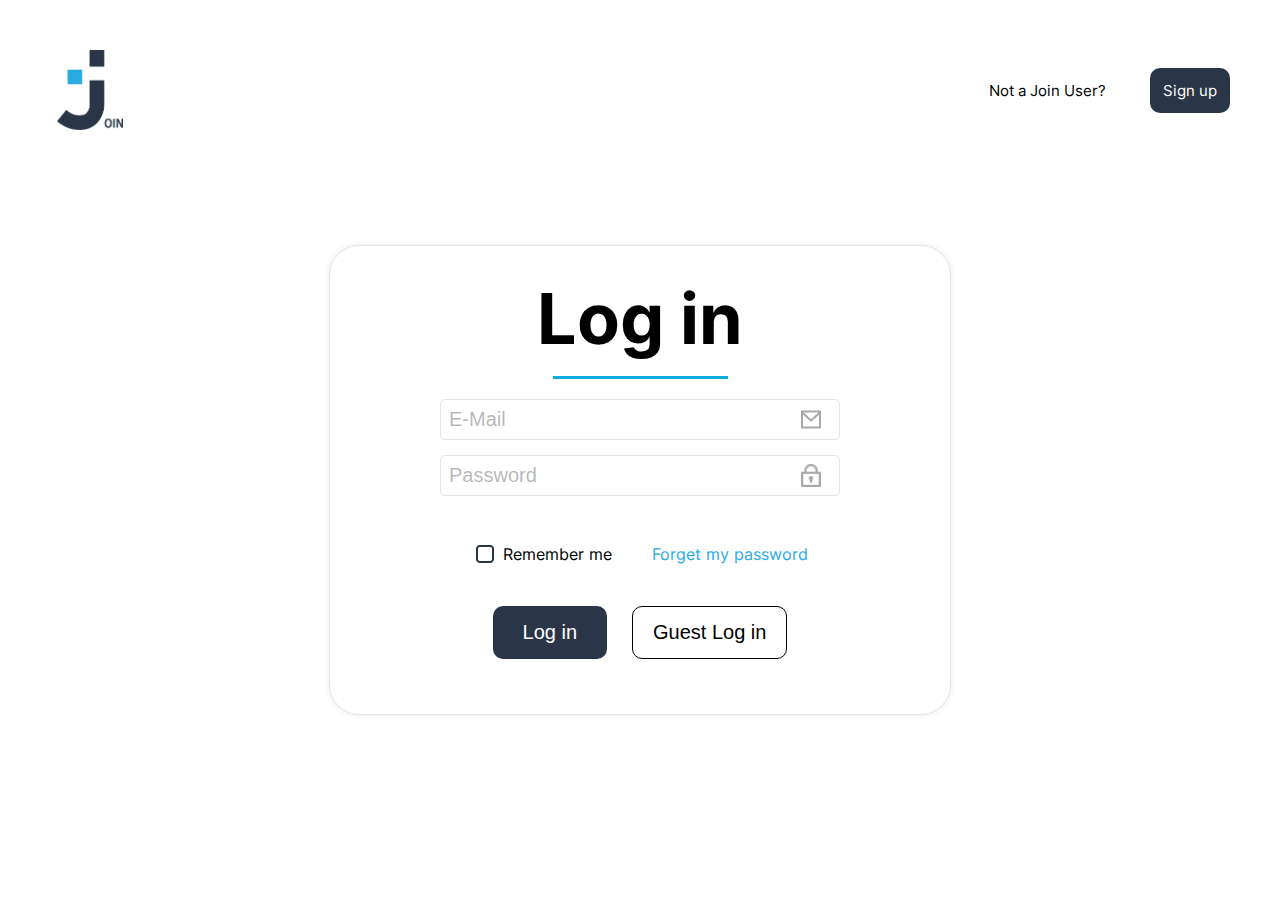
<file: index.html>
<!DOCTYPE html>
<html lang="en">

<head>
    <meta charset="UTF-8">
    <meta http-equiv="X-UA-Compatible" content="IE=edge">
    <meta name="viewport" content="width=device-width, initial-scale=1.0">
    <title>Login</title>
    
    <!-- FAVICON -->
    <link rel="apple-touch-icon" sizes="120x120" href="./src/favicon/apple-touch-icon.png">
    <link rel="icon" type="image/png" sizes="32x32" href="./src/favicon/favicon-32x32.png">
    <link rel="icon" type="image/png" sizes="16x16" href="./src/favicon/favicon-16x16.png">
    <link rel="manifest" href="./src/favicon/site.webmanifest">
    <link rel="mask-icon" href="./src/favicon/safari-pinned-tab.svg" color="#5bbad5">
    <meta name="msapplication-TileColor" content="#da532c">
    <meta name="theme-color" content="#ffffff">

    <!-- CSS -->
    <link rel="stylesheet" href="./src/css/login.css">
    <link rel="stylesheet" href="./src/css/fonts.css">
    <link rel="stylesheet" href="./src/css/loginMobileCss.css">

    <!-- JS -->
    <script src="./src/scripts/script.js"></script>
    <script src="./src/scripts/storage.js"></script>
    <script src="./src/scripts/registerlogin.js"></script>
    <script src="./src/scripts/summary.js"></script>
    <script src="./src/scripts/dataBase.js"></script>
</head>

<body onload="logininit(true)">
    <div class="join-Logo-Container login-animation-container">
        <img id="join-logo" src="./src/img/logo_blue_join.png" alt="Join-Blue-Logo">
        <img id="joinLogoMobile" class="join-logo-mobile" src="./src/img/logo_blue_join.png" alt="Join-Blue-Logo">
        <div class="signIn-Container">Not a Join User? <a class="sign-Up-Button" href="register.html">Sign up</a></div>
    </div>
    <div class="login-Container">
        <div class="login-password-content">
            <div class="login-head">
                <h1>Log in</h1>
                <div class="blue-line"></div>
            </div>
            <form onsubmit="login(); return false;" autocomplete="on">
                <div class="main-input-button-container">
                    <div class="login-password-input-area">
                        <input class="email-input" type="email" name="email" placeholder="E-Mail" id="email">
                        <span class="dNone" id="login-user-error" style="color: red">User unknown. Please signup
                            first</span>
                        <input class="password-input" type="password" name="password" placeholder="Password"
                            id="password">
                    </div>
                    <div class="registeredMsg dNone" id="regMsg">
                        <div>You have successfully registered!</div>
                    </div>
                    <div class="checkbox-container">
                        <div class="checkbox">
                            <!-- <input class="checkbox-input" type="checkbox" name="" id="loginCheckbox"> -->
                            <img src="src/img/unchecked.png" id="remember-me-checkbox" onclick="toggleRememberMe()">
                            <span>Remember me</span>
                        </div>
                        <div class="forget-Password-Container"><a class="forgetpassword"
                                href="forgetpassword.html">Forget my password</a></div>
                    </div>
                    <div class="login-guest-button-container">
                        <button class="sign-in-button">Log in</button>
                        <button onclick="guestLogin()" class="guest-login-button">Guest Log in</button>
                    </div>
                </div>
            </form>
        </div>
    </div>
    <div class="signIn-Container-mobile">Not a Join User? <a class="sign-Up-Button" href="register.html">Sign
            up</a></div>
</body>

</html>
</file>
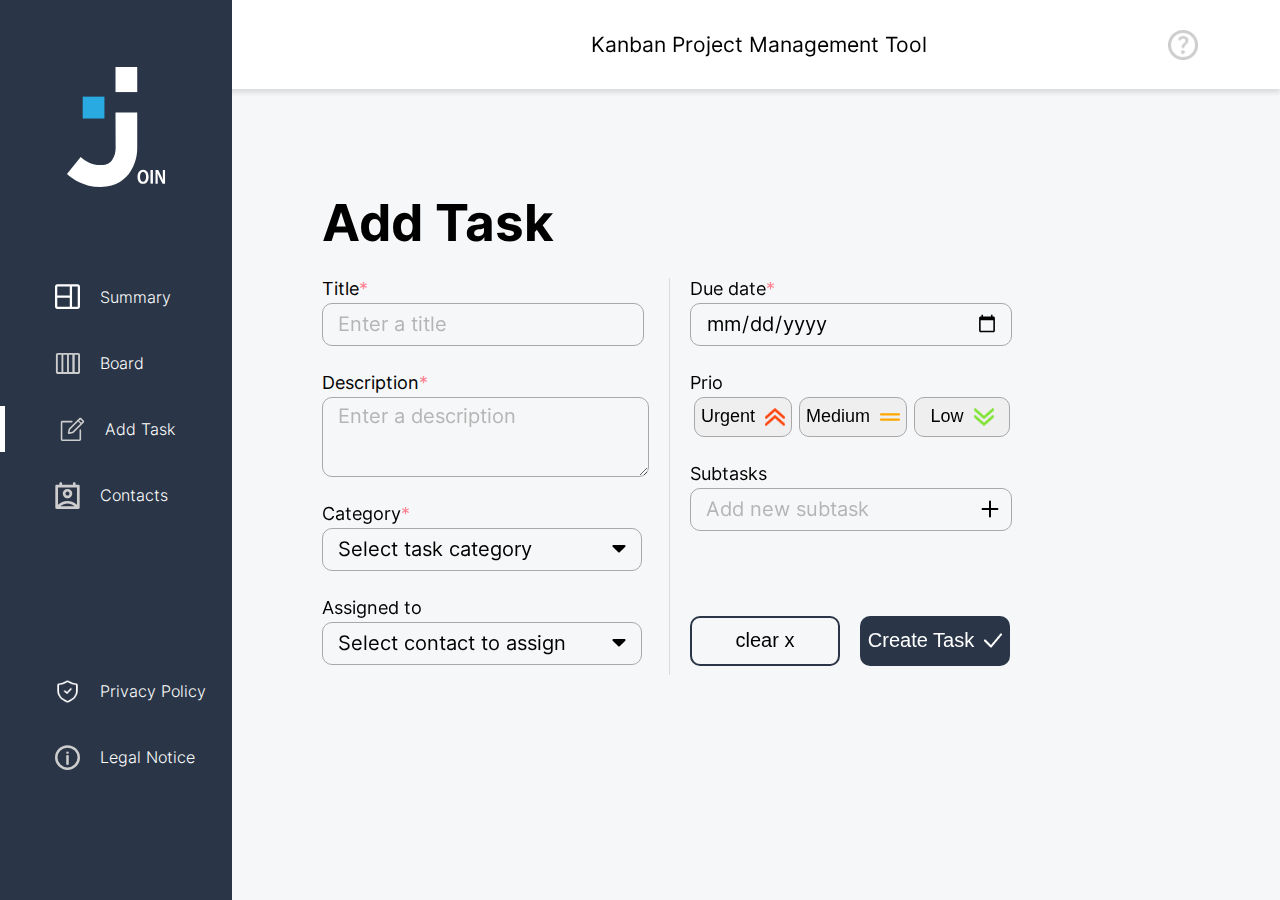
<file: add-task.html>
<!DOCTYPE html>
<html lang="en">

<head>
    <meta charset="UTF-8">
    <meta http-equiv="X-UA-Compatible" content="IE=edge">
    <meta name="viewport" content="width=device-width, initial-scale=1.0">
    <title>Add Task</title>

    <!-- FAVICON -->
    <link rel="apple-touch-icon" sizes="120x120" href="./src/favicon/apple-touch-icon.png">
    <link rel="icon" type="image/png" sizes="32x32" href="./src/favicon/favicon-32x32.png">
    <link rel="icon" type="image/png" sizes="16x16" href="./src/favicon/favicon-16x16.png">
    <link rel="manifest" href="./src/favicon/site.webmanifest">
    <link rel="mask-icon" href="./src/favicon/safari-pinned-tab.svg" color="#5bbad5">
    <meta name="msapplication-TileColor" content="#da532c">
    <meta name="theme-color" content="#ffffff">
    <!-- CSS -->
    <link rel="stylesheet" href="src/css/fonts.css">
    <link rel="stylesheet" href="src/css/header.css">
    <link rel="stylesheet" href="src/css/sidebar.css">
    <link rel="stylesheet" href="src/css/board.css">
    <link rel="stylesheet" href="src/css/add-task.css">
    <link rel="stylesheet" href="src/css/mobile-menu.css">
    <link rel="stylesheet" href="src/css/main.css">
    <!-- Scripts -->
    <script defer src="src/scripts/script.js"></script>
    <script defer src="src/scripts/storage.js"></script>
    <script defer src="src/scripts/dataBase.js"></script>
    <script defer src="src/scripts/board.js"></script>
    <script defer src="src/scripts/board_utilities.js"></script>
    <script defer src="src/scripts/add-task_html_templates.js"></script>
    <script defer src="src/scripts/add-task.js"></script>
</head>

<body onload="initAddTask()">
    <div w3-include-html="src/templates/header.html"></div>
    <div w3-include-html="src/templates/sidebar.html"></div>
    <div w3-include-html="src/templates/add_task_template.html"></div>
</body>

</html>
</file>
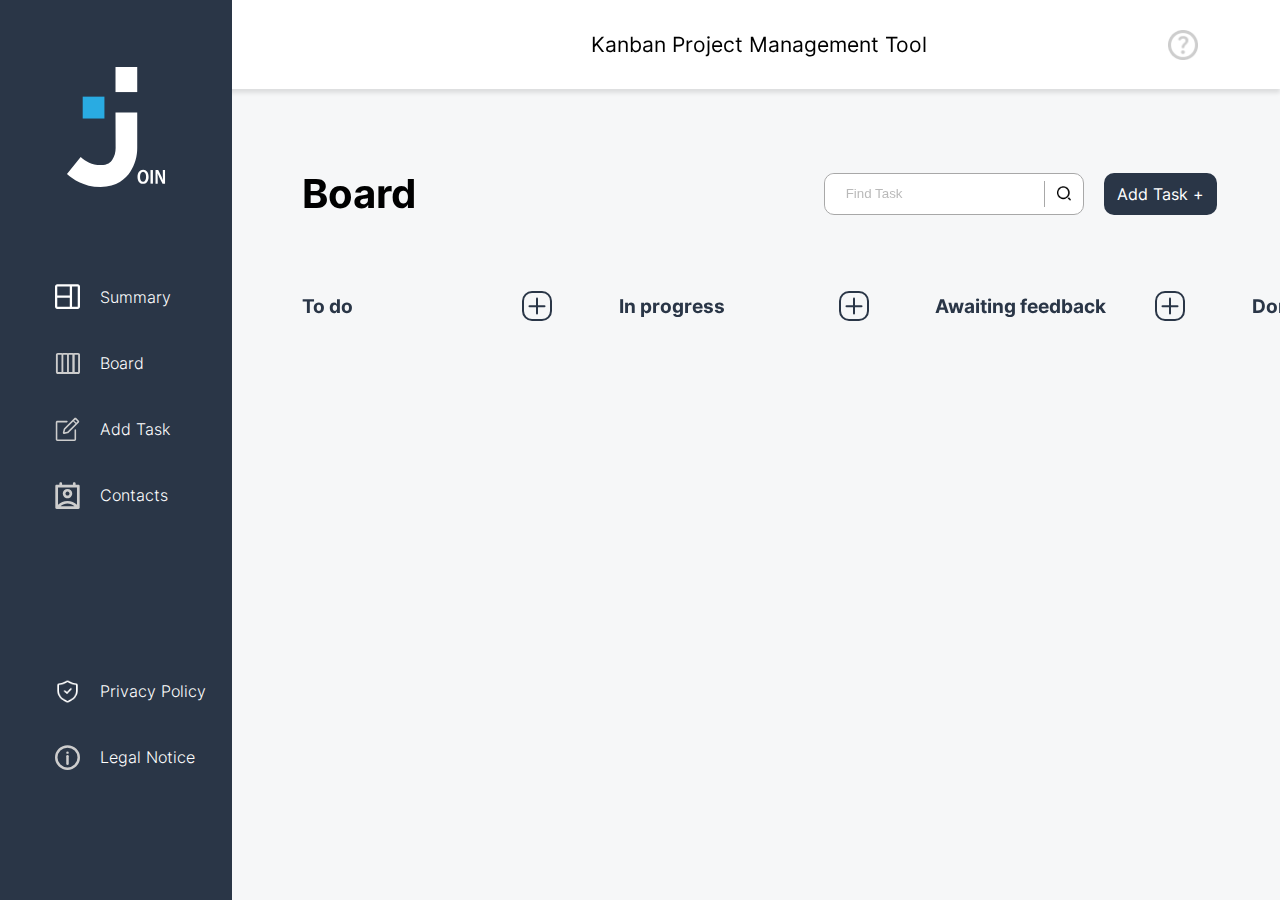
<file: board.html>
<!DOCTYPE html>
<html lang="en">

<head>
    <meta charset="UTF-8">
    <meta http-equiv="X-UA-Compatible" content="IE=edge">
    <meta name="viewport" content="width=device-width, initial-scale=1.0, maximum-scale=1.0">
    <title>Board</title>

    <!-- FAVICON -->
    <link rel="apple-touch-icon" sizes="120x120" href="./src/favicon/apple-touch-icon.png">
    <link rel="icon" type="image/png" sizes="32x32" href="./src/favicon/favicon-32x32.png">
    <link rel="icon" type="image/png" sizes="16x16" href="./src/favicon/favicon-16x16.png">
    <link rel="manifest" href="./src/favicon/site.webmanifest">
    <link rel="mask-icon" href="./src/favicon/safari-pinned-tab.svg" color="#5bbad5">
    <meta name="msapplication-TileColor" content="#da532c">
    <meta name="theme-color" content="#ffffff">
    <!-- CSS -->
    <link rel="stylesheet" href="src/css/fonts.css">
    <link rel="stylesheet" href="src/css/header.css">
    <link rel="stylesheet" href="src/css/sidebar.css">
    <link rel="stylesheet" href="src/css/board.css">
    <link rel="stylesheet" href="src/css/mobile-menu.css">
    <link rel="stylesheet" href="src/css/add-task-board.css">
    <!-- Scripts -->
    <script src="src/scripts/dataBase.js"></script>
    <script async src="src/scripts/script.js"></script>
    <script src="src/scripts/storage.js"></script>
    <script src="src/scripts/board.js"></script>
    <script src="src/scripts/board_utilities.js"></script>
    <script src="src/scripts/board_html_templates.js"></script>
    <script defer src="src/scripts/add-task_html_templates.js"></script>
    <script defer src="src/scripts/add-task.js"></script>
</head>

<body onload="init()">
    <div w3-include-html="src/templates/header.html"></div>
    <div w3-include-html="src/templates/sidebar.html"></div>
    <div id="taskInfoContainer" class="dNone" onclick="closeWindow('taskInfoContainer')"></div>
    <div class="mainContainer">
        <div id="addTaskMobil" onclick="openAddtaskSection()"></div>
        <div id="boardHeader">
            <div id="boardInnerContainer">
                <h1 class="boardHeadline">Board</h1>
                <div id="searchContainer">
                    <div class="searchField">
                        <input type="text" id="inputSearch" placeholder="Find Task">
                        <div class="devider"></div>
                        <img src="src/img/img_board/magnifyingGlass.png" alt="" class="searchFieldImage">
                    </div>
                    <div id="addTask" onclick="openAddtaskSection()">Add Task +</div>
                </div>
            </div>
        </div>
        <div id="boardMainContainer">
            <div class="col">
                <div class="boardControlElements">
                    <h2>To do</h2>
                    <img src="src/img/img_board/plus_button.svg" onclick="openAddtaskSection('toDo')" alt="plus symbol"
                        class="addBtn">
                </div>
                <div id="toDo" class="taskContainer" ondrop="moveTo('toDo')" ondragover="allowDrop(event)"></div>
            </div>
            <div class="col">
                <div class="boardControlElements">
                    <h2>In progress</h2>
                    <img src="src/img/img_board/plus_button.svg" onclick="openAddtaskSection('inProgress')"
                        alt="plus symbol" class="addBtn">
                </div>
                <div id="inProgress" class="taskContainer" ondrop="moveTo('inProgress')" ondragover="allowDrop(event)">
                </div>
            </div>
            <div class="col">
                <div class="boardControlElements">
                    <h2>Awaiting feedback</h2>
                    <img src="src/img/img_board/plus_button.svg" onclick="openAddtaskSection('feedback')"
                        alt="plus symbol" class="addBtn">
                </div>
                <div id="feedback" class="taskContainer" ondrop="moveTo('feedback')" ondragover="allowDrop(event)">
                </div>
            </div>
            <div class="col">
                <div class="boardControlElements">
                    <h2>Done</h2>
                </div>
                <div id="done" class="taskContainer" ondrop="moveTo('done')" ondragover="allowDrop(event)"></div>
            </div>
        </div>
        <div id="add-wrapper" onclick="closeWindow('modalAddtask')">
            <div id="modalAddtask" class="addTaskOuterContainer dNone">
                <div class="add-task-card" id="transition" onclick="doNotClose(event)">
                    <div w3-include-html="src/templates/add_task_template.html"></div>
                </div>
            </div>
        </div>
    </div>
</body>

</html>
</file>
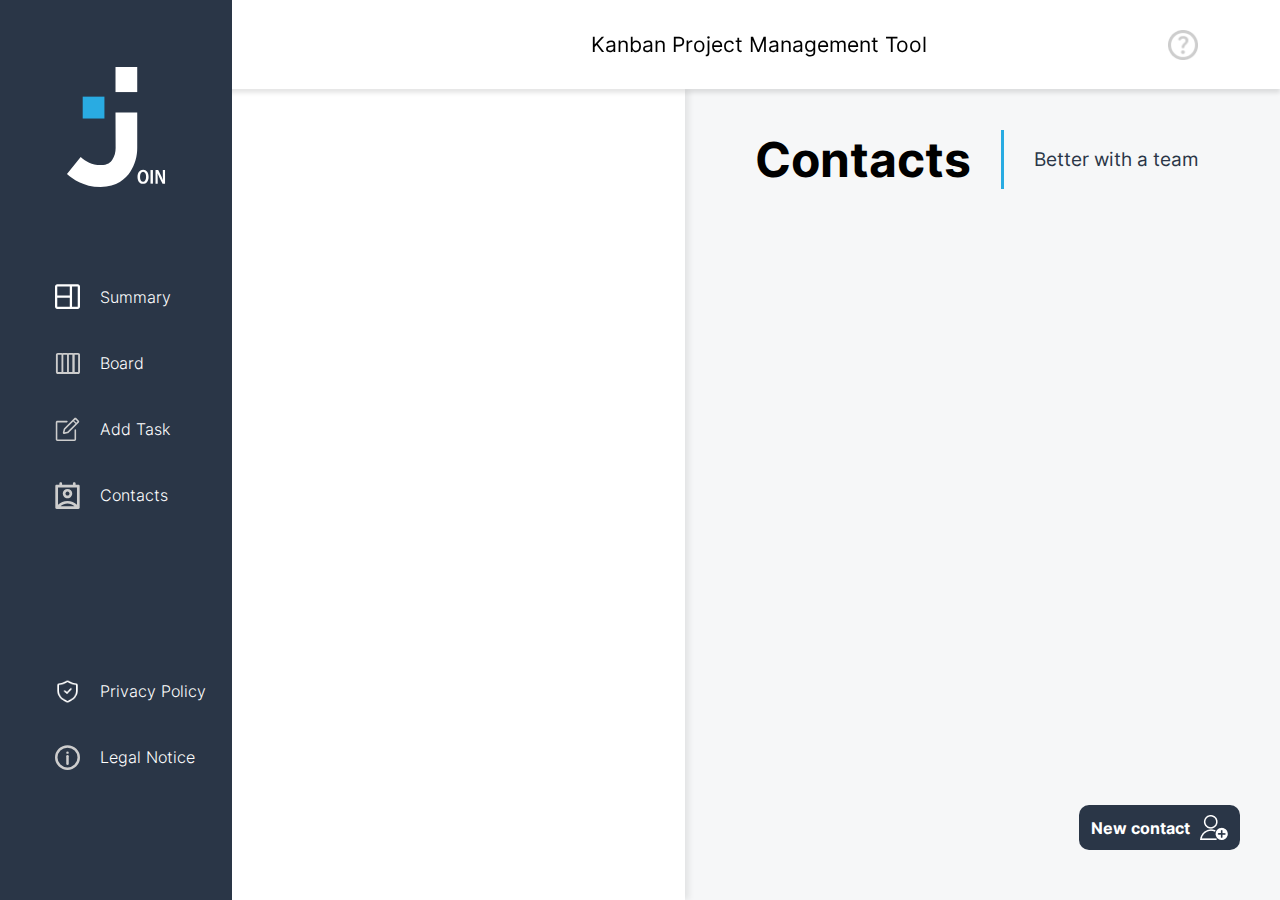
<file: contacts.html>
<!DOCTYPE html>
<html lang="en">

<head>
    <meta charset="UTF-8">
    <meta http-equiv="X-UA-Compatible" content="IE=edge">
    <meta name="viewport" content="width=device-width, initial-scale=1.0, viewport-fit=cover">
    <title>Contacts</title>

    <!-- FAVICON -->
    <link rel="apple-touch-icon" sizes="120x120" href="./src/favicon/apple-touch-icon.png">
    <link rel="icon" type="image/png" sizes="32x32" href="./src/favicon/favicon-32x32.png">
    <link rel="icon" type="image/png" sizes="16x16" href="./src/favicon/favicon-16x16.png">
    <link rel="manifest" href="./src/favicon/site.webmanifest">
    <link rel="mask-icon" href="./src/favicon/safari-pinned-tab.svg" color="#5bbad5">
    <meta name="msapplication-TileColor" content="#da532c">
    <meta name="theme-color" content="#ffffff">
    <!-- CSS -->
    <link rel="stylesheet" href="src/css/fonts.css">
    <link rel="stylesheet" href="src/css/header.css">
    <link rel="stylesheet" href="src/css/sidebar.css">
    <link rel="stylesheet" href="src/css/contacts.css">
    <link rel="stylesheet" href="src/css/mobile-menu.css">
    <!-- Scripts -->
    <script src="src/scripts/script.js"></script>
    <script src="src/scripts/storage.js"></script>
    <script src="src/scripts/dataBase.js"></script>
    <script src="src/scripts/contacts_html_templates.js"></script>
    <script src="src/scripts/contacts_utilities.js"></script>
    <script src="src/scripts/contacts_main.js"></script>
</head>

<body onload="init()">
    <div w3-include-html="src/templates/header.html"></div>
    <div w3-include-html="src/templates/sidebar.html"></div>
    <div id="addContactMainContainer" class="dNone" onclick="openAndCloseNewContactWindow()">
        <div id="addContactContainer" class="addContactContainer" onclick="doNotClose(event)"></div>
    </div>
    <div id="contactsMainContainer">
        <div onclick="renderCreateContactWindow()" class="addContactBtnMobile"><img
                src="src/img/img_contacts/addContact_img.png" alt="logo of small person"></div>
        <div id="contactList"></div>
        <div id="contactView">
            <div id="contactHeader">
                <img onclick="closeContactCard()" class="arrowBack dNone" src="src/img/img_contacts/arrow_back.svg">
                <h1>Contacts</h1>
                <div class="devider"></div>
                <span>Better with a team</span>
            </div>
            <div id="fullContactCard"></div>
            <div onclick="renderCreateContactWindow()" class="addContactBtnDesktop addContactBtnStyle">New contact<img
                    src="src/img/img_contacts/addContact_img.png" alt="logo of small person"></div>
        </div>
    </div>
    <div id="contactCreatedAlert" class="coloredBtn dNone"></div>
</body>

</html>
</file>
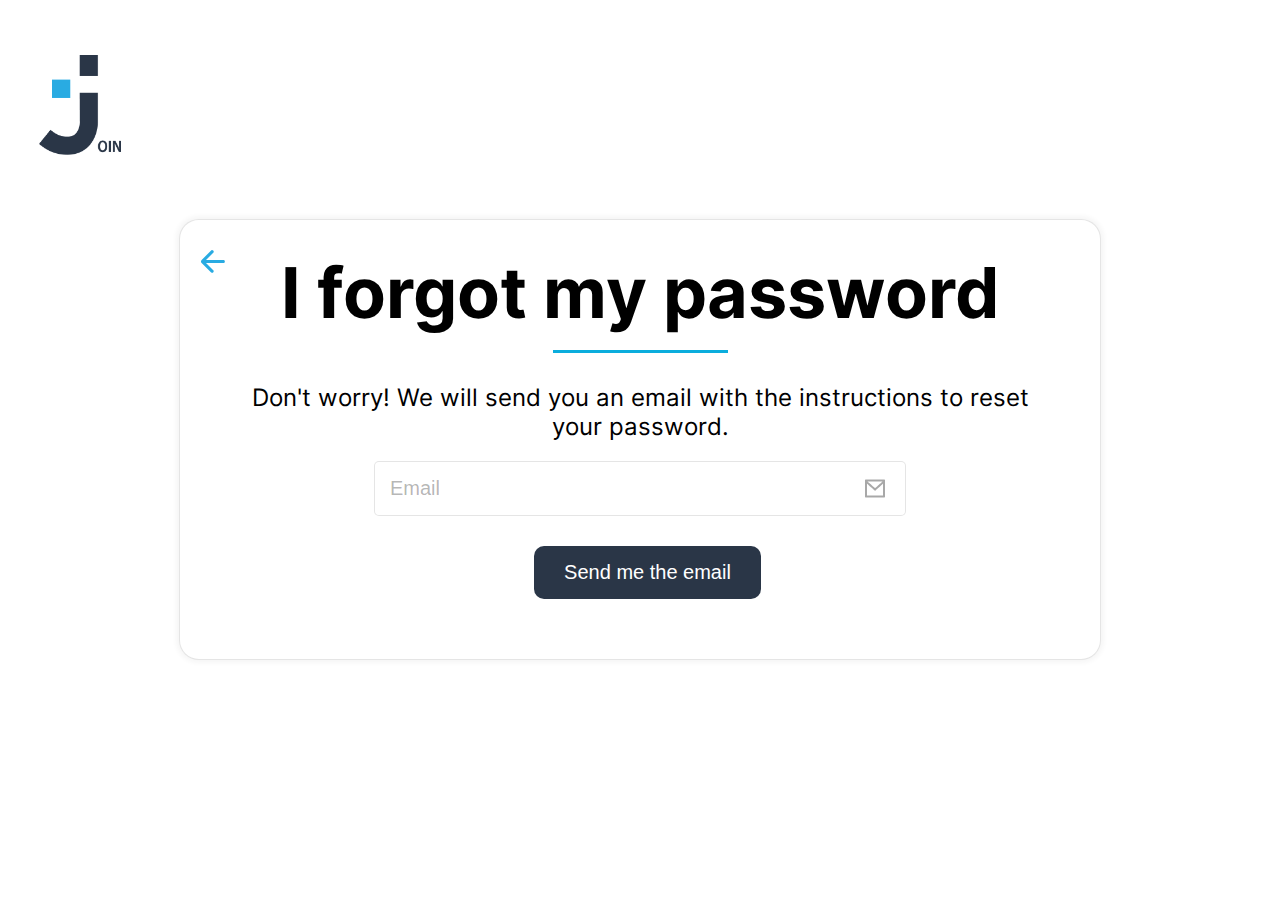
<file: forgetpassword.html>
<!DOCTYPE html>
<html lang="en">

<head>
    <meta charset="UTF-8">
    <meta http-equiv="X-UA-Compatible" content="IE=edge">
    <meta name="viewport" content="width=device-width, initial-scale=1.0">

    <!-- FAVICON -->
    <link rel="apple-touch-icon" sizes="120x120" href="./src/favicon/apple-touch-icon.png">
    <link rel="icon" type="image/png" sizes="32x32" href="./src/favicon/favicon-32x32.png">
    <link rel="icon" type="image/png" sizes="16x16" href="./src/favicon/favicon-16x16.png">
    <link rel="manifest" href="./src/favicon/site.webmanifest">
    <link rel="mask-icon" href="./src/favicon/safari-pinned-tab.svg" color="#5bbad5">
    <meta name="msapplication-TileColor" content="#da532c">
    <meta name="theme-color" content="#ffffff">
    <link rel="stylesheet" href="./src/css/forgetpassword.css">
    <link rel="stylesheet" href="./src/css/fonts.css">
    <script src="./src/scripts/forgetpassword.js"></script>
    <script src="./src/scripts/storage.js"></script>
    <title>ForgetPassword</title>
</head>

<body onload="init()">
    <div class="passwordreset-logo-container">
        <img class="blue-logo" src="./src/img/logo_blue_join.png">
    </div>
    <div class="passwordreset-container">
        <div class="passwordreset-header">
            <a href="index.html"><img src="./src/img/left-arrow.png" alt=""></a>
            <h1>I forgot my password</h1>
            <div class="blue-line"></div>
            <div class="passwortreset-text">
                <h2>Don't worry! We will send you an email with the instructions to reset your password.</h2>
            </div>
            <Form onsubmit="forgetPassword(); return false;">
                <div class="email-Container">
                    <div class="input-passwordreset">
                        <input class="email-input" type="email" name="email" placeholder="Email" id="eMail" required>
                    </div>
                    <div class="resetPassword-Button-container">
                        <button id="sendButton" class="resetPassword-Button">Send me the email</button>
                    </div>
                </div>
            </Form>
        </div>
    </div>
    <div class="sendMailContainer dNone" id="sendMail">
        <img src="./src/img/emailSent.svg" alt="">
    </div>
</body>

</html>
</file>
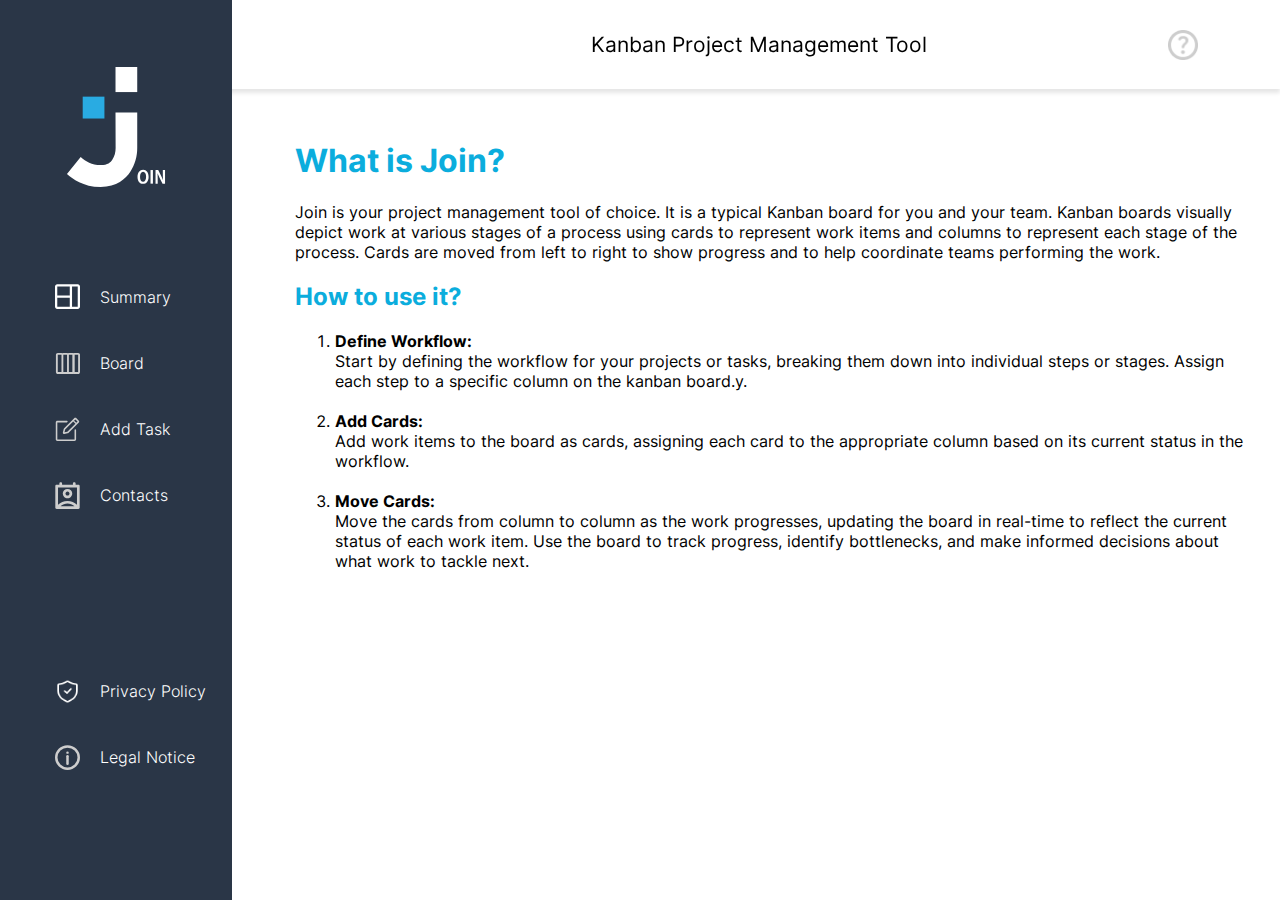
<file: help.html>
<!DOCTYPE html>
<html lang="en">

<head>
    <meta charset="UTF-8">
    <meta http-equiv="X-UA-Compatible" content="IE=edge">
    <meta name="viewport" content="width=device-width, initial-scale=1.0">
    <title>Help</title>

    <!-- FAVICON -->
    <link rel="apple-touch-icon" sizes="120x120" href="./src/favicon/apple-touch-icon.png">
    <link rel="icon" type="image/png" sizes="32x32" href="./src/favicon/favicon-32x32.png">
    <link rel="icon" type="image/png" sizes="16x16" href="./src/favicon/favicon-16x16.png">
    <link rel="manifest" href="./src/favicon/site.webmanifest">
    <link rel="mask-icon" href="./src/favicon/safari-pinned-tab.svg" color="#5bbad5">
    <meta name="msapplication-TileColor" content="#da532c">
    <meta name="theme-color" content="#ffffff">
    <!-- CSS -->
    <link rel="stylesheet" href="src/css/fonts.css">
    <link rel="stylesheet" href="src/css/header.css">
    <link rel="stylesheet" href="src/css/sidebar.css">
    <link rel="stylesheet" href="src/css/help.css">
    <link rel="stylesheet" href="src/css/mobile-menu.css">
    <!-- Scripts -->
    <script src="src/scripts/script.js"></script>
</head>

<body onload="includeHTML().then(generateLoggedinUserLogo)">
    <div w3-include-html="src/templates/header.html"></div>
    <div w3-include-html="src/templates/sidebar.html"></div>
    <div class="help">
        <h1>What is Join?</h1>
        <p>
            Join is your project management tool of choice. It is a typical Kanban board for you and your team. 
            Kanban boards visually depict work at various stages of a process using cards to represent work items 
            and columns to represent each stage of the process. Cards are moved from left to right to show 
            progress and to help coordinate teams performing the work.
        </p>
        <h2>How to use it?</h2>
        <ol>
            <li>
                <strong>Define Workflow:</strong><br>
                Start by defining the workflow for your projects or tasks, breaking them down into individual steps or stages. Assign each step to a specific column on the kanban board.y.
            </li>
            <li>
                <strong>Add Cards:</strong><br>
                Add work items to the board as cards, assigning each card to the appropriate column based on its current status in the workflow.
            </li>
            <li>
                <strong>Move Cards:</strong><br> 
                Move the cards from column to column as the work progresses, updating the board in real-time to reflect the current status of each work item. Use the board to track progress, 
                identify bottlenecks, and make informed decisions about what work to tackle next.
            </li>
        </ol>
    </div>

</body>

</html>
</file>
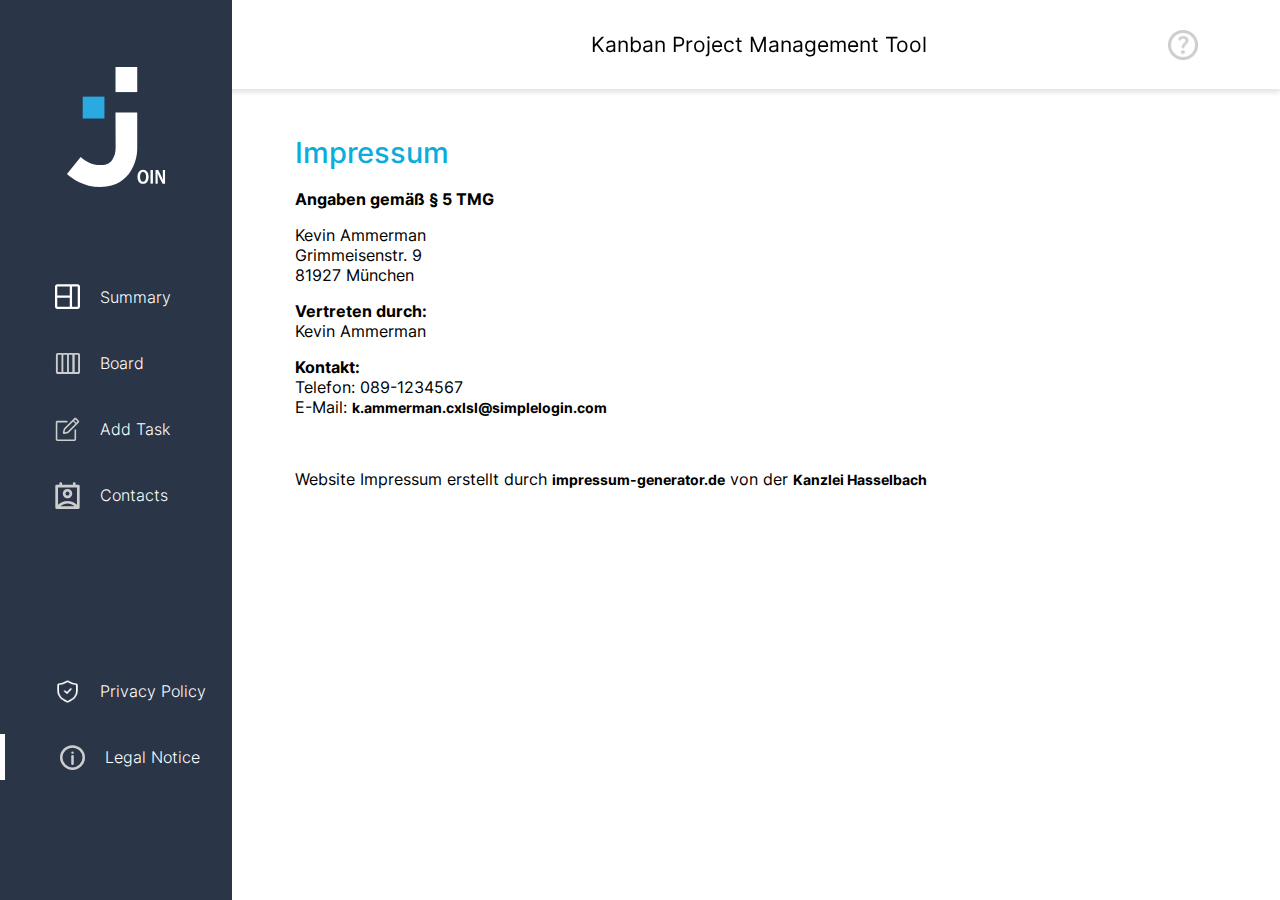
<file: impressum.html>
<!DOCTYPE html>
<html lang="en">

<head>
    <meta charset="UTF-8">
    <meta http-equiv="X-UA-Compatible" content="IE=edge">
    <meta name="viewport" content="width=device-width, initial-scale=1.0">
    <title>Impressum</title>

    <!-- FAVICON -->
    <link rel="apple-touch-icon" sizes="120x120" href="./src/favicon/apple-touch-icon.png">
    <link rel="icon" type="image/png" sizes="32x32" href="./src/favicon/favicon-32x32.png">
    <link rel="icon" type="image/png" sizes="16x16" href="./src/favicon/favicon-16x16.png">
    <link rel="manifest" href="./src/favicon/site.webmanifest">
    <link rel="mask-icon" href="./src/favicon/safari-pinned-tab.svg" color="#5bbad5">
    <meta name="msapplication-TileColor" content="#da532c">
    <meta name="theme-color" content="#ffffff">
    <!-- CSS -->
    <link rel="stylesheet" href="src/css/fonts.css">
    <link rel="stylesheet" href="src/css/header.css">
    <link rel="stylesheet" href="src/css/sidebar.css">
    <link rel="stylesheet" href="src/css/impressum.css">
    <link rel="stylesheet" href="src/css/mobile-menu.css">
    <!-- Scripts -->
    <script src="src/scripts/script.js"></script>
</head>

<body onload="includeHTML().then(initImpressum)">
    <div w3-include-html="src/templates/header.html"></div>
    <div w3-include-html="src/templates/sidebar.html"></div>
    <div class="impressum">
        <div class="arrow-back-btn dNone" onclick="goBack()"></div>
        <h1 class="topic">Impressum</h1>
        <p>Angaben gemäß § 5 TMG</p>
        <p>Kevin Ammerman <br>
            Grimmeisenstr. 9<br>
            81927 München <br>
        </p>
        <p> <strong>Vertreten durch: </strong><br>
            Kevin Ammerman<br>
        </p>
        <p><strong>Kontakt:</strong> <br>
            Telefon: 089-1234567<br>
            E-Mail: <a href='mailto:k.ammerman.cxlsl@simplelogin.com'>k.ammerman.cxlsl@simplelogin.com</a></br></p>
        <br>
        <p>Website Impressum erstellt durch <a href="https://www.impressum-generator.de">impressum-generator.de</a> von
            der <a href="https://www.kanzlei-hasselbach.de/" rel="nofollow">Kanzlei Hasselbach</a></p>
    </div>

</body>

</html>
</file>
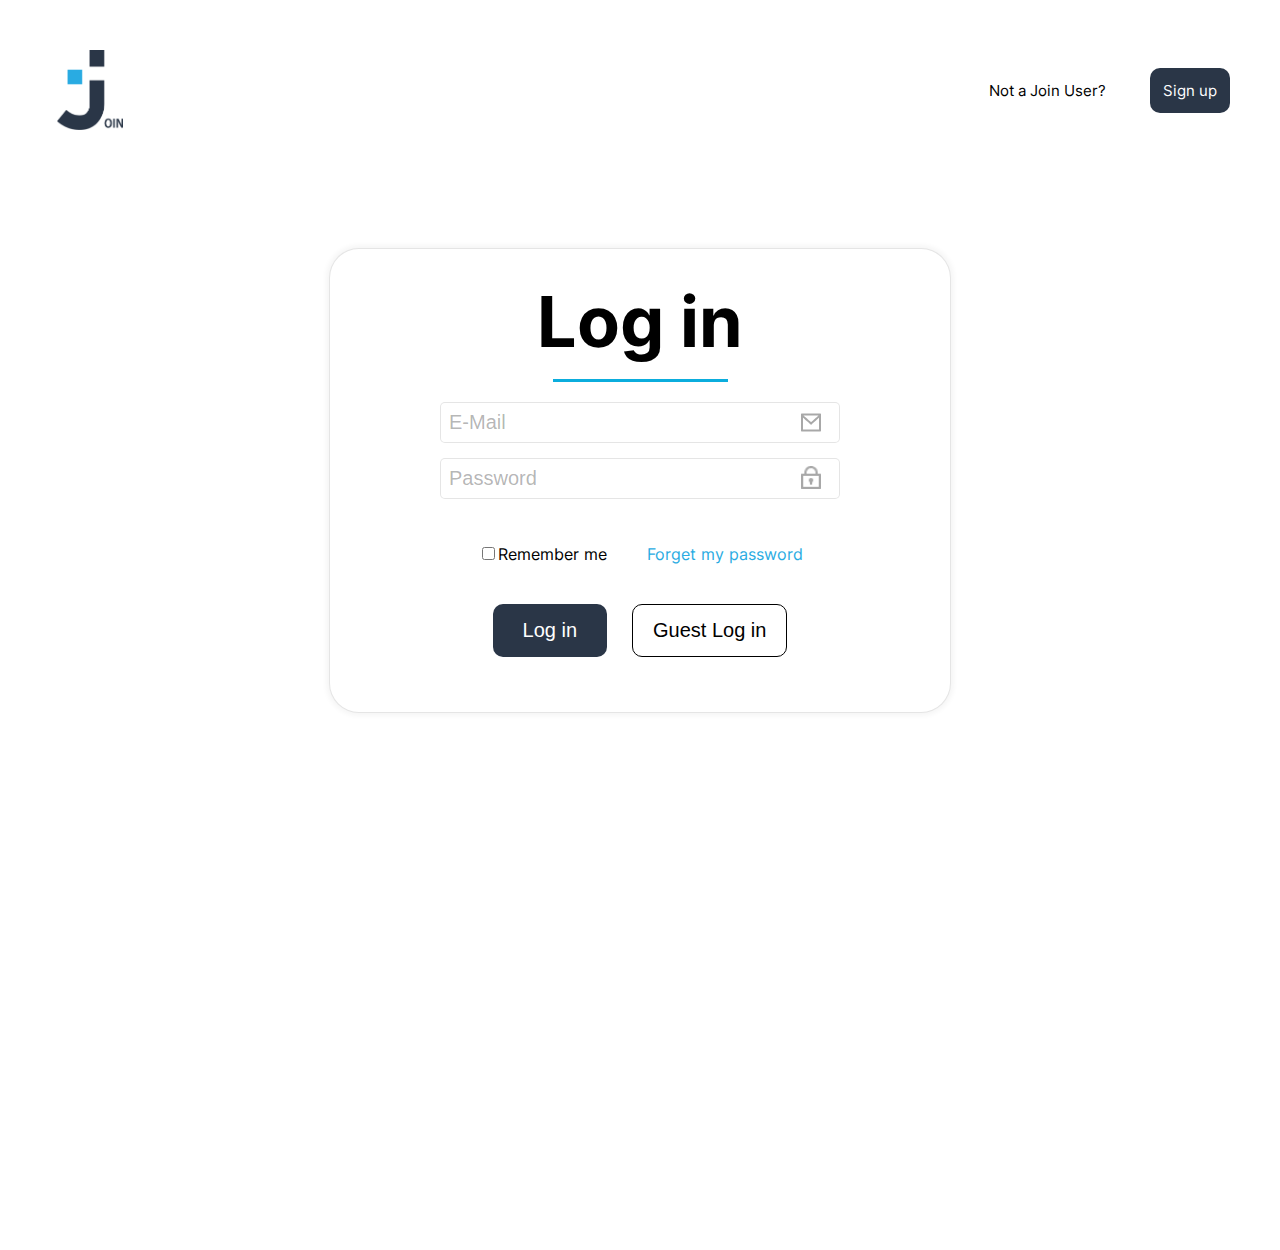
<file: login.html>
<!DOCTYPE html>
<html lang="en">

<head>
    <meta charset="UTF-8">
    <meta http-equiv="X-UA-Compatible" content="IE=edge">
    <meta name="viewport" content="width=device-width, initial-scale=1.0">

    <!-- FAVICON -->
    <link rel="apple-touch-icon" sizes="120x120" href="./src/favicon/apple-touch-icon.png">
    <link rel="icon" type="image/png" sizes="32x32" href="./src/favicon/favicon-32x32.png">
    <link rel="icon" type="image/png" sizes="16x16" href="./src/favicon/favicon-16x16.png">
    <link rel="manifest" href="./src/favicon/site.webmanifest">
    <link rel="mask-icon" href="./src/favicon/safari-pinned-tab.svg" color="#5bbad5">
    <meta name="msapplication-TileColor" content="#da532c">
    <meta name="theme-color" content="#ffffff">

    <!-- CSS -->
    <link rel="stylesheet" href="./src/css/login.css">
    <link rel="stylesheet" href="./src/css/fonts.css">
    <link rel="stylesheet" href="./src/css/loginMobileCss.css">

    <!-- JS -->
    <script src="./src/scripts/storage.js"></script>
    <script src="./src/scripts/registerlogin.js"></script>
    <script src="./src/scripts/summary.js"></script>
    <script src="./src/scripts/dataBase.js"></script>

    <title>Login</title>
    <!-- FAVICON -->
    <link rel="apple-touch-icon" sizes="120x120" href="./src/favicon/apple-touch-icon.png">
    <link rel="icon" type="image/png" sizes="32x32" href="./src/favicon/favicon-32x32.png">
    <link rel="icon" type="image/png" sizes="16x16" href="./src/favicon/favicon-16x16.png">
    <link rel="manifest" href="./src/favicon/site.webmanifest">
    <link rel="mask-icon" href="./src/favicon/safari-pinned-tab.svg" color="#5bbad5">
    <meta name="msapplication-TileColor" content="#da532c">
    <meta name="theme-color" content="#ffffff">
</head>

<body onload="logininit()">
    <div class="join-Logo-Container login-animation-container">
        <img id="join-logo" src="./src/img/logo_blue_join.png" alt="Join-Blue-Logo">
        <img id="joinLogoMobile" class="join-logo-mobile" src="./src/img/logo_blue_join.png" alt="Join-Blue-Logo">
        <div class="signIn-Container">Not a Join User? <a class="sign-Up-Button" href="register.html">Sign up</a></div>
    </div>
    <div class="login-Container">
        <div class="login-password-content">
            <div class="login-head">
                <h1>Log in</h1>
                <div class="blue-line"></div>
            </div>
            <form onsubmit="login(); return false;" autocomplete="on">
                <div class="main-input-button-container">
                    <div class="login-password-input-area">
                        <input class="email-input" type="email" name="email" placeholder="E-Mail" id="email">
                        <span class="dNone" id="login-user-error" style="color: red">User unknown. Please signup
                            first</span>
                        <input class="password-input" type="password" name="password" placeholder="Password"
                            id="password">
                    </div>
                    <div class="checkbox-container">
                        <div class="checkbox"><input class="checkbox-input" type="checkbox" name="" id="loginCheckbox">
                            <label for="remember-me">Remember me</label></div>
                        <div class="forget-Password-Container"><a class="forgetpassword"
                                href="forgetpassword.html">Forget my password</a></div>
                    </div>
                    <div class="login-guest-button-container">
                        <button class="sign-in-button">Log in</button>
                        <button onclick="guestLogin()" class="guest-login-button">Guest Log in</button>
                    </div>
                </div>
            </form>
        </div>
    </div>
    <div class="signIn-Container-mobile dNone">Not a Join User? <a class="sign-Up-Button" href="register.html">Sign
            up</a></div>
    <div class="message-container">
        <div class="message" id="msgBox"></div>
    </div>
</body>

</html>
</file>
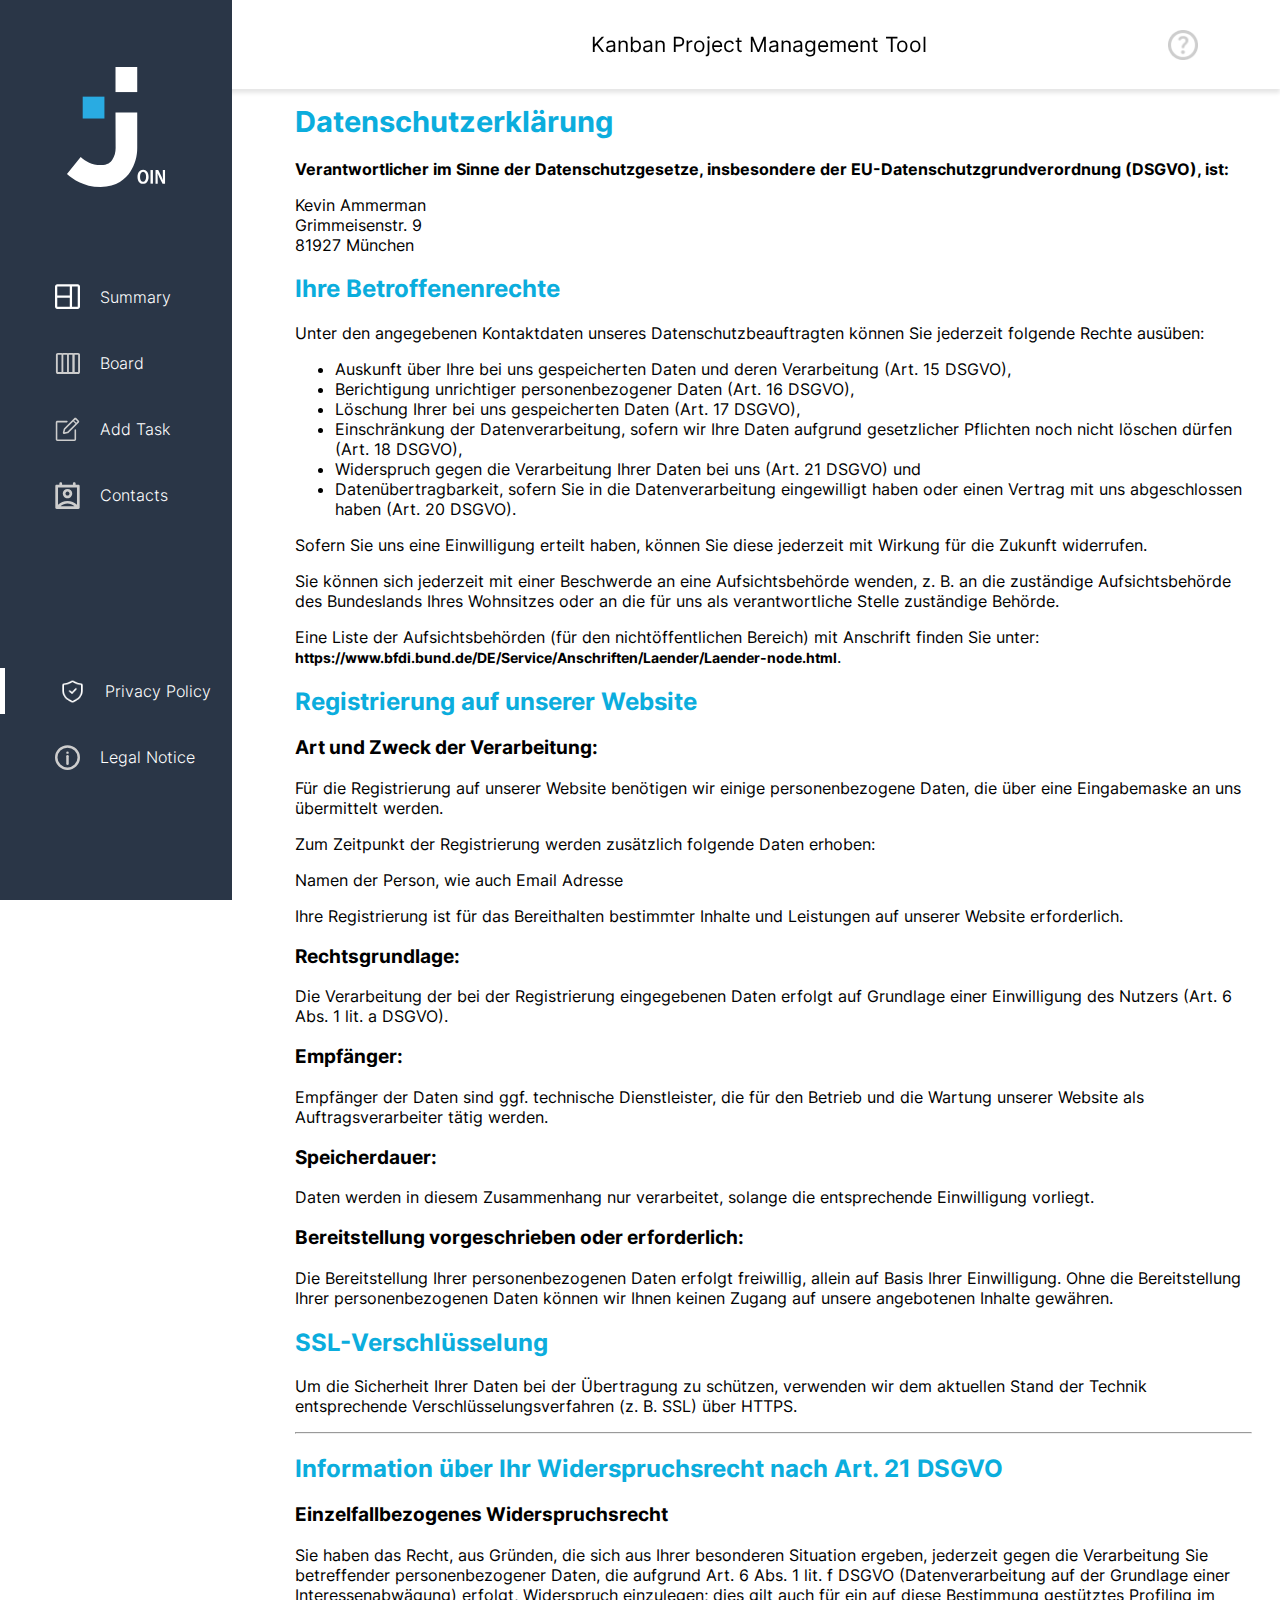
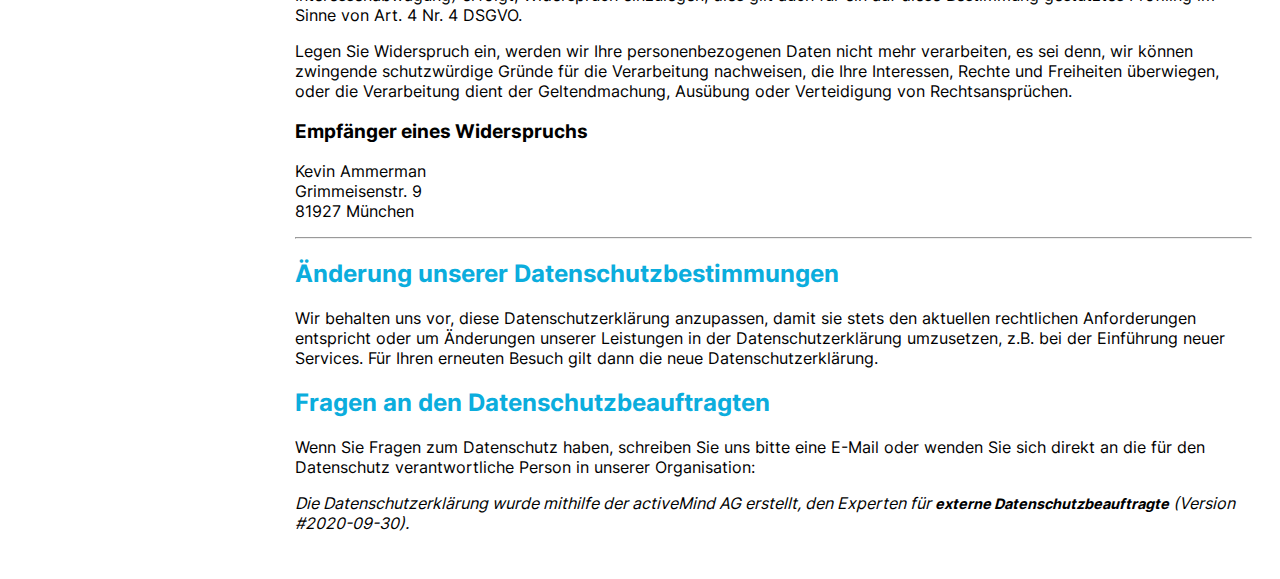
<file: privacy.html>
<!DOCTYPE html>
<html lang="en">

<head>
    <meta charset="UTF-8">
    <meta http-equiv="X-UA-Compatible" content="IE=edge">
    <meta name="viewport" content="width=device-width, initial-scale=1.0">
    <title>Impressum</title>

    <!-- FAVICON -->
    <link rel="apple-touch-icon" sizes="120x120" href="./src/favicon/apple-touch-icon.png">
    <link rel="icon" type="image/png" sizes="32x32" href="./src/favicon/favicon-32x32.png">
    <link rel="icon" type="image/png" sizes="16x16" href="./src/favicon/favicon-16x16.png">
    <link rel="manifest" href="./src/favicon/site.webmanifest">
    <link rel="mask-icon" href="./src/favicon/safari-pinned-tab.svg" color="#5bbad5">
    <meta name="msapplication-TileColor" content="#da532c">
    <meta name="theme-color" content="#ffffff">
    <!-- CSS -->
    <link rel="stylesheet" href="src/css/fonts.css">
    <link rel="stylesheet" href="src/css/header.css">
    <link rel="stylesheet" href="src/css/sidebar.css">
    <link rel="stylesheet" href="src/css/impressum.css">
    <link rel="stylesheet" href="src/css/mobile-menu.css">
    <!-- Scripts -->
    <script src="src/scripts/script.js"></script>
</head>

<body onload="includeHTML().then(initPrivacy)">
    <div w3-include-html="src/templates/header.html"></div>
    <div w3-include-html="src/templates/sidebar.html"></div>
    <div class="impressum">
        <div class="arrow-back-btn dNone" onclick="goBack()"></div>
        <h1 class="blue-headline privacy-headline">Datenschutzerklärung</h1>
        <p>Verantwortlicher im Sinne der Datenschutzgesetze, insbesondere der EU-Datenschutzgrundverordnung (DSGVO),
            ist:</p>
        <p>Kevin Ammerman <br>
            Grimmeisenstr. 9<br>
            81927 München <br>
        </p>
        <h2 class="blue-headline">Ihre Betroffenenrechte</h2>
        <p>Unter den angegebenen Kontaktdaten unseres Datenschutzbeauftragten können Sie jederzeit folgende Rechte
            ausüben:</p>
        <ul>
            <li>Auskunft über Ihre bei uns gespeicherten Daten und deren Verarbeitung (Art. 15 DSGVO),</li>
            <li>Berichtigung unrichtiger personenbezogener Daten (Art. 16 DSGVO),</li>
            <li>Löschung Ihrer bei uns gespeicherten Daten (Art. 17 DSGVO),</li>
            <li>Einschränkung der Datenverarbeitung, sofern wir Ihre Daten aufgrund gesetzlicher Pflichten noch nicht
                löschen dürfen (Art. 18 DSGVO),</li>
            <li>Widerspruch gegen die Verarbeitung Ihrer Daten bei uns (Art. 21 DSGVO) und</li>
            <li>Datenübertragbarkeit, sofern Sie in die Datenverarbeitung eingewilligt haben oder einen Vertrag mit uns
                abgeschlossen haben (Art. 20 DSGVO).</li>
        </ul>
        <p>Sofern Sie uns eine Einwilligung erteilt haben, können Sie diese jederzeit mit Wirkung für die Zukunft
            widerrufen.</p>
        <p>Sie können sich jederzeit mit einer Beschwerde an eine Aufsichtsbehörde wenden, z. B. an die zuständige
            Aufsichtsbehörde des Bundeslands Ihres Wohnsitzes oder an die für uns als verantwortliche Stelle zuständige
            Behörde.</p>
        <p>Eine Liste der Aufsichtsbehörden (für den nichtöffentlichen Bereich) mit Anschrift finden Sie unter: <a
                href="https://www.bfdi.bund.de/DE/Service/Anschriften/Laender/Laender-node.html" target="_blank"
                rel="noopener nofollow">https://www.bfdi.bund.de/DE/Service/Anschriften/Laender/Laender-node.html</a>.
        </p>
        <p></p>
        <h2 class="blue-headline">Registrierung auf unserer Website</h2>
        <h3>Art und Zweck der Verarbeitung:</h3>
        <p>Für die Registrierung auf unserer Website benötigen wir einige personenbezogene Daten, die über eine
            Eingabemaske an uns übermittelt werden. </p>
        <p>Zum Zeitpunkt der Registrierung werden zusätzlich folgende Daten erhoben:</p>
        <p>Namen der Person, wie auch Email Adresse</p>
        <p>Ihre Registrierung ist für das Bereithalten bestimmter Inhalte und Leistungen auf unserer Website
            erforderlich.</p>
        <h3>Rechtsgrundlage:</h3>
        <p>Die Verarbeitung der bei der Registrierung eingegebenen Daten erfolgt auf Grundlage einer Einwilligung des
            Nutzers (Art. 6 Abs. 1 lit. a DSGVO).</p>
        <h3>Empfänger:</h3>
        <p>Empfänger der Daten sind ggf. technische Dienstleister, die für den Betrieb und die Wartung unserer Website
            als Auftragsverarbeiter tätig werden.</p>
        <p></p>
        <h3>Speicherdauer:</h3>
        <p>Daten werden in diesem Zusammenhang nur verarbeitet, solange die entsprechende Einwilligung vorliegt. </p>
        <h3>Bereitstellung vorgeschrieben oder erforderlich:</h3>
        <p>Die Bereitstellung Ihrer personenbezogenen Daten erfolgt freiwillig, allein auf Basis Ihrer Einwilligung.
            Ohne die Bereitstellung Ihrer personenbezogenen Daten können wir Ihnen keinen Zugang auf unsere angebotenen
            Inhalte gewähren. </p>
        <p></p>
        <h2 class="blue-headline">SSL-Verschlüsselung</h2>
        <p>Um die Sicherheit Ihrer Daten bei der Übertragung zu schützen, verwenden wir dem aktuellen Stand der Technik
            entsprechende Verschlüsselungsverfahren (z. B. SSL) über HTTPS.</p>
        <p></p>
        <hr>
        <h2 class="blue-headline">Information über Ihr Widerspruchsrecht nach Art. 21 DSGVO</h2>
        <h3>Einzelfallbezogenes Widerspruchsrecht</h3>
        <p>Sie haben das Recht, aus Gründen, die sich aus Ihrer besonderen Situation ergeben, jederzeit gegen die
            Verarbeitung Sie betreffender personenbezogener Daten, die aufgrund Art. 6 Abs. 1 lit. f DSGVO
            (Datenverarbeitung auf der Grundlage einer Interessenabwägung) erfolgt, Widerspruch einzulegen; dies gilt
            auch für ein auf diese Bestimmung gestütztes Profiling im Sinne von Art. 4 Nr. 4 DSGVO.</p>
        <p>Legen Sie Widerspruch ein, werden wir Ihre personenbezogenen Daten nicht mehr verarbeiten, es sei denn, wir
            können zwingende schutzwürdige Gründe für die Verarbeitung nachweisen, die Ihre Interessen, Rechte und
            Freiheiten überwiegen, oder die Verarbeitung dient der Geltendmachung, Ausübung oder Verteidigung von
            Rechtsansprüchen.</p>
        <h3>Empfänger eines Widerspruchs</h3>
        <p>Kevin Ammerman <br>
            Grimmeisenstr. 9<br>
            81927 München <br>
        </p>
        <hr>
        <h2 class="blue-headline">Änderung unserer Datenschutzbestimmungen</h2>
        <p>Wir behalten uns vor, diese Datenschutzerklärung anzupassen, damit sie stets den aktuellen rechtlichen
            Anforderungen entspricht oder um Änderungen unserer Leistungen in der Datenschutzerklärung umzusetzen, z.B.
            bei der Einführung neuer Services. Für Ihren erneuten Besuch gilt dann die neue Datenschutzerklärung.</p>
        <h2 class="blue-headline">Fragen an den Datenschutzbeauftragten</h2>
        <p>Wenn Sie Fragen zum Datenschutz haben, schreiben Sie uns bitte eine E-Mail oder wenden Sie sich direkt an die
            für den Datenschutz verantwortliche Person in unserer Organisation:</p>
        <p></p>
        <p><em>Die Datenschutzerklärung wurde mithilfe der activeMind AG erstellt, den Experten für <a
                    href="https://www.activemind.de/datenschutz/datenschutzbeauftragter/" target="_blank"
                    rel="noopener">externe Datenschutzbeauftragte</a> (Version #2020-09-30).</em></p>

    </div>

</body>

</html>
</file>
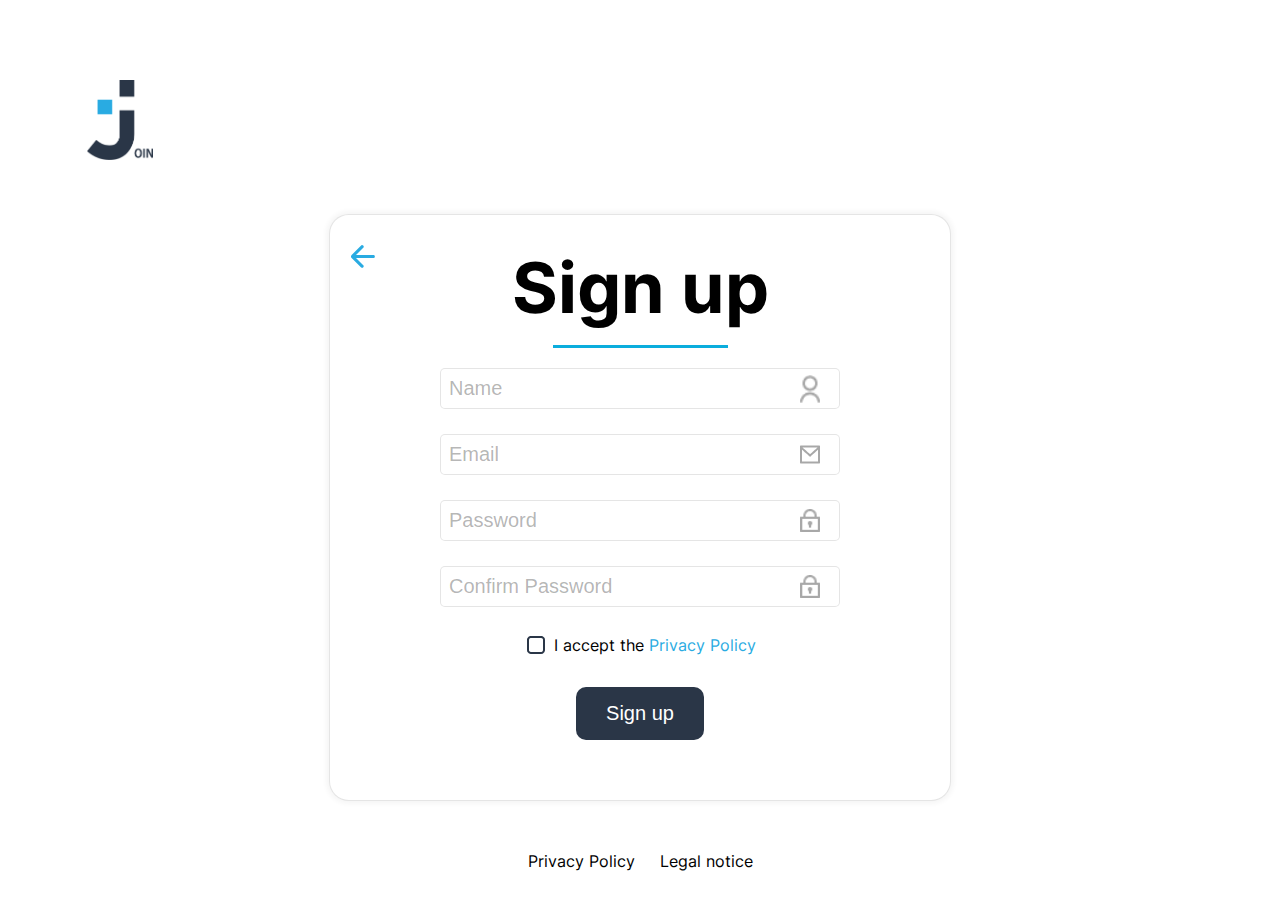
<file: register.html>
<!DOCTYPE html>
<html lang="en">

<head>
    <meta charset="UTF-8">
    <meta http-equiv="X-UA-Compatible" content="IE=edge">
    <meta name="viewport" content="width=device-width, initial-scale=1.0">
    <title>Register</title>

    <!-- FAVICON -->
    <link rel="apple-touch-icon" sizes="120x120" href="./src/favicon/apple-touch-icon.png">
    <link rel="icon" type="image/png" sizes="32x32" href="./src/favicon/favicon-32x32.png">
    <link rel="icon" type="image/png" sizes="16x16" href="./src/favicon/favicon-16x16.png">
    <link rel="manifest" href="./src/favicon/site.webmanifest">
    <link rel="mask-icon" href="./src/favicon/safari-pinned-tab.svg" color="#5bbad5">
    <meta name="msapplication-TileColor" content="#da532c">
    <meta name="theme-color" content="#ffffff">
    <!-- CSS -->
    <link rel="stylesheet" href="./src/css/register.css">
    <link rel="stylesheet" href="./src/css/fonts.css">
    <!-- JS -->
    <script src="./src/scripts/dataBase.js"></script>
    <script src="./src/scripts/storage.js"></script>
    <script src="./src/scripts/registerlogin.js"></script>
    <script src="src/scripts/script.js"></script>
</head>

<body onload="logininit()">
    <div class="register-container">
        <div class="register-logo-container">
            <img class="blue-logo" src="./src/img/logo_blue_join.png">
        </div>
        <div class="register-SignUp">
            <a href="index.html"><img src="./src/img/left-arrow.png" alt=""></a>
            <h1>Sign up</h1>
            <div class="blue-line"></div>
            <Form onsubmit="register(); return false;" id="register-form">
                    <div class="input-register-password">
                        <input class="name-input" type="text" name="name" placeholder="Name" id="name" required>
                        <input class="email-input" type="email" name="email" placeholder="Email" id="email" pattern="^[a-z0-9._%+-]+@[a-z0-9.-]+\.[a-z]{2,4}$" required>
                        <input class="password-input" type="password" name="password" placeholder="Password"
                            id="password" autocomplete="on" required>
                        <div class="password-error-box">
                            <input class="password-input" type="password" name="password" placeholder="Confirm Password"
                                id="confirm-password" autocomplete="on" onkeyup="checkPassword()" required>
                                <span class="dNone" id="password-error">Passwords do not match</span>
                        </div>
                        <div class="checkbox">
                            <img src="src/img/unchecked.png" id="privacy-checkbox" onclick="togglePrivacyCheckbox()">
                            <span>I accept the <div onclick="goToLegalInfoPage('privacy')">Privacy Policy</div></span>
                        </div>
                    </div>
                    <div class="SignUp-button-container">
                        <button id="registerBtn" type="submit" class="SignUp-button">Sign up</button>
                    </div>
            </Form>
        </div>
        <div class="legal-info-links">
            <div onclick="goToLegalInfoPage('privacy')">Privacy Policy</div>
            <div onclick="goToLegalInfoPage('impressum')">Legal notice</div>
        </div>
        <div id="register-alert" class="coloredBtn dNone"></div>
    </div>
</body>

</html>
</file>
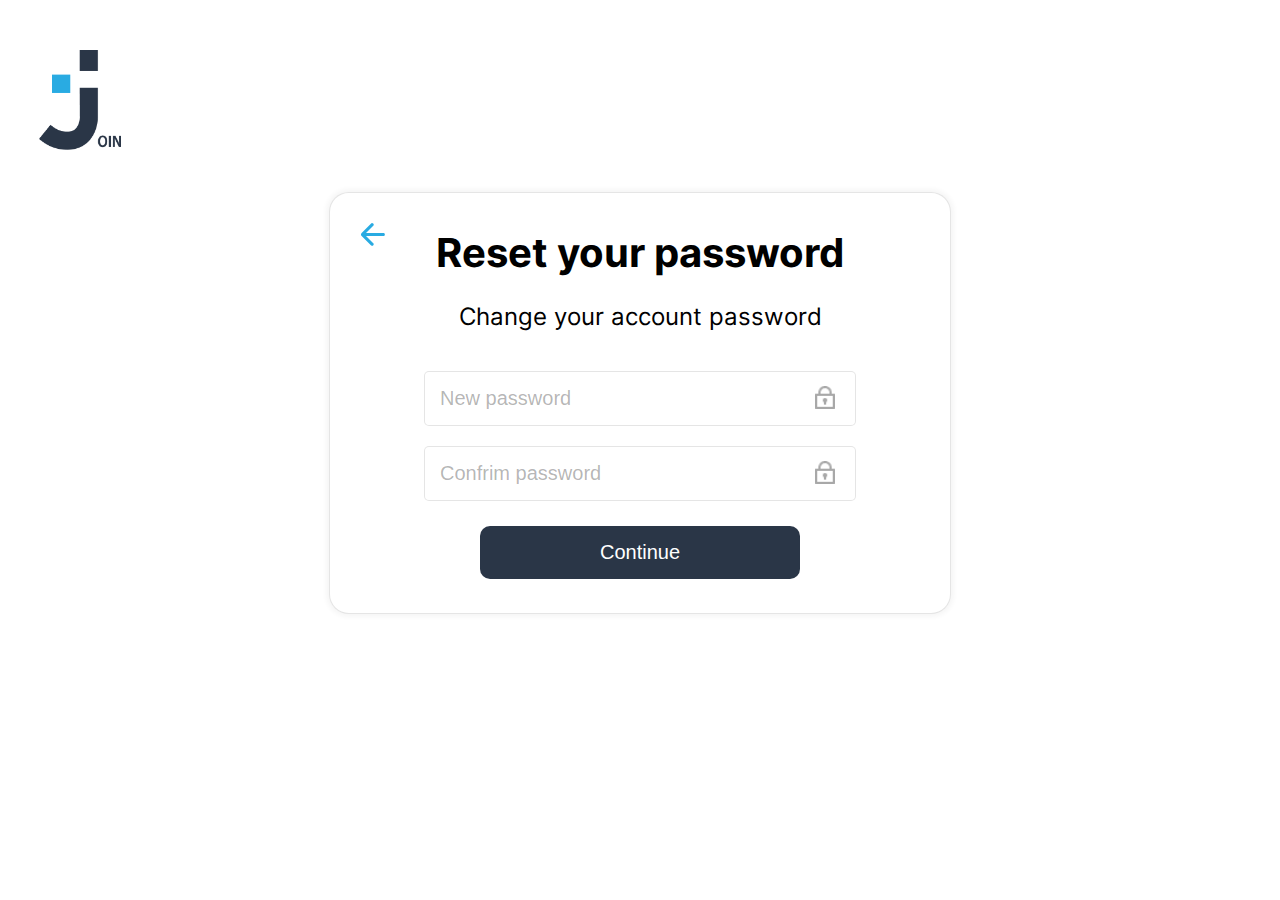
<file: resetpassword.html>
<!DOCTYPE html>
<html lang="en">

<head>
    <meta charset="UTF-8">
    <meta http-equiv="X-UA-Compatible" content="IE=edge">
    <meta name="viewport" content="width=device-width, initial-scale=1.0">

    <!-- FAVICON -->
    <link rel="apple-touch-icon" sizes="120x120" href="./src/favicon/apple-touch-icon.png">
    <link rel="icon" type="image/png" sizes="32x32" href="./src/favicon/favicon-32x32.png">
    <link rel="icon" type="image/png" sizes="16x16" href="./src/favicon/favicon-16x16.png">
    <link rel="manifest" href="./src/favicon/site.webmanifest">
    <link rel="mask-icon" href="./src/favicon/safari-pinned-tab.svg" color="#5bbad5">
    <meta name="msapplication-TileColor" content="#da532c">
    <meta name="theme-color" content="#ffffff">

    <link rel="stylesheet" href="./src/css/resetpassword.css">
    <link rel="stylesheet" href="./src/css/fonts.css">
    <link rel="shortcut icon" href="./src/favicon/logo_blue_join.png" type="image/x-icon">
    <script src="./src/scripts/forgetpassword.js"></script>
    <script src="./src/scripts/storage.js"></script>
    <title>ResetPassword</title>
</head>

<body>
    <div class="resetpassword-logo-container">
        <img class="blue-logo" src="./src/img/logo_blue_join.png">
    </div>
    <div class="passwordreset-container">
        <div class="passwordreset-header">
            <a href="forgetpassword.html"><img src="./src/img/left-arrow.png" alt=""></a>
            <h1>Reset your password</h1>
            <div class="blue-line"></div>
            <div class="passwortreset-text">
                <h2>Change your account password</h2>
            </div>
            <Form onsubmit="resetPassword(); return false;">
                <div>
                    <div class="input-resetpassword">
                        <input class="password-input" type="password" name="password" placeholder="New password"
                            id="newPassword" required>
                        <input class="password-input" type="password" name="password" placeholder="Confrim password"
                            id="confirmPassword" required>
                    </div>
                    <div class="resetPassword-Button-container">
                        <button class="resetPassword-Button">Continue</button>
                    </div>
                </div>
            </Form>
        </div>
    </div>
    <div class="confirmPasswordReset dNone" id="confirmPasswordReset"><img src="./src/img/passwordprogressconfirm.svg"
            alt=""></div>
</body>

</html>
</file>
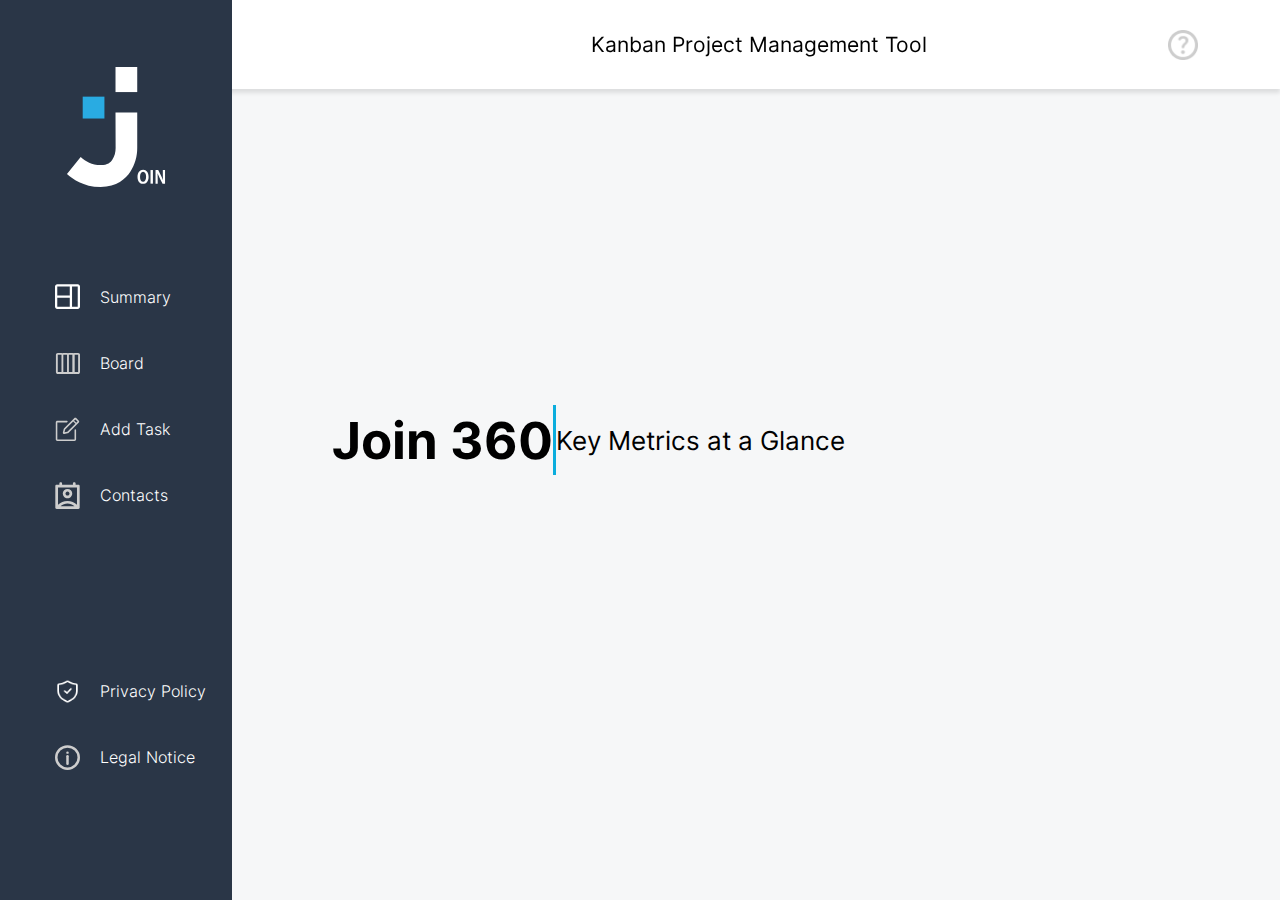
<file: summary.html>
<!DOCTYPE html>
<html lang="en">

<head>
    <meta charset="UTF-8">
    <meta http-equiv="X-UA-Compatible" content="IE=edge">
    <meta name="viewport" content="width=device-width, initial-scale=1.0">
    <title>Summary</title>

    <!-- FAVICON -->
    <link rel="apple-touch-icon" sizes="120x120" href="./src/favicon/apple-touch-icon.png">
    <link rel="icon" type="image/png" sizes="32x32" href="./src/favicon/favicon-32x32.png">
    <link rel="icon" type="image/png" sizes="16x16" href="./src/favicon/favicon-16x16.png">
    <link rel="manifest" href="./src/favicon/site.webmanifest">
    <link rel="mask-icon" href="./src/favicon/safari-pinned-tab.svg" color="#5bbad5">
    <meta name="msapplication-TileColor" content="#da532c">
    <meta name="theme-color" content="#ffffff">
    <!-- CSS -->
    <link rel="stylesheet" href="./src/css/header.css">
    <link rel="stylesheet" href="./src/css/sidebar.css">
    <link rel="stylesheet" href="./src/css/summary.css">
    <link rel="stylesheet" href="./src/css/fonts.css">
    <link rel="stylesheet" href="src/css/mobile-menu.css">
    <!-- JS -->
    <script src="./src/scripts/script.js"></script>
    <script src="./src/scripts/storage.js"></script>
    <script src="./src/scripts/summary.js"></script>
    <script src="./src/scripts/dataBase.js"></script>
    <script src="./src/scripts/registerlogin.js"></script>
    <script src="./src/scripts/summaryTemplates.js"></script>
</head>

<body onload="includeHTML().then(getSummary)" id="summaryBody">
    <div w3-include-html="src/templates/header.html"></div>
    <div w3-include-html="src/templates/sidebar.html"></div>
    <div class="summary-main">
        <div class="left">
            <div class="summary-container">
                <div class="summary-header">
                    <h1>Join 360</h1>
                </div>
                <div class="blue-line"></div>
                <div class="text-header">
                    <h2>Key Metrics at a Glance</h2>
                </div>
                <div class="blue-line-mobile"></div>
            </div>
            <div class="summary-Task-new" id="summaryContent" onclick="goToBoard()"></div>
        </div>
        <div class="right">
            <div class="times-Container">
                <div class="times">
                    <span class="time-name">
                        <h2 id="greetings"></h2>
                        <p id="userGreeting"></p>
                    </span>
                </div>
            </div>
        </div>
    </div>

</body>

</html>
</file>
<file: src/css/login.css>
body {
    margin: 0;
    font-family: 'Inter', 'sans-serif';
    font-size: normal;
    height: 90vh;
}

html {
    height: 100%;
}

.join-logo-mobile {
    display: none;
}

.join-Logo-Container {
    display: flex;
    justify-content: space-between;
    margin-top: 80px;
    align-items: center;
    margin-left: 80px;
    margin-right: 80px;
}

.join-Logo-Container img {
    width: 150px;
    height: 150px;
    z-index: 1;
    object-fit: contain;
    animation: go_small 1.5s;
}

@keyframes go_small {
    0% {
        transform: translateX(1200px) translateY(450px) scale(3);
    }

    35% {
        transform: translateX(500px) translateY() scale(3);
    }

    100% {
        transform: scale(1);
    }
}

.signIn-Container {
    font-size: 30px;
    animation: fade_in 1.5s;
}

.signIn-Container-mobile {
        display: none;
    }

@keyframes fade_in {
    0% {
        opacity: 0;
        transform: scale(0.5);
    }

    40% {
        opacity: 0;
        transform: scale(0.5);
    }

    100% {
        opacity: 1;
        transform: scale(1);
    }
}

.sign-Up-Button {
    background: #2A3647;
    border-radius: 10px;
    margin-left: 40px;
    color: white;
    padding: 13px;
    text-decoration: none;
}

.sign-Up-Button:hover {
    background-color: #29ABE2;
}

.login-Container {
    display: flex;
    justify-content: center;
    align-items: center;
    height: 600px;
    padding: 0;
    margin: 0;
}

.login-head {
    display: flex;
    flex-direction: column;
    text-align: center;
    align-items: center;

}

.login-head h1 {
    font-size: 70px;
    margin: 0;
    margin-bottom: 15px;
}

.blue-line {
    display: flex;
    margin: 0;
    width: 175px;
    height: 3px;
    background-color: rgba(11, 173, 221, 1);

}

.login-password-content {
    display: flex;
    justify-content: center;
    align-items: center;
    flex-direction: column;
    border: 1px solid rgba(0, 0, 0, 0.1);
    background-color: white;
    border-radius: 30px;
    width: 500px;
    padding: 30px 60px 30px 60px;
    animation: fade_in 1.5s;
    box-shadow: 0px 0px 5px 3px rgba(0, 0, 0, 0.04);
}

.login-password-input-area {
    display: flex;
    flex-direction: column;
    margin-top: 20px;
    width: 400px;
}

.email-input {
    background-image: url('/src/img/email.png');
    background-repeat: no-repeat;
    background-position: 360px;
    background-size: 20px;
    margin-bottom: 15px;
    padding: 8px;
    font-size: 20px;
    border-radius: 5px;
    border: solid 1px rgba(0, 0, 0, 0.1);
}

.email-input::placeholder {
    color: rgba(0, 0, 0, 0.3);
}

.password-input {
    background-image: url('/src/img/password.png');
    background-repeat: no-repeat;
    background-position: 360px;
    background-size: 20px;
    padding: 8px;
    font-size: 20px;
    border-radius: 5px;
    border: solid 1px rgba(0, 0, 0, 0.1);
    margin-bottom: 25px;
}

.password-input::placeholder {
    color: rgba(0, 0, 0, 0.3);
}

.checkbox-container {
    display: flex;
    justify-content: center;
    align-items: center;
    margin-bottom: 30px;
    padding-bottom: 10px;
    padding-top: 20px;
}

.checkbox {
    padding-right: 40px;
    display: flex;
    align-items: center;
}

#remember-me-checkbox {
    margin-right: 6px;
    cursor: pointer;
}

.login-guest-button-container {
    padding-bottom: 25px;
    display: flex;
    justify-content: center;
}

.sign-in-button {
    background-color: #2A3647;
    padding: 9px;
    color: white;
    border-radius: 10px;
    padding: 15px 30px 15px 30px;
    font-size: 20px;
    border: none;
    margin-right: 25px;
    cursor: pointer;
}

.sign-in-button:hover {
    background-color: #29ABE2;
    border: none;
}

.guest-login-button {
    padding: 9px;
    background-color: white;
    border-radius: 10px;
    padding: 5px 20px 5px 20px;
    font-size: 20px;
    border: black 1px solid;
    cursor: pointer;
}

.guest-login-button:hover {
    color: #29ABE2;
    border: 1px solid #29ABE2;
}

.forget-Password-Container a {
    text-decoration: none;
    color: #29ABE2;
    font-weight: 400;
}


.forge-Password-Container a:visited {
    color: #29ABE2;
    text-decoration: none;
}


.message-container {
    width: 100%;
    transform: translateY(-50px);
    display: flex;
    justify-content: center;
}


.message {
    display: flex;
    justify-content: center;
    width: 100%;
    color: #2A3647;
    border-radius: 8px;
    padding: 10px;
    font-weight: bold;
    font-size: 29px;
}

.dNone {
    display: none !important;
}

.registeredMsg {
    display: flex;
    justify-content: center;
    font-weight: bold;
    color: #2A3647;
}
</file>
<file: src/css/fonts.css>
/* inter-100 - latin */
@font-face {
    font-display: swap;
    /* Check https://developer.mozilla.org/en-US/docs/Web/CSS/@font-face/font-display for other options. */
    font-family: 'Inter';
    font-style: normal;
    font-weight: 100;
    src: url('../fonts/inter-v12-latin-100.eot');
    /* IE9 Compat Modes */
    src: url('../fonts/inter-v12-latin-100.eot?#iefix') format('embedded-opentype'),
         /* IE6-IE8 */
         url('../fonts/inter-v12-latin-100.woff2') format('woff2'),
         /* Super Modern Browsers */
         url('../fonts/inter-v12-latin-100.woff') format('woff'),
         /* Modern Browsers */
         url('../fonts/inter-v12-latin-100.ttf') format('truetype'),
         /* Safari, Android, iOS */
         url('../fonts/inter-v12-latin-100.svg#Inter') format('svg');
    /* Legacy iOS */
}

/* inter-200 - latin */
@font-face {
    font-display: swap;
    /* Check https://developer.mozilla.org/en-US/docs/Web/CSS/@font-face/font-display for other options. */
    font-family: 'Inter';
    font-style: normal;
    font-weight: 200;
    src: url('../fonts/inter-v12-latin-200.eot');
    /* IE9 Compat Modes */
    src: url('../fonts/inter-v12-latin-200.eot?#iefix') format('embedded-opentype'),
         /* IE6-IE8 */
         url('../fonts/inter-v12-latin-200.woff2') format('woff2'),
         /* Super Modern Browsers */
         url('../fonts/inter-v12-latin-200.woff') format('woff'),
         /* Modern Browsers */
         url('../fonts/inter-v12-latin-200.ttf') format('truetype'),
         /* Safari, Android, iOS */
         url('../fonts/inter-v12-latin-200.svg#Inter') format('svg');
    /* Legacy iOS */
}

/* inter-300 - latin */
@font-face {
    font-display: swap;
    /* Check https://developer.mozilla.org/en-US/docs/Web/CSS/@font-face/font-display for other options. */
    font-family: 'Inter';
    font-style: normal;
    font-weight: 300;
    src: url('../fonts/inter-v12-latin-300.eot');
    /* IE9 Compat Modes */
    src: url('../fonts/inter-v12-latin-300.eot?#iefix') format('embedded-opentype'),
         /* IE6-IE8 */
         url('../fonts/inter-v12-latin-300.woff2') format('woff2'),
         /* Super Modern Browsers */
         url('../fonts/inter-v12-latin-300.woff') format('woff'),
         /* Modern Browsers */
         url('../fonts/inter-v12-latin-300.ttf') format('truetype'),
         /* Safari, Android, iOS */
         url('../fonts/inter-v12-latin-300.svg#Inter') format('svg');
    /* Legacy iOS */
}

/* inter-regular - latin */
@font-face {
    font-display: swap;
    /* Check https://developer.mozilla.org/en-US/docs/Web/CSS/@font-face/font-display for other options. */
    font-family: 'Inter';
    font-style: normal;
    font-weight: 400;
    src: url('../fonts/inter-v12-latin-regular.eot');
    /* IE9 Compat Modes */
    src: url('../fonts/inter-v12-latin-regular.eot?#iefix') format('embedded-opentype'),
         /* IE6-IE8 */
         url('../fonts/inter-v12-latin-regular.woff2') format('woff2'),
         /* Super Modern Browsers */
         url('../fonts/inter-v12-latin-regular.woff') format('woff'),
         /* Modern Browsers */
         url('../fonts/inter-v12-latin-regular.ttf') format('truetype'),
         /* Safari, Android, iOS */
         url('../fonts/inter-v12-latin-regular.svg#Inter') format('svg');
    /* Legacy iOS */
}

/* inter-500 - latin */
@font-face {
    font-display: swap;
    /* Check https://developer.mozilla.org/en-US/docs/Web/CSS/@font-face/font-display for other options. */
    font-family: 'Inter';
    font-style: normal;
    font-weight: 500;
    src: url('../fonts/inter-v12-latin-500.eot');
    /* IE9 Compat Modes */
    src: url('../fonts/inter-v12-latin-500.eot?#iefix') format('embedded-opentype'),
         /* IE6-IE8 */
         url('../fonts/inter-v12-latin-500.woff2') format('woff2'),
         /* Super Modern Browsers */
         url('../fonts/inter-v12-latin-500.woff') format('woff'),
         /* Modern Browsers */
         url('../fonts/inter-v12-latin-500.ttf') format('truetype'),
         /* Safari, Android, iOS */
         url('../fonts/inter-v12-latin-500.svg#Inter') format('svg');
    /* Legacy iOS */
}

/* inter-600 - latin */
@font-face {
    font-display: swap;
    /* Check https://developer.mozilla.org/en-US/docs/Web/CSS/@font-face/font-display for other options. */
    font-family: 'Inter';
    font-style: normal;
    font-weight: 600;
    src: url('../fonts/inter-v12-latin-600.eot');
    /* IE9 Compat Modes */
    src: url('../fonts/inter-v12-latin-600.eot?#iefix') format('embedded-opentype'),
         /* IE6-IE8 */
         url('../fonts/inter-v12-latin-600.woff2') format('woff2'),
         /* Super Modern Browsers */
         url('../fonts/inter-v12-latin-600.woff') format('woff'),
         /* Modern Browsers */
         url('../fonts/inter-v12-latin-600.ttf') format('truetype'),
         /* Safari, Android, iOS */
         url('../fonts/inter-v12-latin-600.svg#Inter') format('svg');
    /* Legacy iOS */
}

/* inter-700 - latin */
@font-face {
    font-display: swap;
    /* Check https://developer.mozilla.org/en-US/docs/Web/CSS/@font-face/font-display for other options. */
    font-family: 'Inter';
    font-style: normal;
    font-weight: 700;
    src: url('../fonts/inter-v12-latin-700.eot');
    /* IE9 Compat Modes */
    src: url('../fonts/inter-v12-latin-700.eot?#iefix') format('embedded-opentype'),
         /* IE6-IE8 */
         url('../fonts/inter-v12-latin-700.woff2') format('woff2'),
         /* Super Modern Browsers */
         url('../fonts/inter-v12-latin-700.woff') format('woff'),
         /* Modern Browsers */
         url('../fonts/inter-v12-latin-700.ttf') format('truetype'),
         /* Safari, Android, iOS */
         url('../fonts/inter-v12-latin-700.svg#Inter') format('svg');
    /* Legacy iOS */
}
</file>
<file: src/css/loginMobileCss.css>
@media(max-width:1850px) {
    .join-Logo-Container img {
        width: 80px;
        height: 80px;
        animation: go_small_mobile 1.5s;
    }

    @keyframes go_small_mobile {
        0% {
            transform: translateX(800px) translateY(400px) scale(3);
        }

        35% {
            transform: translateX(00px) translateY() scale(3);
        }

        100% {
            transform: scale(1);
        }
    }
}

@media(max-width:1500px) {

    .join-logo-mobile {
        margin-left: 20px;
        margin-top: 20px;
    }
}

@media(max-width:1281px) {
    body {
        height: 90%;
    }

    .join-Logo-Container {
        margin: 50px;
    }

    .signIn-Container {
        font-size: 15px;
    }

    .message-container {
        width: 100%;
        transform: translateY(450px);
        display: flex;
        justify-content: center;
    }
}

@media(max-width: 1200px) {
    .join-Logo-Container img {
        width: 80px;
        height: 80px;
        animation: go_small_mobile 1.5s;
    }

    @keyframes go_small_mobile {
        0% {
            transform: translateX(500px) translateY(400px) scale(3);
        }

        35% {
            transform: translateX(500px) translateY() scale(3);
        }

        100% {
            transform: scale(1);
        }
    }
}

@media(max-width:1025px) {
    .signIn-Container-mobile {
        display: none;
    }

    .signIn-Container {
        font-size: 15px;
    }


    .login-head h1 {
        font-size: 35px;
    }

    .blue-line {
        width: 100px;
    }

    .join-Logo-Container {
        margin: 30px;
        display: flex;
        align-items: flex-start;
    }

    .join-Logo-Container img {
        width: 80px;
        height: 80px;
        animation: go_small_mobile 1.5s;
    }

    @keyframes go_small_mobile {
        0% {
            transform: translateX(350px) translateY(300px) scale(3);
        }

        35% {
            transform: translateX(500px) translateY() scale(3);
        }

        100% {
            transform: scale(1);
        }
    }

    .login-password-content {
        transform: translateY(250px);
        padding: 20px;
        animation: fade_in_mobile_Container 1.5s;
    }

    @keyframes fade_in_mobile_Container {
        0% {
            opacity: 0;
            transform: scale(0.5);
            transform: translateY(250px);
        }

        40% {
            opacity: 0;
            transform: scale(0.5);
            transform: translateY(250px);
        }

        100% {
            opacity: 1;
            transform: scale(1);
            transform: translateY(250px);
        }
    }

    .login-Container {
        transform: translateY(50px);
        height: 0%;
    }

    .message-container {
        width: 100%;
        transform: translateY(400px);
        display: flex;
        justify-content: center;
    }
}

@media(max-width:820px) {
    .message-container {
        width: 100%;
        transform: translateY(530px);
        display: flex;
        justify-content: center;
    }
}

@media(max-width:769px) {
    .join-logo-mobile {
        position: absolute;
        top: 0;
        left: 0;
        z-index: 5;
        right: 0;
        bottom: 0;
        overflow: hidden;
        animation: fadeOutJoinLogo 1.5s ease-in-out;
    }

    .join-logo-mobile img {
        display: flex;
        width: 100px;
        height: 100px;
        object-fit: contain;


    }

    .message-container {
        width: 100%;
        transform: translateY(420px);
        display: flex;
        justify-content: center;
    }
}

@media(max-width:689px) {
    .signIn-Container {
        display: flex;
        align-items: center;
    }

    .login-Container {
        transform: translateY(200px);
        height: 0%;
    }

    .signIn-Container-mobile {
        display: flex;
        align-items: center;
        justify-content: center;
        transform: translateY(40px);
        font-size: 20px;
        animation: fade_in_mobile 1.5s;
    }

    @keyframes fade_in_mobile {
        0% {
            opacity: 0;
            transform: scale(0.5);
        }

        40% {
            opacity: 0;
            transform: scale(0.5);
        }

        100% {
            opacity: 1;
            transform: scale(1);
        }
    }

    .join-Logo-Container {
        margin-left: 50px;
        margin-top: 50px;
    }


    .join-Logo-Container img {
        width: 80px;
        height: 80px;
        animation: go_small_mobile 1.5s;
    }

    @keyframes go_small_mobile {
        0% {
            transform: translateX(300px) translateY(400px) scale(3);
        }

        35% {
            transform: translateX(500px) translateY() scale(3);
        }

        100% {
            transform: scale(1);
        }
    }

    .email-input {
        background-image: url('/src/img/email.png');
        background-repeat: no-repeat;
        background-position: 320px;
        background-size: 20px;
        margin-bottom: 15px;
        width: 100%;
        padding: 8px;
        font-size: 20px;
        border-radius: 5px;
        border: solid 1px rgba(0, 0, 0, 0.1);
    }

    .email-input::placeholder {
        color: rgba(0, 0, 0, 0.3);

    }

    .password-input {
        background-image: url('/src/img/password.png');
        background-repeat: no-repeat;
        background-position: 320px;
        background-size: 20px;
        padding: 8px;
        width: 100%;
        font-size: 20px;
        border-radius: 5px;
        border: solid 1px rgba(0, 0, 0, 0.1);
        margin-bottom: 25px;
    }

    .login-password-content {
        transform: translateY(50px);
    }

    .login-password-input-area {
        width: 350px
    }

    .message-container {
        width: 100%;
        transform: translateY(460px);
        display: flex;
        justify-content: center;
    }

    .message {
        display: flex;
        justify-content: center;
        width: 500px;
        color: #2A3647;
        border-radius: 8px;
        padding: 10px;
        font-weight: bold;
        font-size: 20px;
    }

    .signIn-Container-mobile {
        display: none;
    }
}

@media(max-width:540px) {
    .join-Logo-Container img {
        width: 80px;
        height: 80px;
        animation: go_small_mobile 1.5s;
    }

    @keyframes go_small_mobile {
        0% {
            transform: translateX(250px) translateY(300px) scale(3);
        }

        35% {
            transform: translateX(500px) translateY() scale(3);
        }

        100% {
            transform: scale(1);
        }
    }

    .signIn-Container {
        display: none;
    }

    .join-Logo-Container {
        margin-left: 10px;
        margin-top: 20px;
        margin-bottom: 40px;
    }

    .login-password-content {
        width: 85%;
        transform: translateY(0px);
        padding: 15px;
        animation: fade_in_mobile_Container 1.5s;
    }

    @keyframes fade_in_mobile_Container {
        0% {
            opacity: 0;
            transform: scale(0.5);
            transform: translateY(0px);
        }

        40% {
            opacity: 0;
            transform: scale(0.5);
            transform: translateY(0px);
        }

        100% {
            opacity: 1;
            transform: scale(1);
            transform: translateY(0px);
        }
    }

    .signIn-Container-mobile {
        display: flex;
        align-items: center;
        justify-content: center;
        transform: translateY(480px);
        font-size: 20px;
        animation: fade_in_mobile 1.5s;
    }

    @keyframes fade_in_mobile {
        0% {
            opacity: 0;
            transform: scale(0.5);
            transform: translateY(480px);
        }

        40% {
            opacity: 0;
            transform: scale(0.5);
            transform: translateY(480px);
        }

        100% {
            opacity: 1;
            transform: scale(1);
            transform: translateY(480px);
        }
    }

    .message-container {
        width: 100%;
        transform: translateY(350px);
        display: flex;
        justify-content: center;
    }

    .checkbox {
        padding-right: 40px;
        display: flex;
        align-items: center;
    }

    .checkbox-input {
        margin-right: 12px;
    }
}

@media(max-width: 415px) {
    .join-Logo-Container {
        margin-left: 10px;
        margin-top: 20px;
        margin-bottom: 40px;
    }

    .login-password-content {
        width: 85%;
        transform: translateY(50px);
        padding: 15px;
        animation: fade_in_mobile_Container 1.5s;
    }

    @keyframes fade_in_mobile_Container {
        0% {
            opacity: 0;
            transform: scale(0.5);
            transform: translateY(50px);
        }

        40% {
            opacity: 0;
            transform: scale(0.5);
            transform: translateY(50px);
        }

        100% {
            opacity: 1;
            transform: scale(1);
            transform: translateY(50px);
        }
    }

    .login-password-input-area {
        width: 90%;
    }

    .checkbox-container {
        display: flex;
        flex-direction: column-reverse;
        align-items: flex-start;
        justify-content: center;
    }

    .login-guest-button-container {
        display: flex;
        flex-direction: column;
        align-items: center;
    }

    .sign-in-button {
        margin: 0;
        width: 200px;
        padding: 15px;
        margin-bottom: 15px;
    }

    .guest-login-button {
        margin: 0;
        width: 200px;
        padding: 15px;
        font-weight: bold;
    }

    .join-Logo-Container img {
        width: 50px;
        height: 50px;
        animation: go_small_mobile 1.5s;
    }

    @keyframes go_small_mobile {
        0% {
            transform: translateX(150px) translateY(330px) scale(3);
        }

        35% {
            transform: translateX(500px) translateY() scale(3);
        }

        100% {
            transform: scale(1);
        }
    }

    .signIn-Container-mobile {
        display: flex;
        align-items: center;
        justify-content: center;
        transform: translateY(530px);
        font-size: 20px;
        animation: fade_in_mobile 1.5s;
    }

    @keyframes fade_in_mobile {
        0% {
            opacity: 0;
            transform: scale(0.5);
            transform: translateY(530px);
        }

        40% {
            opacity: 0;
            transform: scale(0.5);
            transform: translateY(530px);
        }

        100% {
            opacity: 1;
            transform: scale(1);
            transform: translateY(530px);
        }
    }



    .email-input {
        background-image: url('/src/img/email.png');
        background-repeat: no-repeat;
        background-position: 280px;
        background-size: 20px;
        margin-bottom: 15px;
        padding: 8px;
        width: 300px;
        font-size: 20px;
        border-radius: 10px;
        border: solid 1px rgba(0, 0, 0, 0.1);
    }

    .password-input {
        background-image: url('/src/img/password.png');
        background-repeat: no-repeat;
        background-position: 280px;
        background-size: 20px;
        padding: 8px;
        width: 300px;
        font-size: 20px;
        border-radius: 5px;
        border: solid 1px rgba(0, 0, 0, 0.1);
    }

    .message-container {
        width: 100%;
        transform: translateY(-120px);
        display: flex;
        justify-content: center;
    }

    .message {
        display: flex;
        justify-content: center;
        width: 500px;
        color: #2A3647;
        border-radius: 8px;
        padding: 10px;
        font-weight: bold;
        font-size: 20px;
        transform: translateY(550px);
    }

    .checkbox {
        display: flex;
        align-items: center;
        padding: 0;
        margin: 0;
    }

    .forget-Password-Container {
        margin-bottom: 15px;
        margin-left: 5px;
    }
}

@media(max-width: 376px) {
    .signIn-Container {
        display: none;
    }

    .join-Logo-Container {
        margin-left: 10px;
        margin-top: 20px;
    }

    .join-Logo-Container img {
        width: 50px;
        height: 50px;
    }

    .blue-logo {
        width: 150px;
        height: 150px;
        object-fit: contain;
        margin-top: 80px;
        margin-left: 80px;
    }

    .login-head h1 {
        font-size: 25px;
    }

    .blue-line {
        width: 60px;
    }

    .login-password-content {
        width: 85%;
        transform: translateY(30px);
        padding: 15px;
        animation: fade_in_mobile_Container 1.5s;
    }


    @keyframes fade_in_mobile_Container {
        0% {
            opacity: 0;
            transform: scale(0.5);
            transform: translateY(30px);
        }

        40% {
            opacity: 0;
            transform: scale(0.5);
            transform: translateY(30px);
        }

        100% {
            opacity: 1;
            transform: scale(1);
            transform: translateY(30px);
        }
    }

    .login-password-input-area {
        width: 70%;
    }

    .checkbox-container {
        display: flex;
        flex-direction: column-reverse;
        align-items: flex-start;
        justify-content: center;
    }

    .checkbox {
        display: flex;
        align-items: center;
        padding: 0;
        margin: 0;
    }

    .email-input {
        background-image: url('/src/img/email.png');
        background-repeat: no-repeat;
        background-position: 280px;
        background-size: 20px;
        margin-bottom: 15px;
        padding: 8px;
        width: 300px;
        font-size: 20px;
        border-radius: 10px;
        border: solid 1px rgba(0, 0, 0, 0.1);
    }

    .password-input {
        background-image: url('/src/img/password.png');
        background-repeat: no-repeat;
        background-position: 280px;
        background-size: 20px;
        padding: 8px;
        width: 300px;
        font-size: 20px;
        border-radius: 5px;
        border: solid 1px rgba(0, 0, 0, 0.1);
    }

    .login-guest-button-container {
        display: flex;
        flex-direction: column;
        align-items: center;
    }

    .sign-in-button {
        margin: 0;
        width: 200px;
        padding: 8px;
        margin-bottom: 15px;
    }

    .guest-login-button {
        margin: 0;
        width: 200px;
        padding: 8px;
        font-weight: bold;
    }

    .checkbox-input {
        margin-right: 20px;
    }

    .forget-Password-Container a {
        font-weight: 500;
    }


    .forget-Password-Container {
        margin-bottom: 15px;
        margin-left: 5px;
    }

    .message {
        transform: translateY(525px);
        font-size: 20px;
    }

    .signIn-Container-mobile {
        transform: translateY(494px);
        animation: fade_in_mobile 1.5s;
    }

    @keyframes fade_in_mobile {
        0% {
            opacity: 0;
            transform: scale(0.5);
            transform: translateY(494px);
        }

        40% {
            opacity: 0;
            transform: scale(0.5);
            transform: translateY(494px);
        }

        100% {
            opacity: 1;
            transform: scale(1);
            transform: translateY(494px);
        }
    }
}

@media(max-width:360px) {
    .message {
        font-size: 15px;
    }

    .email-input {
        background-image: url('/src/img/email.png');
        background-repeat: no-repeat;
        background-position: 280px;
        background-size: 20px;
        margin-bottom: 15px;
        padding: 8px;
        width: 300px;
        font-size: 20px;
        border-radius: 10px;
        border: solid 1px rgba(0, 0, 0, 0.1);
    }

    .password-input {
        background-image: url('/src/img/password.png');
        background-repeat: no-repeat;
        background-position: 280px;
        background-size: 20px;
        padding: 8px;
        width: 300px;
        font-size: 20px;
        border-radius: 5px;
        border: solid 1px rgba(0, 0, 0, 0.1);
    }
}

@media(max-width: 340px) {
    .email-input {
        background-image: url('/src/img/email.png');
        background-repeat: no-repeat;
        background-position: 280px;
        background-size: 20px;
        margin-bottom: 15px;
        padding: 8px;
        width: 290px;
        font-size: 20px;
        border-radius: 10px;
        border: solid 1px rgba(0, 0, 0, 0.1);
    }

    .password-input {
        background-image: url('/src/img/password.png');
        background-repeat: no-repeat;
        background-position: 280px;
        background-size: 20px;
        padding: 8px;
        width: 290px;
        font-size: 20px;
        border-radius: 5px;
        border: solid 1px rgba(0, 0, 0, 0.1);
    }
}

@media(max-width:330px) {
    .email-input {
        background-image: url('/src/img/email.png');
        background-repeat: no-repeat;
        background-position: 260px;
        background-size: 20px;
        margin-bottom: 15px;
        padding: 8px;
        width: 280px;
        font-size: 20px;
        border-radius: 10px;
        border: solid 1px rgba(0, 0, 0, 0.1);
    }

    .password-input {
        background-image: url('/src/img/password.png');
        background-repeat: no-repeat;
        background-position: 260px;
        background-size: 20px;
        padding: 8px;
        width: 280px;
        font-size: 20px;
        border-radius: 5px;
        border: solid 1px rgba(0, 0, 0, 0.1);
    }

}

@media(max-width: 316px) {
    .join-Logo-Container {
        margin: 15px;
    }

    .join-Logo-Container img {
        width: 60px;
        height: 60px;
        animation: go_small_mobile 1.5s;
    }

    @keyframes go_small_mobile {
        0% {
            transform: translateX(100px) translateY(300px) scale(3);
        }

        35% {
            transform: translateX(500px) translateY() scale(3);
        }

        100% {
            transform: scale(1);
        }
    }

    .login-password-content {
        width: 85%;
        transform: translateY(50px);
        padding: 15px;
    }

    .login-password-input-area {
        width: 90%;
        margin: 0;
        margin-top: 20px;
        padding: 0;
    }

    .email-input {
        background-image: url('/src/img/email.png');
        background-repeat: no-repeat;
        background-position: 220px;
        background-size: 20px;
        margin-bottom: 15px;

        width: 240px;
        font-size: 20px;
        border-radius: 10px;
        border: solid 1px rgba(0, 0, 0, 0.1);
    }

    .password-input {
        background-image: url('/src/img/password.png');
        background-repeat: no-repeat;
        background-position: 220px;
        background-size: 20px;
        padding: 8px;
        width: 240px;
        font-size: 20px;
        border-radius: 5px;
        border: solid 1px rgba(0, 0, 0, 0.1);
    }

    .message {
        transform: translateY(550px);
        font-size: 15px;
    }

    .signIn-Container-mobile {
        transform: translateY(510px);
        font-size: 20px;
        animation: fade_in_mobile 1.5s;
    }

    @keyframes fade_in_mobile {
        0% {
            opacity: 0;
            transform: scale(0.5);
            transform: translateY(510px);
        }

        40% {
            opacity: 0;
            transform: scale(0.5);
            transform: translateY(510px);
        }

        100% {
            opacity: 1;
            transform: scale(1);
            transform: translateY(510px);
        }
    }

    .sign-Up-Button {
        padding: 10px;
        margin: 4px;
    }
}

@media(max-width: 281px) {
    .message {
        transform: translateY(550px);
        font-size: 15px;
    }

    .login-password-content {
        width: 85%;
        transform: translateY(50px);
        padding: 15px;
        animation: fade_in_mobile_Container 1.5s;
    }


    @keyframes fade_in_mobile_Container {
        0% {
            opacity: 0;
            transform: scale(0.5);
            transform: translateY(50px);
        }

        40% {
            opacity: 0;
            transform: scale(0.5);
            transform: translateY(50px);
        }

        100% {
            opacity: 1;
            transform: scale(1);
            transform: translateY(50px);
        }
    }
}
</file>
<file: src/css/header.css>
body {
    font-family: 'Inter';
    font-style: normal;
}

.header {
    position: fixed;
    display: flex;
    align-items: center;
    justify-content: space-between;
    top: 0px;
    width: 100%;
    height: 89px;
    background: rgb(255, 255, 255);
    box-shadow: 0px 4px 4px rgba(0, 0, 0, 0.1);
    font-size: 21px;
    z-index: 21;
}

.headline {
    padding-left: 350px;
}

.profile-section {
    display: flex;
    align-items: center;
    gap: 12px;
    height: 100%;
    padding-right: 20px;
}

.guestUserLogo {
    background-image: url(../img/Guestlogin.svg);
    background-size: 50px 50px;
}

.logout-container {
    display: flex;
    flex-direction: column;
    position: absolute;
    right: 30px;
    top: 90px;
    background-color: #2A3647;
    color: white;
    font-size: 15px;
    border-radius: 20px 0px 20px 20px;
    padding: 10px;
}

.logout-container div {
    padding: 8px 16px 8px 16px;
    cursor: pointer;
    color: #CDCDCD;
}

.logout-container div:hover {
    background-color: #2A3D59;
}

.loggedinUserLogo {
    width: 50px;
    height: 50px;
    display: flex;
    justify-content: center;
    align-items: center;
    border-radius: 100%;
    color: white;
    font-weight: bold;
    background-color: #2B3647;
}

.profile-section > a {
    display: flex;
}

.helpIcon {
    width: 30px;
    height: 30px;
    cursor: pointer;
}

.loggedinUserLogo:hover,
.guestUserLogo:hover {
    transform: scale(1.1);
}

.helpIcon:hover {
    filter: invert(78%) sepia(0%) saturate(1480%) hue-rotate(176deg) brightness(114%) contrast(79%);
    transform: scale(1.1);
}

.guestLogin {
    cursor: pointer;
    width: 50px;
    height: 50px;
}

.logout {
    position: absolute;
    top: 60px;
    right: 50px;
    z-index: 9999;
    cursor: pointer;
}

.dNone {
    display: none;
}

.headline-logo {
    height: 39px;
    padding-left: 25px;
    display: none;
}

.logout-mobile-container {
    display: none;
}

@media(max-width: 750px) {
    .headline {
        top: 105px;
        padding-left: 0;
        font-size: 16px;
        text-align: center;
        display: flex;
        align-items: center;
        justify-content: center;
    }

    .question-mark {
        display: none;
    }

    .logout {
        display: none;
    }

    .logout-mobile {
        cursor: pointer;
    }

    .legal-notice-mobile {
        padding-bottom: 10px !important;
        padding-top: 15px !important;
        padding: 30px;
        cursor: pointer;
    }

    .logout-mobile {
        padding-left: 30px;
        margin-bottom: 20px;
    }
}

@media(max-width: 750px) {

    .headline>p {
        display: none;
    }
}
</file>
<file: src/css/sidebar.css>
body {
    font-family: 'Inter';
    margin: 0;
}

.dNone {
    display: none;
}

.sidebar {
    position: fixed;
    top: 0px;
    width: 232px;
    height: 100%;
    background: rgb(42, 54, 71);
    z-index: 21;
    display: flex;
    flex-direction: column;
    align-items: center;
    justify-content: space-between;
}

.top-part,
.bottom-part {
    width: 100%;
}

.logo-container {
    display: flex;
    justify-content: center;
}

.join-logo-menu,
.join-logo-not-loggedin {
    width: 100.3px;
    height: 121.97px;
    margin-top: 66px;
    margin-bottom: 66px;
    cursor: pointer;
}

.menu {
    width: 100%;
}

.menu-icon-text {
    font-family: 'Inter' !important;
    font-weight: 300;
    font-size: 16px;
    color: white;
    height: 46px;
    width: 100%;
    margin-top: 20px;
    display: flex;
    justify-content: space-between;
    align-items: center;
    cursor: pointer;
    box-sizing: border-box;
}

.menu-icon-text:hover {
    background-color: #222b39;
}

.activeLink {
    border-left: 5px solid #FFFFFF;
}

.activeLinkMobil {
    border-bottom: 5px solid #FFFFFF;
}


.icon {
    width: 37px;
    height: 100%;
    display: flex;
    justify-content: center;
    align-items: center;
    margin-left: 55px;
    margin-right: 20px;
}

.icon img {
    width: 25px;
}

.text {
    display: flex;
    justify-content: start;
    width: 100%;
}

.legal-notice {
    width: 100%;
    display: flex;
    align-items: end;
    justify-content: center;
    padding-bottom: 120px;
}

.privacy-policy {
    display: flex;
    align-items: end;
}

a {
    text-decoration: none;
    color: white;
}

@media(max-width: 750px) {

    .sidebar {
        display: none;
    }

    .legal-notice-icon-header {
        visibility: visible;
    }

    .join-headline {
        z-index: 999;
    }

    .headline-logo {
        display: block;
    }

    .profile-section {
        width: auto;
        padding-right: 20px;
    }

    .join-title {
        top: 105px;
        padding-left: 0px;
        font-size: 14px;
    }
}

@media(max-width: 420px) {
    .join-title {
        display: none;
    }
}
</file>
<file: src/css/board.css>
/* === GLOBAL === */

html {
    font-size: 16px;
    font-family: 'Inter';
}

body {
    margin: 0;
    background-color: #F6F7F8;
}

/* === GENERAL === */

*::-webkit-scrollbar {
    height: 8px;
    width: 4px;
    margin-left: 5px;
}

*::-webkit-scrollbar-track {
    background: #f1f1f1;
}

*::-webkit-scrollbar-thumb {
    background: #28ABE2;
    border-radius: 10px;
}

.dNone {
    display: none !important;
}

.subheadlineStyle {
    font-weight: 700;
    font-size: 1.1rem;
}

.preventScrolling {
    overflow: hidden !important;
}

.required-star {
	color: #FF8190;
}

/* CUSTOM CHECKBOX */


/* === BOARD-HEADER === */

#boardHeader {
    position: fixed;
    width: auto;
    height: 327px;
    left: 267px;
    right: 28px;
    top: 30px;
    display: flex;
    align-items: center;
    max-width: 1995px;
}

#boardInnerContainer {
    display: flex;
    align-items: center;
    justify-content: space-between;
    height: 73px;
    width: 100%;
    padding: 0 35px 0 35px;
}

#boardInnerContainer>p {
    margin: 0;
    display: none;
}

.boardHeadline {
    font-family: 'Inter';
    font-style: normal;
    font-weight: 700;
    font-size: 2.5rem;
    line-height: 120%;
    margin: 0;
}

#searchContainer {
    display: flex;
    flex-direction: row;
    align-items: center;
    padding: 0px;
    gap: 20px;
    height: 55px;
}

.searchField {
    background: #FFFFFF;
    border: 1px solid #A8A8A8;
    border-radius: 10px;
    height: 42px;
    display: flex;
    align-items: center;
    box-sizing: border-box;
}

.devider {
    background-color: #A8A8A8;
    width: 1px;
    height: 26px;
}

.searchFieldImage {
    height: 15px;
    padding: 0 12px 0 12px;
}

#inputSearch {
    padding: 12px 21px;
    border: none;
    border-radius: 10px;
}

#inputSearch:focus {
    outline: none;
}

#addTask {
    display: flex;
    flex-direction: row;
    justify-content: center;
    align-items: center;
    padding: 0px 13px;
    height: 42px;
    background: #2A3647;
    color: #FFFFFF;
    border-radius: 10px;
    cursor: pointer;
    width: max-content;
}

#addTaskMobil {
    padding: 3px;
    position: absolute;
    top: 175px;
    right: 28px;
    width: 35px;
    height: 35px;
    background: #2A3647;
    border-radius: 10px;
    background-image: url(../img/img_board/cross_white.png);
    background-repeat: no-repeat;
    background-position: center center;
    display: none;
    cursor: pointer;
    z-index: 20;
}

#addTask:hover {
    background-color: #28ABE2;
    box-shadow: 0px 5px 5px rgba(0, 0, 0, 0.25);
}

#addTaskMobil:hover {
    background-color: #28ABE2;
    box-shadow: 0px 5px 5px rgba(0, 0, 0, 0.25);
}

/* === BOARD-MAIN === */

#boardMainContainer {
    position: absolute;
    min-width: 1200px;
    height: calc(100vh - 282px);
    left: 267px;
    right: 0;
    padding: 0 63px 0 35px;
    top: 278px;
    display: flex;
    justify-content: space-between;
    overflow-x: hidden;
    max-width: 1920px;
}

.col {
    width: 250px;
    height: auto;
    display: flex;
    flex-direction: column;
    overflow-x: auto;
    overflow-y: hidden;
}

.boardControlElements {
    display: flex;
    align-items: center;
    justify-content: space-between;
    margin-bottom: 16px;
}

.boardControlElements>h2 {
    font-size: 1.2rem;
    color: #2A3647;
}

.boardControlElements img {
    cursor: pointer;
}

.addBtn:hover {
    filter: invert(65%) sepia(21%) saturate(6259%) hue-rotate(164deg) brightness(120%) contrast(100%);
}

/* TASK-CONTAINER  */

.taskContainer {
    overflow-x: hidden;
    overflow-y: auto;
    padding-right: 10px;
    padding-left: 10px;
    padding-top: 2px;
    height: 100%;
}

/* TASK-FIELD */

.task {
    display: flex;
    flex-direction: column;
    justify-content: center;
    align-items: flex-start;
    padding: 18px 19px;
    gap: 10px;
    background: #FFFFFF;
    box-shadow: 0px 0px 14px 3px rgba(0, 0, 0, 0.04);
    border-radius: 30px;
    margin-bottom: 16px;
    cursor: pointer;
    position: relative;
}

.emptyCategory {
    height: 50px;
    display: flex;
    justify-content: center;
    align-items: center;
    border: 2px dotted #979797;
    color: #979797;
    background: #D1D1D1;
    border-radius: 10px;
}

.task:hover {
    transform: scale(1.02);
}

.category {
    background: #FF7A00;
    color: #ffffff;
    border-radius: 10px;
    padding: 4px 25px;
}

.title {
    font-size: 1rem;
    color: #2A3647;
    margin: 0;
}

.description {
    color: #000000;
}

.subtaskMainContainer {
    display: flex;
    flex-direction: column;
    gap: 10px;
}

#subtaskTaskInfoContainer {
    display: flex;
    flex-direction: column;
    gap: 4px;
}

#subtaskTaskInfoContainer div {
    cursor: pointer;
    display: flex;
    align-items: center;
    gap: 6px;
}


.subtaskBar {
    display: flex;
    align-items: center;
    width: 100%;
    justify-content: space-between;
}

.progressBar {
    height: 8px;
    width: 138px;
    background-color: #A8A8A8;
    border-radius: 5px;
}

.progress {
    height: 8px;
    background-color: #28ABE2;
    border-radius: 5px;
}

.progressInNumbers {
    font-size: .8rem;
}

.statusContainer {
    display: flex;
    justify-content: space-between;
    width: 100%;
}

.assignedToContainer {
    display: flex;
    padding-left: 6px;
}

.assignedPersonInitials {
    margin-left: -6px;
}

.prioImage {
    object-fit: contain;
    width: fit-content;
}

.mobileMoveToBtn {
    width: 25px;
    position: absolute;
    top: 15px;
    right: 15px;
}

.mobileMoveToBtn:hover {
    filter: invert(52%) sepia(93%) saturate(1021%) hue-rotate(164deg) brightness(98%) contrast(80%);
    transform: rotateX(180deg);
}

.mobilMoveToContainer {
    display: flex;
    flex-direction: column;
    gap: 10px;
    align-items: center;
    justify-content: center;
    width: 100%;
}

.moveToBox {
    position: absolute;
    background-color: white;
    z-index: 100;
    left: 0;
    right: 0;
    top: 0;
    bottom: 0;
    display: flex;
    border-radius: 30px;
    padding: 18px;
}

.mobileMoveToRow {
    width: 100%;
    text-align: center;
    background-color: #2A3647;
    color: #FFFFFF;
    border-radius: 10px;
    padding: 5px 0;
}

.mobileMoveToRow:hover {
    background-color: #28ABE2;
}

.drag-over {
    display: flex;
    flex-direction: column;
    border: 2px dotted #979797;
    color: #979797;
    background: #d1d1d14e;
    border-radius: 10px;
    padding-right: 0;
    padding-left: 0;
}

/* === TASK-WINDOW === */

#taskInfoContainer {
    position: fixed;
    top: 0;
    bottom: 0;
    right: 0;
    left: 0;
    height: 100vh;
    width: 100vw;
    background-color: rgba(0, 0, 0, 0.5);
    z-index: 10;
    display: flex;
    align-items: center;
    justify-content: center;
    z-index: 30;
}

.taskEditContainer {
    display: flex;
    flex-direction: column;
    align-items: flex-start;
    padding: 50px 20px;
    gap: 25px;
    position: relative;
    width: 385px;
    min-height: 550px;
    background: #FFFFFF;
    border-radius: 30px;
    box-sizing: border-box;
}

.closeBtn {
    position: absolute;
    top: 20px;
    right: 20px;
    cursor: pointer;
}

.closeBtn:hover {
    transform: scale(1.2);
}

.titleEditWindow {
    font-size: 2.5rem;
}

.dateContainer {
    display: flex;
    align-items: center;
    gap: 40px;
}

.priorityContainer {
    display: flex;
    align-items: center;
    gap: 40px;
}

.editDeleteContainer {
    position: absolute;
    right: 35px;
    bottom: 35px;
    display: flex;
    border-radius: 10px;
    width: fit-content;
    cursor: pointer;
}

.right {
    padding: 4px 10px 4px 10px;
    background-color: #2A3647;
    border-top-right-radius: 8px;
    border-bottom-right-radius: 8px;
    display: flex;
    align-items: center;
    justify-content: center;
}

.right:hover {
    background-color: #28ABE2;
}

.right>img {
    height: 23px;
}

.left {
    background-image: url(../img/img_board/delete.svg);
    background-size: 23px 23px;
    background-repeat: no-repeat;
    background-position: center;
    padding: 4px 26px 4px 10px;
    border: 2px solid #2A3647;
    border-top-left-radius: 8px;
    border-bottom-left-radius: 8px;
}

.left:hover {
    filter: invert(65%) sepia(21%) saturate(6259%) hue-rotate(164deg) brightness(120%) contrast(100%);
}

.assignedToMainContainer {
    gap: 10px;
    display: flex;
    flex-direction: column;
}

#assignedToContainer {
    display: flex;
    flex-direction: column;
    gap: 10px;
}

.assignedPerson {
    display: flex;
    align-items: center;
    gap: 30px;
}

.initials {
    width: 30px;
    height: 30px;
    border-radius: 100%;
    display: flex;
    justify-content: center;
    align-items: center;
    color: #ffffff;
    font-size: 0.7rem;
    border: 2px solid white;
}

.priorityValue {
    color: #ffffff;
    display: flex;
    align-items: center;
    gap: 10px;
    padding: 4px 18px;
    border-radius: 10px;
    min-height: 20px;
}

.priorityValue>img {
    filter: brightness(0) invert(1);
    width: 20px;
    height: 18px;
    object-fit: contain;
}

#task-alert {
    position: absolute;
    left: 50%;
    transform: translateX(-50%);
    bottom: 100px;
    z-index: 20;
    animation: move-up 3000ms ease-in-out forwards;
    font-size: 1rem;
    font-weight: 400;
    max-width: 326px;
    text-align: center;
}


@keyframes move-up {

    0% {
        bottom: -100%;
    }

    30% {
        bottom: 100px;
    }

    50% {
        bottom: 100px;
    }

    70% {
        bottom: 100px;
    }

    100% {
        bottom: -100%;
    }
}

/* === EDIT-TASK === */

.taskEditForm {
    display: flex;
    gap: 25px;
}

.applyEditBtn {
    display: flex;
    flex-direction: row;
    justify-content: center;
    align-items: center;
    padding: 8px 10px;
    gap: 10px;
    background: #2A3647;
    border: none;
    border-radius: 10px;
    line-height: 120%;
    font-size: 1.2rem;
    font-weight: 700;
    color: #FFFFFF;
    cursor: pointer;
    position: absolute;
    right: 25px;
    bottom: 25px;
}

.applyEditBtn:hover {
    background-color: #29ABE2;
    box-shadow: 0px 5px 5px rgba(0, 0, 0, 0.25);
}

.editTaskGap {
    flex-direction: row;
    width: auto;
}

.leftEditContainer,
.rightEditContainer {
    display: flex;
    flex-direction: column;
    gap: 20px;
    width: 100%;
}

#inputEditTitle {
    display: flex;
    flex-direction: row;
    align-items: center;
    padding: 13px 21px;
    gap: 10px;
    border: 1px solid #D1D1D1;
    border-radius: 10px;
    font-size: 1.1rem;
}

#inputEditDescription {
    display: flex;
    flex-direction: row;
    align-items: center;
    height: 50px;
    padding: 13px 21px;
    gap: 10px;
    border: 1px solid #D1D1D1;
    border-radius: 10px;
    resize: none;
    font-family: 'Inter';
    font-size: 1.1rem;
}

.dueDate {
    padding: 11.5px 21px;
    border: 1px solid #D1D1D1;
    border-radius: 10px;
    font-family: 'Inter';
    font-size: 1.1rem;
    margin-top: 20px;
}

/* dueDate iOS version */

.input-container-edit {
    display: flex;
    flex-direction: column;
}

.input-date-ios-edit {
    display: flex;
    justify-content: space-between;
	display: none !important;
    margin-top: 20px;
}


.input-field-edit {
    display: flex;
    align-items: center;
    justify-content: space-between;
    width: 320px;
    height: 41px;
    border: 1px solid #D1D1D1;
    border-radius: 10px;
    cursor: pointer;
    padding: 23px 21px;
    box-sizing: border-box;
}

.field-style-edit {
	width: 32%;
	border: 1px solid #a8a8a8;
    border-radius: 10px;
	height: 41px;
    box-sizing: border-box;
    padding: 0 15px;
	background-color: transparent;
}

#day, #months, #year {
	display: none;
}

#inputEditTitle:focus,
#inputEditDescription:focus,
.dueDate:focus {
    outline: none;
}

.inputPrioContainer {
    width: 100%;
    display: flex;
    flex-direction: column;
    gap: 20px;
}

.prioBtn {
    display: flex;
    width: 100%;
    height: 40px;
    gap: 10px;
}

.prioBtn>button {
    display: flex;
    align-items: center;
    justify-content: center;
    width: 33.33%;
    gap: 10px;
    font-size: 18px;
    background-color: #FFFFFF;
    box-shadow: 0 0 4px rgba(0, 0, 0, 0.2);
    border: none;
    border-radius: 10px;
    flex: 1;
    cursor: pointer;
}

.prioBtn>button:hover {
    box-shadow: 0px 5px 9px -3px #979797;
}

.prioBtn>button img {
    object-fit: contain;
}

.prioImg {
    width: 20px;
    height: 18px;
}

.prioActive {
    color: #FFFFFF;
    box-shadow: 0px 5px 9px -3px #979797;
}

.assignedContainer {
    display: flex;
    flex-direction: column;
    gap: 20px;
}

#assignedToInput div {
    display: flex;
    align-items: center;
    cursor: pointer;
    justify-content: space-between;
    padding: 7.5px 21px;
}

.assignedOpenBtn {
    cursor: pointer;
    padding: 13px 0px;
}

#assignedToInput {
    display: flex;
    flex-direction: column;
    height: 47px;
    max-height: 200px;
    border: 1px solid #D1D1D1;
    border-radius: 10px;
    font-size: 1rem;
    transition: height 150ms ease-in;
}

.assignedList {
    list-style: none;
    text-align: start;
    padding: 0;
    margin-top: 0;
    overflow-y: scroll;
}

.assignedList label {
    cursor: pointer;
}

.assignedList li {
    display: flex;
    justify-content: space-between;
    align-items: center;
    cursor: pointer;
    padding: 4px 15px;
}

.assignedList li:hover {
    background-color: #D1D1D1;
}

.assignedList li input {
    cursor: pointer;
}

.openAssigned {
    height: 200px !important;
}

#selectedAssignments {
    display: flex;
    padding-left: 6px;
}

.subTaskContainer {
    display: flex;
    flex-direction: column;
    margin-bottom: 15px;
}

.subTaskContainer>label {
    margin-bottom: 20px;
}

.subtaksInputContainer {
    position: relative;
}

#inputSubtask {
    display: flex;
    flex-direction: row;
    align-items: center;
    width: 100%;
    padding: 13px 21px;
    gap: 10px;
    border: 1px solid #D1D1D1;
    border-radius: 10px;
    font-size: 1.1rem;
    box-sizing: border-box;
}

.subtaskAddBtn {
    background-image: url(../img/img_board/plus_symbol.png);
    background-repeat: no-repeat;
    background-size: 20px 20px;
    width: 25px;
    height: 25px;
    background-color: transparent;
    border: none;
    position: absolute;
    top: 15px;
    right: 10px;
    cursor: pointer;
}

.subtaskAddBtn:hover {
    transform: scale(1.1);
}

#subtasksList {
    list-style: none;
    padding-left: 0;
    display: flex;
    flex-direction: column;
    gap: 5px;
}

#subtasksList hr {
    height: 25px;
}

#subtasksList div label {
    width: 75%;
    cursor: pointer;
}

#subtasksList div {
    display: flex;
    align-items: center;
    justify-content: space-between;
    gap: 5px;
    cursor: pointer;
}

#subtasksList div input {
    cursor: pointer;
}

.btnContainer {
    display: flex;
    align-items: center;
    gap: 4px;
}

.subtaskBtnStyle {
    background-repeat: no-repeat;
    background-position: center center;
    background-size: 25px 25px;
    width: 25px;
    height: 25px;
}

.deleteSubtaskBtn {
    background-image: url(../img/img_board/delete.svg);
}

.deleteSubtaskBtn:hover {
    transform: scale(1.1);
}

.editSubtaskBtn {
    background-image: url(../img/img_board/edit.svg);
}

.editSubtaskBtn:hover {
    transform: scale(1.1);
}

.saveSubtaskBtn {
    background-image: url(../img/img_board/check.svg);
    filter: invert();
}

#saveSubtaskBtn:hover {
    transform: scale(1.1);
}

.editSubtask {
    width: 75%;
    border: 1px solid #D1D1D1;
    border-radius: 10px;
    padding: 6px;
}



/* === Modal for Task creation === */

.add-task-card {
    padding: 10px 50px;
    background-color: #F5F5F5;
    border-radius: 30px;
    animation: slide-in-left;
    animation-duration: 0.5s;
    transition: all 220ms ease-in-out;
    position: relative;
    overflow-y: auto;
    overflow-x: hidden;
}


@keyframes slide-in-left {
    0% {
        transform: translateX(100vw);
    }

    100% {
        transform: translateX(0vw);
    }
}

.show-overlay {
    transform: translate(0);
}



/* === MEDIA-QUERIES === */

@media (max-width: 868px) {

    #boardMainContainer {
        flex-direction: column;
        min-width: 0;
        gap: 0;
        top: 300px;
        height: calc(100vh - 320px);
        padding: 0 28px 0 0;
    }

    #boardInnerContainer {
        flex-direction: column;
        gap: 20px;
    }

    #boardHeader {
        height: 245px;
        top: 57px;
    }

    .col {
        width: 100%;
        min-height: 320px;
    }

    .taskContainer {
        display: flex;
        overflow-x: auto;
        overflow-y: hidden;
        gap: 30px;
    }

    .taskContainer::-webkit-scrollbar:horizontal {
        height: 4px;
    }

    .task {
        min-width: 250px;
        height: 175px;
    }

    body {
        overflow-y: auto;
    }

    .drag-over {
        flex-direction: row;
    }

    .emptyCategory {
        width: 100%;
    }
}

@media (max-width: 750px) {

    #boardMainContainer {
        height: calc(100vh - 360px);
        left: 28px;
        padding: 0 28px 0 0;
        overflow: unset;
    }

    #boardHeader {
        position: absolute;
        left: -7px;
    }

    #boardInnerContainer>p {
        display: block;
    }

    #boardInnerContainer {
        align-items: flex-start;
        padding: 0 0 0 35px;
    }

    #addTask {
        display: none;
    }

    #addTaskMobil {
        display: block;
    }

    #taskInfoContainer {
        height: calc(100vh - 95px);
    }

    .mainContainer {
        overflow: scroll;
        height: calc(100% - 94px);
        position: absolute;
        top: 0;
        bottom: 0;
        width: 100%;
    }

    .taskEditContainer {
        width: 100%;
        height: 100%;
        border-radius: 0;
        flex-direction: column;
        overflow-y: scroll;
    }

    .taskEditForm {
        flex-direction: column;
        margin: auto;
    }

    .due-date {
		display: none !important;
	}

	#due-date {
		display: none !important;
	}

	.input-date-ios-edit {
		display: flex !important;
	}

	#day, #months, #year {
		display: block;
	}

    .applyEditBtn {
        align-self: flex-end;
        position: unset;
    }
}

@media (max-width: 725px) {

    #searchContainer {
        flex-direction: column;
    }

    #addTask {
        min-height: 42px;
    }

    #boardHeader {
        height: 200px;
    }
}

@media (max-width: 500px) {

    .taskEditContainer {
        height: calc(100vh - 95px);
        height: calc(100svh - 95px);
        position: absolute;
        top: 0;
    }
}

@media (max-width: 400px) {

    .prioBtn {
        flex-direction: column;
        height: auto;
    }

    #urgentBtn,
    #mediumBtn,
    #lowBtn {
        padding: 7px 75px;
    }
}
</file>
<file: src/css/add-task.css>
h1 {
	font-size: clamp(2.3rem, 5vw, 3.2rem);
}

.join-menu {
	width: 0;
	visibility: hidden;
}

.container {
	display: flex;
	flex-direction: column;
	align-items: center;
	justify-content: center;
	position: absolute;
	left: 232px;
	top: 0;
	max-width: 1920px;
	bottom: 0;
}

.addTaskForm {
	display: flex;
	flex-direction: column;
	margin-left: 90px;
	height: 587px;
}

.input-container {
	display: flex;
	flex-direction: column;
	gap: 4px;
	margin-bottom: 6px;
}

.task-headline {
	margin-bottom: 25px;
}

.task-container {
	display: flex;
}

.task-left {
	display: flex;
	flex-direction: column;
	border-right: 1px solid rgb(219, 219, 219);
	padding-right: 20px;
	gap: 20px;
}

.task-right {
	display: flex;
	flex-direction: column;
	padding-left: 20px;
	gap: 20px;
}

/* inputfield */

label {
	font-size: 18px;
}

.input-field {
	display: flex;
	align-items: center;
	justify-content: space-between;
	width: 320px;
	height: 41px;
	border: 1px solid #a8a8a8;
	border-radius: 10px;
	cursor: pointer;
}

.input-field input {
	width: 80%;
	padding: 0 12px 0 15px;
	font-size: 20px;
	border: 0;
	background-color: transparent;
	font-family: 'Inter';
	cursor: pointer;
}

.required-star {
	color: #FF8190;
}

/* textarea */

.textarea-field {
	padding: 6px 0 0 15px;
	resize: vertical;
	width: 310px;
	border: 1px solid #a8a8a8;
	border-radius: 10px;
	font-size: 20px;
	background-color: transparent;
	font-family: 'Inter';
}

input:focus,
textarea:focus {
	outline: none;
}

/* toggle Menu Category */

.toggle-menu {
	position: relative;
	display: inline-block;
	display: flex;
	flex-direction: column;
	width: 320px;
	height: max-content;
	border: none;
	font-size: 20px;
	font-family: 'Inter';
	cursor: pointer;
}

.category-list {
	list-style: none;
	display: none;
	margin: 0;
	margin-top: -10px;
	padding: 10px 0;
	border-radius: 0 0 10px 10px;
	border: 1px solid #a8a8a8;
	border-top: 0px;
	z-index: 0;
	position: relative;
}

.category-list::-webkit-scrollbar {
	display: none;
}

.color-dot {
	width: 15px;
	height: 15px;
	border-radius: 50%;
}

.selected-category-heading {
	display: flex;
	align-items: center;
	gap: 16px;
}

.new-category,
.assigned-to,
.select-task-category {
	border: 1px solid #a8a8a8;
	border-radius: 10px;
	height: 41px;
	padding: 0px 15px;
	display: flex;
	align-items: center;
	justify-content: space-between;
	z-index: 9;
}

.selection {
	position: absolute;
	top: 41px;
	width: 99%;
	background-color: #f0f0f0ff;
	border-radius: 10px;
	padding-left: 6px;
	padding-bottom: 6px;
	z-index: 1;
}

.category-input {
	padding-right: 6px;
	padding-bottom: 6px;
	display: flex;
	justify-content: space-between;
	align-items: center;
	gap: 6px;
}

.category-task {
	padding: 3px 15px;
	display: flex;
	justify-content: space-between;
	align-items: center;
	gap: 6px;
}

.category-name {
	width: 280px;
	display: flex;
	align-items: center;
	gap: 6px;
}

/* toggle Menu Contact */

.contact {
	padding: 6px 15px;
	display: flex;
	align-items: center;
	justify-content: space-between;
}

.contact>label {
	cursor: pointer;
}

.category-task:hover,
.contact:hover {
	background-color: rgb(209, 209, 209);
}

/* NEW CATEGORY STYLE */

.new-category {
	display: none;
}

.new-catgory__input {
	border: none;
	background-color: transparent;
	width: 100%;
	height: 100%;
	font-size: 20px;
}

.new-category__actions {
	display: flex;
	align-items: center;
	gap: 10px;
}

.new-category__button {
	border: none;
	background-color: transparent;
	cursor: pointer;
	height: 20px;
	width: 20px;
	display: inline-block;
}

.vertical {
	border-left: 2px solid black;
	height: 20px;
	margin: 0 10px;
}

.new-category__button--close {
	background: url('../img/img_add_task/close.svg');
	background-repeat: no-repeat;
	background-position: center;
}

.new-category__button--check {
	background: url('../img/img_add_task/check.svg');
	background-repeat: no-repeat;
	background-position: center;
}

.color-container {
	display: flex;
	align-items: center;
	display: none;
	gap: 8px;
	margin-left: 15px;
}

.color-container input[type='radio'] {
	display: none;
}

.color-container input[type='radio']:checked~label {
	box-shadow: 0px 10px 10px rgba(0, 0, 0, 0.4);
	transform: translateY(2px);
}

.color__input {
	display: flex;
}

.color {
	width: 15px;
	height: 15px;
	background-color: transparent;
	border: none;
	transition: all 0.4s;
	cursor: pointer;
	border-radius: 50%;
}

.color-container {
	display: none;
}

.color:active {
	transform: translateY(5px);
}

.color--sky-blue {
	background-color: #3f51b5;
}

.color--red {
	background-color: #f44336;
}

.color--green {
	background-color: #4caf50;
}

.color--orange {
	background-color: #ff9800;
}

.color--purple {
	background-color: #9c27b0;
}

.color--blue {
	background-color: #2196f3;
}

/* ASSIGNEMTN TO LIST STYLE */

.assigned-to__list {
	list-style: none;
	margin: 0;
	padding: 0;
	background-color: #fff;
	border: 1px solid #a8a8a8;
	border-radius: 10px;
	height: auto;
	padding-bottom: 10px;
	display: flex;
	align-items: center;
	flex-direction: column;
	overflow-y: auto;
	overflow-x: hidden;
	display: none;
}

.assigned-to__list::-webkit-scrollbar {
	display: none;
}

.assigned-to__list li {
	width: 93%;
	display: flex;
	justify-content: space-between;
	align-items: center;
}

.assigned-to__in-list {
	display: flex;
	align-items: center;
	justify-content: space-between;
	width: 100%;
	padding: 7px 0;
}

.contact {
	display: flex;
	align-items: center;
	justify-content: space-between;
}

/* dueDate */

input[type='date']::-webkit-calendar-picker-indicator {
	width: 20px;
	height: 20px;
	cursor: pointer;
}

.due-date input {
	width: 300px;
}

/* dueDate iOS version */

.input-date-ios {
	max-width: 320px;
	justify-content: space-between;
	display: none !important;
}

.field-style {
	width: 32%;
	border: 1px solid #a8a8a8;
	border-radius: 10px;
	height: 41px;
	box-sizing: border-box;
	padding: 0 15px;
	background-color: transparent;
}

#day,
#months,
#year {
	display: none;
}

/* prio Button */

.prio-btn {
	display: flex;
	width: 320px;
	height: 40px;
	gap: 3px;
}

.prio-btn button:hover {
	-webkit-box-shadow: 0px 10px 9px -3px #979797;
	box-shadow: 0px 5px 9px -3px #979797;
}

.prio-btn button {
	display: flex;
	align-items: center;
	justify-content: center;
	gap: 10px;
	font-size: 18px;
	border: 1px solid #a8a8a8;
	border-radius: 10px;
	margin-left: 4px;
	flex: 1;
	cursor: pointer;
}

.prio-img {
	width: 20px;
	height: 18px;
}

.urgent-aktiv {
	color: white;
	background-color: rgb(251, 62, 0);
}

.medium-aktiv {
	color: white;
	background-color: rgb(255, 168, 0);
}

.low-aktiv {
	color: white;
	background-color: rgb(122, 226, 42);
}

/* subtasks */

.subtask-input,
.add-input {
	padding-right: 6px;
	display: flex;
	align-items: center;
	gap: 6px;
}

.subtask {
	margin: 6px;
	display: flex;
	justify-content: space-between;
}

#subtask-plus {
	margin-right: 12px;
	cursor: pointer;
	margin-left: auto;
}

.subtask__input {
	display: none;
}

.subtask__actions {
	display: flex;
	align-items: center;
	gap: 10px;
	display: none;
}

.subtask__actions img {
	cursor: pointer;
	margin-right: 5px;
}

.subtask__close {
	display: block;
	border-right: 1px solid black;
	padding-right: 10px;
}

.subtasks-list {
	list-style: none;
	margin: 0;
	padding: 0;
	margin-top: 15px;
	display: none;
}

.subtaskText {
	width: 240px;
}

.subtask {
	display: flex;
	align-items: center;
	justify-content: space-between;
}

.subtask__title-box {
	display: flex;
	align-items: center;
	gap: 20px;
}

.subtask__square {
	display: block;
	width: 20px;
	height: 20px;
	border: 1px solid black;
	border-radius: 5px;
}

.subtask__remove {
	background-image: url(../img/img_add_task/delete.svg);
	background-repeat: no-repeat;
	background-position: center center;
	background-size: 25px 25px;
	width: 25px;
	height: 25px;
	cursor: pointer;
}

.subtask__remove:hover {
	transform: scale(1.1);
}

.x {
	border-right: 1px solid rgb(219, 219, 219);
	padding: 6px;
}

/* Clear and Add_Task Button */

.clear-btn {
	width: 100px;
	font-size: 20px;
}

.create-btn {
	display: flex;
	justify-content: center;
	align-items: center;
	gap: 10px;
	font-size: 20px;
}

.add-task-buttons {
	width: 325;
	display: flex;
	gap: 20px;
	margin-top: 59px;
}

/* Color Circles Category */

.color-circle {
	height: 15px;
	width: 15px;
	border-radius: 50%;
	cursor: pointer;
}

/* Color Circles Contact */

.color-circle-contact {
	display: flex;
	align-items: center;
	justify-content: center;
	color: white;
	height: 35px;
	width: 35px;
	border-radius: 50%;
	cursor: pointer;
}

.color-container-contact {
	display: flex;
	gap: 12px;
	margin-left: 4px;
}

::placeholder {
	opacity: 0.5;
}

.required {
	margin-top: 4px;
	color: rgb(251, 129, 144);
}

#TaskCreatedAlert {
	position: absolute;
	left: 50%;
	transform: translateX(-50%);
	bottom: 100px;
	z-index: 20;
	animation: move-up 3000ms ease-in-out forwards;
	font-size: 1rem;
	font-weight: 400;
	max-width: 326px;
	text-align: center;
}

@keyframes move-up {

	0% {
		bottom: -100%;
	}

	30% {
		bottom: 100px;
	}

	50% {
		bottom: 100px;
	}

	70% {
		bottom: 100px;
	}

	100% {
		bottom: -100%;
	}
}

.coloredBtn {
	display: flex;
	flex-direction: row;
	justify-content: center;
	align-items: center;
	padding: 14px 15px;
	gap: 10px;
	background: #2A3647;
	border: none;
	border-radius: 10px;
	line-height: 120%;
	font-size: 1.3rem;
	font-weight: 700;
	color: #FFFFFF;
	cursor: pointer;
}

.dark-btn {
	border: 0;
	background-color: rgb(42, 54, 71);
	color: white;
	width: 150px;
	height: 50px;
	border-radius: 10px;
	transition: 100ms ease-in-out;
	cursor: pointer;
}

.dark-btn:hover {
	background-color: rgb(68, 182, 230);
	-webkit-box-shadow: 0px 10px 9px -3px #979797;
	box-shadow: 0px 5px 9px -3px #979797;
}

.dark-btn:active {
	background-color: #091931;
}

.transparent-btn {
	background-color: rgba(255, 255, 255, 0);
	border: 2px solid rgb(42, 54, 71);
	width: 150px;
	height: 50px;
	border-radius: 10px;
	transition: 100ms ease-in-out;
	cursor: pointer;
}

.transparent-btn:hover {
	border: 2px solid rgb(41, 171, 226);
	color: rgb(41, 171, 226);
	-webkit-box-shadow: 0px 10px 9px -3px #979797;
	box-shadow: 0px 5px 9px -3px #979797;
}


@media (max-width: 1200px) {
	.add-task-buttons {
		display: flex;
		justify-content: flex-end;
		margin-top: 59px;
	}

	.textarea-field textarea {
		width: 390px;
	}

	.join-menu {
		visibility: visible;
		position: fixed;
		top: 0px;
		width: 232px;
		height: 100%;
		background: darkgrey;
	}

	.task-left {
		display: flex;
		flex-direction: column;
		border-right: 1px solid rgb(219, 219, 219);
	}

	.task-right {
		display: flex;
		flex-direction: column;
	}
}

@media (max-width: 1025px) {

	.container {
		align-items: center;
		right: 0;
		top: 89px;
	}

	.addTaskForm {
		height: 100%;
		margin-left: 0;
	}

	.task-container {
		flex-direction: column;
	}

	.task-left {
		padding-right: 0;
		border-right: none;
	}

	.task-right {
		padding-left: 0;
		padding-top: 10px;
		margin-bottom: 20px;
	}

	.add-task-buttons {
		margin-top: 0;
		width: 320px;
	}

	.textarea-field {
		width: 320px;
		box-sizing: border-box;
	}

	.toggle-menu,
	.input-field {
		width: 320px;
	}
}

@media (max-width: 750px) {
	.join-menu {
		visibility: visible;
		position: fixed;
		top: 0px;
		width: 232px;
		height: 100%;
		background: darkgrey;
	}

	.container {
		position: unset;
		margin-left: 0;
		display: flex;
		justify-items: center;
		align-items: center;
		margin-top: 80px;
		margin-bottom: 120px;
		left: 0;
	}

	.task-headline {
		margin-bottom: 15px;
		margin-top: 35px;
	}

	.due-date {
		display: none !important;
	}

	#due-date {
		display: none !important;
	}

	.input-date-ios {
		display: flex !important;
	}

	#day,
	#months,
	#year {
		display: block;
	}
}

@media (max-width: 450px) {
	.prio-btn {
		flex-direction: column;
		height: auto;
	}

	.prioBtnMobile {
		width: fit-content;
		padding: 5px 20px;
		min-width: 166px
	}
}
</file>
<file: src/css/mobile-menu.css>
.mobile-menu {
    width: calc(100% - 4px);
    padding-left: 2px;
    padding-right: 2px;
    height: max-content;
    padding-bottom: 0px;
    background-color: #2A3647;
    position: fixed;
    bottom: 0;
    display: none;
    justify-content: space-around;
    align-items: flex-end;
    z-index: 994;
}

.mobile-menu a {
    width: 80px;
    height: 80px;
    padding-bottom: 15px;
    text-decoration: none;
    color: white;
    display: flex;
    align-items: center;
    flex-direction: column;
    justify-content: flex-end;
    filter: brightness(0.8);
}

.mobile-menu img {
    width: 22px;
    height: 22px;
}

.mobile-menu-selected {
    filter: brightness(1) !important;
    background-color: #091931;
}

.mobile-menu span {
    margin-top: 14px;
    font-family: 'Inter';
    font-size: 16px;
    font-weight: 400;
}

.buttonSection {
    display: flex;
    flex-direction: column;
    justify-content: center;
    align-items: center;
    padding: 10px;
    width: 20vw;
    height: 60px;
    gap: 10px;
    color: #CDCDCD;
}

.buttonSectionBackground {
    background-color: #091931;
}

.buttonSection p {
    margin: 0;
}

@media(max-width: 750px) {

    .mobile-menu {
        display: flex;
        height: 100px;
    }
}
</file>
<file: src/css/main.css>
.hide {
	opacity: 0;
	visibility: hidden;
}

.d-none {
	display: none;
}
</file>
<file: src/css/add-task-board.css>
h1 {
	font-size: 61px;
}

.join-menu {
	width: 0;
	visibility: hidden;
}

.container {
	display: flex;
	flex-direction: column;
	align-items: center;
	margin-top: 20px;
	margin-bottom: 20px;
}

.addTaskForm {
	display: flex;
    flex-direction: column;
    align-items: center;
}

.input-container {
	display: flex;
	flex-direction: column;
	gap: 4px;
	margin-bottom: 6px;
}

.task-headline {
	margin: 0 0 25px 0;
}

/* inputfield */

label {
	font-size: 18px;
}

.input-field {
	display: flex;
	align-items: center;
	justify-content: space-between;
	width: 320px;
	height: 41px;
	border: 1px solid #a8a8a8;
	border-radius: 10px;
	cursor: pointer;
}

.input-field input {
	width: 80%;
	padding: 0 12px 0 15px;
	font-size: 20px;
	border: 0;
	background-color: transparent;
	font-family: 'Inter';
	cursor: pointer;
}

.required-star {
	color: #FF8190;
}

/* textarea */

.textarea-field {
	padding: 7px 0 0 15px;
	resize: vertical;
	width: 310px;
	border: 1px solid #a8a8a8;
	border-radius: 10px;
	font-size: 20px;
	background-color: transparent;
	font-family: 'Inter';
}

input:focus,
textarea:focus {
	outline: none;
}

/* toggle Menu Category */

.toggle-menu {
	position: relative;
	display: inline-block;
	display: flex;
	flex-direction: column;
	width: 320px;
	height: max-content;
	border: none;
	font-size: 20px;
	font-family: 'Inter';
	cursor: pointer;
}

.category-list {
	list-style: none;
	display: none;
	margin: 0;
	margin-top: -10px;
	padding: 10px 0;
	border-radius: 0 0 10px 10px;
	border: 1px solid #a8a8a8;
	border-top: 0px;
	z-index: 0;
	position: relative;
}

.category-list::-webkit-scrollbar {
	display: none;
}

.color-dot {
	width: 15px;
	height: 15px;
	border-radius: 50%;
}

.selected-category-heading {
	display: flex;
	align-items: center;
	gap: 16px;
}

.new-category,
.assigned-to,
.select-task-category {
	border: 1px solid #a8a8a8;
	border-radius: 10px;
	height: 41px;
	padding: 0px 15px;
	display: flex;
	align-items: center;
	justify-content: space-between;
	z-index: 9; 
}

.selection {
	position: absolute;
	top: 41px;
	width: 99%;
	background-color: #f0f0f0ff;
	border-radius: 10px;
	padding-left: 6px;
	padding-bottom: 6px;
	z-index: 1;
}

.category-input {
	padding-right: 6px;
	padding-bottom: 6px;
	display: flex;
	justify-content: space-between;
	align-items: center;
	gap: 6px;
}

.category-task {
	padding: 3px 15px;
	display: flex;
	justify-content: space-between;
	align-items: center;
	gap: 6px;
}

.category-name {
	width: 280px;
	display: flex;
	align-items: center;
	gap: 6px;
}

/* toggle Menu Contact */
.contact {
	padding: 6px 15px;
	display: flex;
	align-items: center;
	justify-content: space-between;
}

.contact > label {
	cursor: pointer;
}

.category-task:hover,
.contact:hover {
	background-color: rgb(209, 209, 209);
}

/* NEW CATEGORY STYLE */
.new-category {
	display: none;
}

.new-catgory__input {
	border: none;
	background-color: transparent;
	width: 100%;
	height: 100%;
	font-size: 20px;
}

.new-category__actions {
	display: flex;
	align-items: center;
}

.new-category__button {
	border: none;
	background-color: transparent;
	cursor: pointer;
	height: 20px;
	width: 20px;
	display: inline-block;
}

.vertical {
	border-left: 1px solid black;
	height: 12px;
	margin: 0 8px;
}

.new-category__button--close {
	background: url('../img/img_add_task/close.svg');
	background-repeat: no-repeat;
	background-position: center;
}

.new-category__button--check {
	background: url('../img/img_add_task/check.svg');
	background-repeat: no-repeat;
	background-position: center;
}

.color-container {
	display: flex;
	align-items: center;
	display: none;
	gap: 8px;
	margin-left: 15px;
}

.color-container input[type='radio'] {
	display: none;
}

.color-container input[type='radio']:checked~label {
	box-shadow: 0px 10px 10px rgba(0, 0, 0, 0.4);
	transform: translateY(2px);
}

.color__input {
	display: flex;
}

.color {
	width: 15px;
	height: 15px;
	background-color: transparent;
	border: none;
	transition: all 0.4s;
	cursor: pointer;
	border-radius: 50%;
}

.color-container {
	display: none;
}

.color:active {
	transform: translateY(5px);
}

.color--sky-blue {
	background-color: #3f51b5;
}

.color--red {
	background-color: #f44336;
}

.color--green {
	background-color: #4caf50;
}

.color--orange {
	background-color: #ff9800;
}

.color--purple {
	background-color: #9c27b0;
}

.color--blue {
	background-color: #2196f3;
}

/* ASSIGNEMTN TO LIST STYLE */

.assigned-to__list {
	list-style: none;
	margin: 0;
	padding: 0;
	background-color: #fff;
	border: 1px solid #a8a8a8;
	border-radius: 10px;
	height: auto;
	padding-bottom: 10px;
	display: flex;
	align-items: center;
	flex-direction: column;
	overflow-y: auto;
	overflow-x: hidden;
	display: none;
}

.assigned-to__list::-webkit-scrollbar {
	display: none;
}

.assigned-to__list li {
	width: 93%;
	display: flex;
	justify-content: space-between;
	align-items: center;
}

.assigned-to__in-list {
	display: flex;
	align-items: center;
	justify-content: space-between;
	width: 100%;
	padding: 7px 0;
}

.contact {
	display: flex;
	align-items: center;
	justify-content: space-between;
}

/* dueDate */

input[type='date']::-webkit-calendar-picker-indicator {
	width: 20px;
	height: 20px;
	cursor: pointer;
}

.due-date input {
	width: 300px;
}

/* dueDate iOS version */

.input-date-ios {
	max-width: 320px;
	justify-content: space-between;
	display: none !important;
}

.field-style {
	width: 32%;
	border: 1px solid #a8a8a8;
    border-radius: 10px;
	height: 41px;
    box-sizing: border-box;
    padding: 0 15px;
	background-color: transparent;
	color: #a8a8a8;
}

#day, #months, #year {
	display: none;
}

/* prio Button */

.prio-btn {
	display: flex;
	width: 320px;
	height: 40px;
	gap: 3px;
}

.prio-btn button:hover {
	-webkit-box-shadow: 0px 10px 9px -3px #979797;
	box-shadow: 0px 5px 9px -3px #979797;
}

.prio-btn button {
	display: flex;
	align-items: center;
	justify-content: center;
	gap: 10px;
	font-size: 18px;
	border: 1px solid #a8a8a8;
	border-radius: 10px;
	margin-left: 4px;
	flex: 1;
	cursor: pointer;
}

.prio-img {
	width: 20px;
	height: 18px;
}

.urgent-aktiv {
	color: white;
	background-color: rgb(251, 62, 0);
}

.medium-aktiv {
	color: white;
	background-color: rgb(255, 168, 0);
}

.low-aktiv {
	color: white;
	background-color: rgb(122, 226, 42);
}

/* subtasks */

.subtask-input,
.add-input {
	padding-right: 6px;
	display: flex;
	align-items: center;
	gap: 6px;
}

.subtask {
	margin: 6px;
	display: flex;
	justify-content: space-between;
}

#subtask-plus {
	margin-right: 12px;
	cursor: pointer;
	margin-left: auto;
}

.subtask__input {
	display: none;
}

.subtask__actions {
	display: flex;
	align-items: center;
	display: none;
}

.subtask__actions img {
	cursor: pointer;
	margin-right: 12px;
}

.subtask__close {
	display: block;
	border-right: 1px solid black;
	padding-right: 10px;
}

.subtasks-list {
	list-style: none;
	margin: 0;
	padding: 0;
	margin-top: 15px;
	display: none;
}

.subtaskText {
	width: 240px;
}

.subtask {
	display: flex;
	align-items: center;
	justify-content: space-between;
}

.subtask__title-box {
	display: flex;
	align-items: center;
	gap: 20px;
}

.subtask__square {
	display: block;
	width: 20px;
	height: 20px;
	border: 1px solid black;
	border-radius: 5px;
}

.subtask__remove {
	background-image: url(../img/img_board/delete.svg);
	background-repeat: no-repeat;
	background-position: center center;
	background-size: 25px 25px;
	width: 25px;
	height: 25px;
	cursor: pointer;
}

.subtask__remove:hover {
	transform: scale(1.1);
}

.x {
	border-right: 1px solid rgb(219, 219, 219);
	padding: 6px;
}

/* Clear and Add_Task Button */

.clear-btn {
	width: 100px;
	font-size: 20px;
}

.create-btn {
	display: flex;
	justify-content: center;
	align-items: center;
	gap: 10px;
	font-size: 20px;
}

.add-task-buttons {
	width: 100%;
	display: flex;
	gap: 20px;
	display: flex;
	justify-content: flex-end;
	margin-top: 60px;
}

/* Color Circles Category */

.color-circle {
	height: 15px;
	width: 15px;
	border-radius: 50%;
	cursor: pointer;
}

/* Color Circles Contact */

.color-circle-contact {
	display: flex;
	align-items: center;
	justify-content: center;
	color: white;
	height: 35px;
	width: 35px;
	border-radius: 50%;
	cursor: pointer;
}

.color-container-contact {
	display: flex;
	gap: 12px;
	margin-left: 4px;
}

::placeholder {
	opacity: 0.5;
}

.required {
	margin-top: 4px;
	color: rgb(251, 129, 144);
}

/* Buttons */

.dark-btn {
	border: 0;
	background-color: rgb(42, 54, 71);
	color: white;
	width: 150px;
	height: 50px;
	border-radius: 10px;
	transition: 100ms ease-in-out;
	cursor: pointer;
}

.dark-btn:hover {
	background-color: rgb(68, 182, 230);
	-webkit-box-shadow: 0px 10px 9px -3px #979797;
	box-shadow: 0px 5px 9px -3px #979797;
}

.dark-btn:active {
	background-color: #091931;
}

.transparent-btn {
	background-color: rgba(255, 255, 255, 0);
	border: 2px solid rgb(42, 54, 71);
	width: 150px;
	height: 50px;
	border-radius: 10px;
	transition: 100ms ease-in-out;
	cursor: pointer;
}

.transparent-btn:hover {
	border: 2px solid rgb(41, 171, 226);
	color: rgb(41, 171, 226);
	-webkit-box-shadow: 0px 10px 9px -3px #979797;
	box-shadow: 0px 5px 9px -3px #979797;
}

.addTaskOuterContainer {
	display: flex;
	justify-content: center;
	align-items: center;
	position: fixed;
	top: 0;
	bottom: 0;
	right: 0;
	left: 0;
	background: rgba(0, 0, 0, 0.2);
	z-index: 21;
}

.task-left {
	display: flex;
	flex-direction: column;
	border-right: 1px solid rgb(219, 219, 219);
	padding-right: 20px;
	gap: 20px;
}

.task-right {
	display: flex;
	flex-direction: column;
	padding-left: 20px;
	gap: 20px;
}

.task-container {
	display: flex;
}

#TaskCreatedAlert {
	position: absolute;
	left: 50%;
	transform: translateX(-50%);
	bottom: 100px;
	z-index: 20;
	animation: move-up 3000ms ease-in-out forwards;
	font-size: 1rem;
	font-weight: 400;
	max-width: 326px;
	text-align: center;
}

@keyframes move-up {

	0% {
		bottom: -100%;
	}

	30% {
		bottom: 100px;
	}

	50% {
		bottom: 100px;
	}

	70% {
		bottom: 100px;
	}

	100% {
		bottom: -100%;
	}
}

.coloredBtn {
	display: flex;
	flex-direction: row;
	justify-content: center;
	align-items: center;
	padding: 14px 15px;
	gap: 10px;
	background: #2A3647;
	border: none;
	border-radius: 10px;
	line-height: 120%;
	font-size: 1.3rem;
	font-weight: 700;
	color: #FFFFFF;
	cursor: pointer;
}


/*-- Media Quiries --*/


@media (max-width: 750px) {
	.add-task-card {
		width: 100%;
		height: 100%;
		border-radius: 0 !important;
	}

	.task-container {
		flex-direction: column;
	}

	.task-left {
		border-right: 0px !important;
		padding-right: 0px !important;
		width: 100%;
	}

	.task-right {
		padding-left: 0px !important;
		padding-top: 20px;
	}

	h1.task-headline {
		margin: 0;
		padding: 0;
		font-size: 50px;
	}

	#add-task-container {
		margin-top: 20px;
	}

	.task-headline {
		text-align: center;
	}

	.add-task-buttons {
		width: 100% !important;
		justify-content: center !important;
		margin-top: 25px;
	}

	.add-task-buttons {
		margin-top: 0;
	}

	.input-container {
		gap: 0;
	}

	.input-field {
		width: 320px;
	}

	.textarea-field {
		width: 320px;
		box-sizing: border-box;
	}

	.input-container > label {
		margin-bottom: 3px;
	}

	.container {
		margin-bottom: 120px;
	}

	.due-date {
		display: none !important;
	}

	#due-date {
		display: none !important;
	}

	.input-date-ios {
		display: flex !important;
	}

	#day, #months, #year {
		display: block;
	}
}

@media (max-width: 450px) {
	.prio-btn {
		flex-direction: column;
		height: auto;
	}

	.prioBtnMobile {
		width: fit-content;
		padding: 5px 20px;
		min-width: 166px
	}
}
</file>
<file: src/css/contacts.css>
/* === GLOBAL === */

html {
    font-size: 16px;
    font-family: 'Inter';
}

body {
    margin: 0;
    background-color: #F6F7F8;
    overflow: hidden;
    min-height: 100vh;
}

/* === GENERAL === */

#contactList::-webkit-scrollbar {
    width: 4px;
    margin-left: 5px;
}

#contactList::-webkit-scrollbar-track {
    background: #f1f1f1;
}

#contactList::-webkit-scrollbar-thumb {
    background: #28ABE2;
    border-radius: 10px;
}

.circalInitialsBig {
    border-radius: 100%;
    min-width: 120px;
    height: 120px;
    display: flex;
    align-items: center;
    justify-content: center;
    color: #ffffff;
    font-size: 3rem;
    border: 3px solid white;
    box-sizing: border-box;
}

.circalInitials {
    border-radius: 100%;
    border: 1px solid #ffffff;
    width: 42px;
    height: 42px;
    display: flex;
    align-items: center;
    justify-content: center;
    color: #ffffff;
    box-sizing: border-box;
}

.editInitials {
    position: absolute;
    top: 204px;
    left: 50%;
    transform: translateX(-50%);
    width: 125px;
    height: 125px;
    border-radius: 100%;
    display: flex;
    align-items: center;
    justify-content: center;
    color: #ffffff;
    font-size: 3rem;
    border: 3px solid white;
    box-sizing: border-box;
}

.emailStyle {
    color: #28ABE2;
}

.FontWeightBold {
    font-weight: bold;
}

.coloredBtn {
    display: flex;
    flex-direction: row;
    justify-content: center;
    align-items: center;
    padding: 14px 15px;
    gap: 10px;
    background: #2A3647;
    border: none;
    border-radius: 10px;
    line-height: 120%;
    font-size: 1.3rem;
    font-weight: 700;
    color: #FFFFFF;
    cursor: pointer;
}

.transparentBtn {
    box-sizing: border-box;
    display: flex;
    flex-direction: row;
    justify-content: center;
    align-items: center;
    padding: 13px 10px;
    gap: 10px;
    border: 1px solid #2A3647;
    border-radius: 10px;
    color: #2A3647;
    font-size: 1.3rem;
    background-color: transparent;
    line-height: 120%;
    cursor: pointer;
}

.addContactBtnStyle {
    background-color: #2A3647;
    border-radius: 10px;
    padding: 10px 12px 10px 12px;
    display: flex;
    align-items: center;
    justify-content: center;
    gap: 10px;
    position: absolute;
    bottom: 50px;
    right: 40px;
    color: #ffffff;
    font-weight: bold;
    cursor: pointer;
}

.addContactBtnStyle:hover {
    background-color: #28ABE2;
    box-shadow: 0px 5px 5px rgba(0, 0, 0, 0.25);
}

.dNone {
    display: none !important;
}

.active {
    background-color: #2A3647;
}

.active:hover {
    background-color: #2A3647 !important;
}

.active .rightPart>span:first-of-type {
    color: #ffffff;
}

/* === MAIN-CONTAINER === */

#contactsMainContainer {
    position: absolute;
    display: flex;
    background-color: #F6F7F8;
    top: 89px;
    left: 232px;
    right: 0;
    height: calc(100svh - 89px);
    overflow: hidden;
    max-width: 1920px;
}

#contactList {
    background-color: #FFFFFF;
    min-width: 453px;
    display: flex;
    flex-direction: column;
    align-items: center;
    box-shadow: 4px 0px 6px rgba(0, 0, 0, 0.08);
    gap: 20px;
    overflow-y: scroll;
    padding: 24px 0 24px 0;
}

#contactView {
    display: flex;
    flex-direction: column;
    width: 100%;
}

/* === CONTACT-HEADER === */

#contactHeader {
    display: flex;
    align-items: center;
    justify-content: flex-start;
    height: 170px;
    gap: 30px;
    padding-left: 70px;
}

#contactHeader h1 {
    margin: 0;
    font-size: 3rem;
}

#contactHeader span {
    font-size: 1.2rem;
    color: #2A3647;
}

.devider {
    width: 3px;
    height: 59px;
    background-color: #28ABE2;
}

.arrowBack {
    height: 25px;
    cursor: pointer;
    display: none;
}

.arrowBack:hover {
    filter: invert(68%) sepia(51%) saturate(3698%) hue-rotate(165deg) brightness(94%) contrast(89%);
    transform: scale(1.1);
}

/* === CONTACT-LIST === */

.contactOrder {
    height: 80px;
    border-bottom: 2px solid #D1D1D1;
    border-radius: 3px;
    width: 310px;
    display: flex;
    align-items: center;
}

.contactOrder>span {
    font-size: 1.5rem;
    margin-left: 24px;
    margin-bottom: 24px;
}

.contactCard {
    height: 80px;
    width: 340px;
    display: flex;
    border-radius: 15px;
    cursor: pointer;
    gap: 35px;
}

.contactCard:hover {
    background-color: #F6F7F8;
}

.noHover:hover {
    background-color: #2A3647;
}

.leftPart {
    height: 80px;
    display: flex;
    align-items: center;
    padding-left: 25px;
}

.rightPart {
    height: 80px;
    display: flex;
    flex-direction: column;
    align-items: flex-start;
    justify-content: center;
}

.rightPart span:first-of-type {
    font-size: 1.2rem;
}

/* === FULL-CONTACT-CARD === */

#fullContactCard {
    margin-left: 70px;
    transform: translateX(100%);
    transition: all 500ms ease-in-out;
    height: 100%;
}

#contactView {
    overflow: hidden;
}

.cardContainer {
    height: 100%;
}

.fadeInCard {
    transform: translateX(0) !important;
}

.contactName {
    height: 80px;
    display: flex;
    flex-direction: column;
    align-items: flex-start;
    justify-content: center;
    gap: 15px;
}

.contactName span {
    font-size: 3rem;
}

.cardTopPart {
    display: flex;
    align-items: center;
    gap: 50px;
}

.cardMidPart {
    display: flex;
    align-items: center;
    gap: 70px;
    height: 80px;
}

.cardMidPart>span {
    display: flex;
    align-items: baseline;
    color: #2A3647;
    cursor: pointer;
}

.cardMidPart>span:hover {
    filter: invert(68%) sepia(51%) saturate(3698%) hue-rotate(165deg) brightness(94%) contrast(89%);
    font-weight: bold;
}

.contactInformation {
    font-size: 1.35rem;
    font-weight: 400;
}

.cardMidPart>span>div {
    background-image: url(../img/img_contacts/pencil_dark.svg);
    background-repeat: no-repeat;
    background-size: 18px;
    width: 25px;
    height: 24px;
}

.cardBottomPart {
    display: flex;
    flex-direction: column;
    gap: 15px;
}

.mobileBtnSection {
    display: flex;
    flex-direction: column;
    gap: 8px;
    align-items: flex-end;
    position: absolute;
    bottom: 15px;
    right: 16px;
    display: none !important;
}

.mobileDeleteBtn {
    background-image: url(../img/img_contacts/delete.png);
    background-repeat: no-repeat;
    background-position: center;
    background-size: 25px 25px;
    height: 32px;
    width: 32px;
    cursor: pointer;
    border: 1px solid #2A3647;
    border-radius: 8px;
}

.mobileDeleteBtn:hover {
    transform: scale(1.05);
}

.mobileEditBtn {
    background: url(../img/img_contacts/pencil_white.png) #2A3647;
    background-repeat: no-repeat;
    background-position: center;
    background-size: 22px 28px;
    height: 45px;
    width: 45px;
    cursor: pointer;
    border: 1px solid #2A3647;
    border-radius: 8px;
}

.mobileEditBtn:hover {
    transform: scale(1.05);
}

/* === ADD-CONTACT === */

#addContactMainContainer {
    display: flex;
    align-items: center;
    justify-content: center;
    position: fixed;
    top: 0;
    bottom: 0;
    left: 0;
    right: 0;
    z-index: 21;
    animation: fadeIn 500ms ease-in-out forwards;
}

@keyframes fadeIn {
    0% {
        background-color: rgba(0, 0, 0, 0);
    }

    100% {
        background-color: rgba(0, 0, 0, 0.5);
    }
}


.addContactContainer {
    display: flex;
    position: relative;
    width: 1212px;
    height: 594px;
    border-radius: 30px;
    background-color: #FFFFFF;
    transform: translateX(3000px);
    transition: transform 500ms ease-in-out;
}

.fadeInContainer {
    transform: translateX(0px) !important;
}

.addContactLeft {
    display: flex;
    flex-direction: column;
    justify-content: center;
    align-items: flex-start;
    padding: 66px 46px;
    gap: 12px;
    width: 345px;
    height: 462px;
    background-color: #2A3647;
    color: #FFFFFF;
    border-bottom-left-radius: 26px;
    border-top-left-radius: 26px;
}

.addContactHeadline {
    font-size: 3.5rem;
    margin: 10px 0 10px 0;
}

.addContactLeft span {
    font-size: 1.5rem;
}

.blueLineContact {
    width: 80px;
    height: 4px;
    border-radius: 7px;
}

.defaultUserImg {
    position: absolute;
    top: 204px;
    left: 50%;
    transform: translateX(-50%);
}

.closeCross {
    position: absolute;
    top: 25px;
    right: 25px;
    width: 20px;
    filter: invert(68%) sepia(51%) saturate(3698%) hue-rotate(165deg) brightness(94%) contrast(89%);
    cursor: pointer;
}

.closeCross:hover {
    transform: scale(1.1);
}

#contactCreatedAlert {
    position: absolute;
    left: 50%;
    transform: translateX(-50%);
    bottom: 100px;
    z-index: 20;
    animation: move-up 3000ms ease-in-out forwards;
    font-size: 1rem;
    font-weight: 400;
    max-width: 326px;
    text-align: center;
}


@keyframes move-up {

    0% {
        bottom: -100%;
    }

    30% {
        bottom: 100px;
    }

    50% {
        bottom: 100px;
    }

    70% {
        bottom: 100px;
    }

    100% {
        bottom: -100%;
    }
}

.addContactBtnContainer {
    position: absolute;
    height: 80px;
    width: 100%;
    background-color: #ffffff;
    z-index: 1;
    display: none;
}

.addContactBtnMobile {
    display: none !important;
    bottom: 30px;
    right: 20px;
    z-index: 1;
    background-color: #2A3647;
    border-radius: 50%;
    padding: 10px;
    display: flex;
    align-items: center;
    justify-content: center;
    position: absolute;
    cursor: pointer;
    width: 40px;
    height: 40px;
}

.addContactBtnMobile:hover {
    background-color: #28ABE2;
    box-shadow: 0px 5px 5px rgba(0, 0, 0, 0.25);
}

/* INPUT-FORM */

.contactInputForm {
    position: absolute;
    top: 50%;
    transform: translateY(-50%);
    right: 45px;
    display: flex;
    flex-direction: column;
    align-items: flex-start;
    padding: 0px;
    gap: 45px;
}

.inputSection {
    box-sizing: border-box;
    display: flex;
    flex-direction: row;
    align-items: center;
    padding: 13px 21px;
    gap: 10px;
    width: 422px;
    height: 51px;
    background: #FFFFFF;
    border: 1px solid #D1D1D1;
    border-radius: 10px;
}

.contactInput {
    border: none;
    width: 100%;
    height: 100%;
    font-size: 1.3rem;
}

.contactInput:focus {
    outline: none;
}

.btnSection {
    width: 400px;
    display: flex;
    justify-content: flex-end;
}

.editBtnSection {
    width: 400px;
    display: flex;
    gap: 20px;
    justify-content: center;
}

.deleteBtn {
    width: 122px;
    height: 55px;
}

.deleteBtn:hover {
    color: #29ABE2;
    border-color: #29ABE2;
    box-shadow: 0px 5px 5px rgba(0, 0, 0, 0.25);
}

.deleteBtn:hover>img {
    filter: invert(68%) sepia(51%) saturate(3698%) hue-rotate(165deg) brightness(94%) contrast(89%);
}

.saveBtn {
    width: 153px;
    height: 55px;
}

.saveBtn:hover {
    background-color: #29ABE2;
    box-shadow: 0px 5px 5px rgba(0, 0, 0, 0.25);
}

.cancelBtn {
    position: absolute;
    right: 295px;
    bottom: 126px;
}

.cancelBtn>span {
    font-size: 1.6rem;
    line-height: 120%;
}

.cancelBtn:hover {
    color: #29ABE2;
    border-color: #29ABE2;
    box-shadow: 0px 5px 5px rgba(0, 0, 0, 0.25);
}

.cancelBtn:hover>img {
    filter: invert(68%) sepia(51%) saturate(3698%) hue-rotate(165deg) brightness(94%) contrast(89%);
}

.submitBtn:hover {
    background-color: #29ABE2;
    box-shadow: 0px 5px 5px rgba(0, 0, 0, 0.25);
}

.addContactRight {
    width: 775px;
}

/* === MEDIA-QUERIES === */

/*
* ADD CONTACT MEDIA QUERIES 
*/
@media (max-width: 1228px) {

    .addContactContainer {
        width: 593px;
        height: 700px;
        flex-direction: column;
    }

    .addContactRight {
        width: 593px;
        height: 430px;
        position: relative;
    }

    .addContactLeft {
        justify-content: flex-start;
        align-items: center;
        box-sizing: border-box;
        height: 270px;
        width: 593px;
        border-bottom-left-radius: 0;
        border-top-right-radius: 27px;
    }

    .addContactHeadline {
        margin: 0;
    }

    .joinLogoContact {
        display: none;
    }

    .contactInputForm {
        gap: 30px;
        bottom: -25px;
        left: 85px;
    }

    .btnSection {
        width: 422px;
        display: flex;
        justify-content: flex-start;
        padding-left: 40px;
    }

    .closeCross {
        filter: invert(68%) sepia(51%) saturate(3698%) hue-rotate(165deg) brightness(94%) contrast(89%);
    }

    .cancelBtn {
        position: absolute;
        right: 134px;
        bottom: 39px;
    }
}

@media (max-width: 1200px) {

    .arrowBack {
        display: block;
    }

    #contactsMainContainer {
        position: relative;
    }

    #contactList {
        position: absolute;
        left: 0;
        right: 0;
        top: 0;
        bottom: 0;
        padding-left: 60px;
        align-items: flex-start;
    }

    #contactView {
        background-color: #F6F7F8;
    }

    .contactOrder {
        margin-left: 10px;
    }

    .addContactBtnContainer {
        display: block;
    }

    .addContactBtnDesktop {
        display: none;
    }

    .addContactBtnMobile {
        display: flex !important;
        right: 260px;
    }
}

@media (max-width: 900px) {

    #contactHeader {
        gap: 20px;
    }

    #contactHeader>h1 {
        font-size: 1.6rem;
    }

    #contactHeader>span {
        font-size: 1.1rem;
    }

    .devider {
        height: 30px;
    }

    .contactName>span {
        font-size: 2rem;
    }
}

@media (max-width: 750px) {

    #contactsMainContainer {
        left: 0;
        height: calc(100vh - 184px);
    }

    #contactList {
        padding-left: 0;
        align-items: center;
    }

    #contactView {
        height: calc(100svh - 189px);
    }

    .contactOrder {
        margin-left: 0;
    }

    .addContactBtnMobile {
        right: 18px;
        top: 30px;
    }

    .mobileBtnSection {
        display: flex !important;
    }

    .editBtn {
        display: none !important;
    }
}

@media (max-height: 820px) {

    .editInitials {
        width: 100px;
        height: 100px;
    }

    .defaultUserImg {
        width: 110px;
        height: 110px;
    }

    .contactInputForm {
        gap: 15px;
    }

    .inputSection {
        height: 40px;
        padding: 8px 21px;
    }

    .contactInputForm {
        bottom: -65px;
    }

    .contactInput {
        border: none;
        width: 100%;
        height: 100%;
        font-size: 1.1rem;
        padding-top: 4px;
    }
}

@media (min-height: 820px) and (max-height: 880px) {
    .contactInputForm {
        bottom: -65px;
    }
}


@media (max-width: 610px) {

    .addContactContainer {
        width: 100%;
        height: 100%;
    }

    .addContactLeft {
        border-top-right-radius: 0;
        border-top-left-radius: 0;
        width: 100%;
        height: 40%;
        align-items: flex-start;
        justify-content: center;
    }

    .addContactRight {
        height: 60%;
    }

    .editInitials {
        top: 31%;
    }

    .defaultUserImg {
        top: 31%;
    }

    .addContactRight {
        width: auto;
    }

    .inputSection {
        width: 100%;
    }

    .contactInputForm {
        right: 85px;
    }

    .cancelBtn {
        display: none;
    }

    .btnSection {
        width: 100%;
        display: flex;
        justify-content: center;
        padding-left: 0;
    }

    .editBtnSection {
        width: 100%;
    }
}

@media (max-width: 520px) {

    #contactList {
        min-width: 100%;
    }
}

@media (max-width: 440px) {

    .contactInputForm {
        right: 20px;
        left: 20px;
    }

    .addContactHeadline {
        font-size: 2.5rem;
        margin-bottom: 0;
        line-height: .8;
    }

    .addContactLeft span {
        display: block;
        font-size: 1.1rem;
    }

    .addContactLeft {
        justify-content: center;
    }

    .contactName>span {
        font-size: 1.5rem;
    }

    .contactCard {
        width: 315px;
    }

    #fullContactCard {
        margin-left: 16px !important;
    }

    #contactHeader {
        padding-left: 16px;
        flex-direction: column;
        align-items: flex-start;
        padding-top: 20px;
    }

    #contactHeader>h1 {
        font-size: 2.5rem;
    }

    #contactHeader .devider {
        height: 3px;
        width: 50px;
    }

    .arrowBack {
        position: absolute;
        top: 23px;
        right: 23px;
    }

    .circalInitialsBig {
        height: 80px;
        min-width: 80px;
        font-size: 2rem;
    }

    .cardTopPart {
        height: 100px;
    }

    .cardMidPart {
        gap: 50px;
    }
}

@media only screen and (max-width: 400px) and (max-height: 900px) {

    #contactList {
        height: calc(100svh - 235px);
    }
}
</file>
<file: src/css/help.css>
/* === GENERAL === */

.help {
    position: absolute;
    left: 295px;
    right: 28px;
    top: 120px;
}

.help h1,
.help h2 {
    color: rgba(11, 173, 221);
}

.help ol>li {
    margin-bottom: 20px;
}

/* === MEDIA-QUERIES === */

@media (max-width: 750px) {

    .help {
        left: 0;
        right: 0;
        top: 100px;
        bottom: 110px;
        overflow: scroll;
        padding: 0 28px;
    }
}
</file>
<file: src/css/impressum.css>
/* GENERAL */

.dNone {
    display: none;
}

/* IMPRESUM & PRIVACY */

.impressum {
    position: absolute;
    left: 295px;
    right: 28px;
    top: 85px;
    padding-bottom: 30px;
}

.privacy-headline {
    font-size: 1.8rem;
}

.impressum a {
    font-size: .9rem;
    color: black;
    font-weight: bold;
    word-wrap: break-word;
}

.impressum a:hover {
    color: rgba(11, 173, 221);
}

.impressum p:first-of-type {
    font-weight: bold;
}

.topic {
    font-size: 1.8em;
    color: rgba(11, 173, 221);
    font-weight: 500;
    margin-top: 50px;
}

.blue-headline {
    color: rgba(11, 173, 221);
}

.arrow-back-btn {
    background-image: url(../img/left-arrow.png);
    background-repeat: no-repeat;
    background-size: 20px 20px;
    width: 20px;
    height: 20px;
    position: absolute;
    right: 0;
    top: 30px;
    cursor: pointer;
}

.arrow-back-btn:hover {
    transform: scale(1.1);
}

@media (max-width: 750px) {

    .impressum {
        left: 28px;
        right: 28px;
        padding-bottom: 95px;
    }
}
</file>
<file: src/css/register.css>
body {
    margin: 0;
    font-family: 'Inter', 'sans-serif';
    overflow-y: hidden;
}

.register-logo-container {
    width: 110px;
    align-self: baseline;
}

.blue-logo {
    width: 80px;
    height: 80px;
    object-fit: contain;
    margin-top: 80px;
    margin-left: 80px;
}

.register-container {
    display: flex;
    justify-content: center;
    align-items: center;
    flex-direction: column;
    gap: 50px;
    padding: 0;
    margin: 0;
}

.legal-info-links {
    display: flex;
    gap: 25px;
}

.legal-info-links div {
    cursor: pointer;
}

.legal-info-links div:hover {
    color: #29ABE2;
}

#privacy-checkbox {
    cursor: pointer;
}

.register-SignUp {
    position: relative;
    display: flex;
    justify-content: center;
    align-items: center;
    flex-direction: column;
    border: 1px solid rgba(0, 0, 0, 0.1);
    background-color: white;
    border-radius: 20px;
    width: 500px;
    padding: 30px 60px 30px 60px;
    box-shadow: 0px 0px 5px 3px rgba(0, 0, 0, 0.04);
    animation: fade_in 1.5s;
}

@keyframes fade_in {
    0% {
        opacity: 0;
        transform: scale(0.5);
    }

    40% {
        opacity: 0;
        transform: scale(0.5);
    }

    100% {
        opacity: 1;
        transform: scale(1);
    }
}

#register-form {
    width: 90%;
    display: flex;
    flex-direction: column;
    align-items: center;
}


.register-SignUp a {
    position: absolute;
    top: 30px;
    left: 20px;
    display: flex;
    cursor: pointer
}

.register-SignUp h1 {
    font-size: 70px;
    margin: 0;
    margin-bottom: 15px;
}

.blue-line {
    display: flex;
    margin: 0;
    width: 175px;
    height: 3px;
    background-color: rgba(11, 173, 221, 1);
}

.sign-Up-Button {
    background: #2A3647;
    border-radius: 10px;
    margin-left: 40px;
    color: white;
    padding: 13px;
    text-decoration: none;
}

.input-register-password {
    display: flex;
    flex-direction: column;
    margin-top: 20px;
    max-width: 400px;
    width: 100%;
    gap: 25px;
}

.password-error-box {
    display: flex;
    flex-direction: column;
    gap: 6px;
    color: red;
}

.dNone {
    display: none !important;
}

.password-input {
    background-image: url('/src/img/password.png');
    background-size: 20px;
    background-repeat: no-repeat;
    background-position: 95%;
    border: solid 1px rgba(0, 0, 0, 0.1);
    border-radius: 5px;
    font-size: 20px;
    padding: 8px;
}

.input-login-password input {
    margin-bottom: 20px;
}

.name-input {
    background-image: url('/src/img/Name.png');
    background-size: 20px;
    background-repeat: no-repeat;
    background-position: 95%;
    border: solid 1px rgba(0, 0, 0, 0.1);
    border-radius: 5px;
    font-size: 20px;
    padding: 8px;
}

.email-input {
    background-image: url('/src/img/email.png');
    background-size: 20px;
    background-repeat: no-repeat;
    background-position: 95%;
    border: solid 1px rgba(0, 0, 0, 0.1);
    border-radius: 5px;
    font-size: 20px;
    padding: 8px;
}

.name-input::placeholder {
    color: rgba(0, 0, 0, 0.3);
}

.email-input::placeholder {
    color: rgba(0, 0, 0, 0.3);
}

.password-input::placeholder {
    color: rgba(0, 0, 0, 0.3);
}

.checkbox {
    display: flex;
    align-items: center;
    justify-content: center;
    gap: 6px;
}

.checkbox span {
    display: flex;
    gap: 5px;
}

.checkbox span div {
    color: #29ABE2;
    cursor: pointer;
}

.checkbox span div:hover {
    font-weight: bold;
    text-decoration: underline;
}

.SignUp-button-container {
    display: flex;
    justify-content: center;
    margin-top: 30px;
    margin-bottom: 30px;
}

.SignUp-button {
    background-color: #2A3647;
    padding: 9px;
    color: white;
    border-radius: 10px;
    padding: 15px 30px 15px 30px;
    font-size: 20px;
    border: none;
    cursor: pointer;
}

#register-alert {
    position: absolute;
    left: 50%;
    transform: translateX(-50%);
    bottom: 100px;
    z-index: 20;
    animation: move-up 3000ms ease-in-out forwards;
    font-size: 1rem;
    font-weight: 400;
    max-width: 326px;
    text-align: center;
}


@keyframes move-up {

    0% {
        bottom: -100%;
    }

    30% {
        bottom: 100px;
    }

    50% {
        bottom: 100px;
    }

    70% {
        bottom: 100px;
    }

    100% {
        bottom: -100%;
    }
}

.coloredBtn {
    display: flex;
    flex-direction: row;
    justify-content: center;
    align-items: center;
    padding: 14px 15px;
    gap: 10px;
    background: #2A3647;
    border: none;
    border-radius: 10px;
    line-height: 120%;
    font-size: 1.3rem;
    font-weight: 700;
    color: #FFFFFF;
    cursor: pointer;
}

@media(max-width:1073px) {
    .blue-logo {
        width: 100px;
        height: 100px;
        object-fit: contain;
        margin-top: 30px;
        margin-left: 20px;
    }

    .register-SignUp {
        width: 380px;
        padding: 0px 60px 0px 60px;
    }
}


@media(max-width:520px) {
    .register-SignUp {
        padding: 0;
    }

    .register-SignUp h1 {
        font-size: 50px;
    }
}


@media(max-width:393px) {
    .register-SignUp {
        width: 380px;
        padding: 0;
    }

    .sign-Up-Container {
        display: flex;
        flex-direction: column;
    }
}



@media(max-width:415px) {

    .blue-logo {
        width: 50px;
        height: 50px;
    }

    .register-SignUp {
        padding: 0;
        width: 95%;
    }

    .register-SignUp h1 {
        font-size: 50px;
    }

    .register-container {
        gap: 25px;
    }
}

@media(max-width:393px) {

    .sign-Up-Container {
        display: flex;
        flex-direction: column;
        width: 100%;
    }
}

@media(max-width:360px) {

    .register-SignUp h1 {
        font-size: 30px;
        margin-top: 15px;
    }

    .register-SignUp a {
        position: absolute;
        top: 18px;
        left: 20px;
        display: flex;
        cursor: pointer;
    }

    .register-SignUp img {
        width: 20px;
        height: 20px;
    }

    .blue-line {
        width: 70px;
    }

    .sign-Up-Container {
        width: 100%;
    }
}
</file>
<file: src/css/summary.css>
* {
    box-sizing: border-box;
}

body {
    margin: 0;
    font-family: 'Inter', 'sans-serif';
    font-size: normal;
    height: 100vh;
    width: 100vw;
    overflow: hidden;
    background-color: #F6F7F8;
}

.summary-main {
    height: 100svh;
    width: auto;
    max-width: 1920px;
    position: absolute;
    left: 232px;
    right: 0;
    display: flex;
    align-items: center;
    justify-content: start;
    background-color: #F6F7F8;
    padding-left: 80px;
    gap: 25px;
}

.left {
    display: flex;
    flex-direction: column;
    gap: 20px;
}

.summary-Task-new {
    display: flex;
    flex-direction: column;
    max-width: 560px;
    gap: 25px;
    margin: 0 20px;
}

.row {
    display: flex;
    gap: 25px;
}

.coll-big {
    flex: 1;
    display: flex;
    justify-content: center;
    align-items: center;
    gap: 18px;
    background-color: white;
    border-radius: 30px;
    padding: 25px 19px;
    box-shadow: 0px 0px 4px 0px #0000001A;
}

.coll-span {
    display: flex;
    align-items: center;
    justify-content: space-evenly;
    background: white;
    border-radius: 30px;
    flex: 1;
    padding: 25px 19px;
    box-shadow: 0px 0px 4px 0px #0000001A;
}

.left-side {
    display: flex;
    align-items: center;
    justify-content: center;
    gap: 18px;
}


.left-side img {
    width: clamp(40px, 10vw, 50px);
    height: clamp(40px, 10vw, 50px);
}

.line {
    width: 2px;
    background-color: #D1D1D1;
    height: 90%;
}

.right-side {
    display: flex;
    flex-direction: column;
    gap: 12px;
}

.right-side span:first-of-type {
    font-weight: bold;
}

.task-count-box {
    display: flex;
    flex-direction: column;
    align-items: center;
}

.task-count-box span:first-of-type {
    font-size: clamp(32px, 5vw, 50px);
    font-weight: bold;
}

.task-count-box span:last-of-type {
    text-align: center;
}

.coll-big img {
    width: clamp(40px, 10vw, 50px);
    height: clamp(40px, 10vw, 50px);
}

.coll-small {
    flex: 1;
    background: white;
    border-radius: 30px;
    padding: 25px 19px;
    box-shadow: 0px 0px 4px 0px #0000001A;
}

.coll-small:hover,
.coll-big:hover,
.coll-span:hover {
    background-color: #2A3647;
    color: white;
    scale: 1.1;
    cursor: pointer;
}

.coll-big:hover img {
    scale: 1.1;
    filter: brightness(101%) contrast(200%) grayscale(52%) hue-rotate(-7deg) invert(100%) saturate(0%);
}

.coll-span:hover img {
    scale: 1.1;
}

/* HEADER SUMMARY */

.summary-container {
    display: flex;
    align-items: center;
    justify-content: space-between;
    max-width: 560px;
    margin: 0 20px;
}

.summary-container h1 {
    font-size: clamp(2.3rem, 5vw, 3.2rem);
}

.summary-header {
    font-size: 30px;
}

.blue-line {
    height: 70px;
    width: 3px;
    margin: 0;
    background-color: rgba(11, 173, 221, 1);
}

.blue-line-mobile {
    display: none;
    width: 70px;
    height: 3px;
    background-color: rgba(11, 173, 221, 1);
}

.text-header h2 {
    font-weight: 400;
    font-size: clamp(1.1rem, 5vw, 1.6rem);
}

.date {
    font-size: clamp(12px, 5vw, 30px);
    font-weight: bold;
}

.times-Container {
    left: 1100px;
    top: 350px;
    display: flex;
    gap: 0;
}

#greetings {
    margin: 0;
}

.times p {
    margin: 0;
    color: rgba(11, 173, 221, 1);
    font-size: 55px;
}

.time-name {
    font-size: 25px;
    font-weight: bold;
    margin: 0;
}

@media(max-width: 1200px) {
    .right {
        display: none;
    }
}

@media(max-width: 900px) {
    .summary-main {
        padding-left: 20px;
    }
}

@media(max-width: 750px) {

    .summary-main {
        left: 0;
        bottom: 100px;
        top: 0;
        gap: 20px;
        justify-content: center;
        padding-left: 0;
    }
}

@media(max-width: 500px) {

    .summary-container {
        flex-direction: column;
        gap: 8px;
        align-items: baseline;
    }

    .blue-line {
        display: none;
    }

    .blue-line-mobile {
        display: block;
    }

    .text-header h2,
    .summary-header h1 {
        margin: 0;
    }
}

@media (max-width: 450px) {

    .summary-Task-new,
    .row {
        gap: 12px;
    }

    .coll-span,
    .coll-big,
    .coll-small {
        padding: 15px 0;
    }
}
</file>
<file: src/css/forgetpassword.css>
body {
    margin: 0;
    font-family: 'Inter', 'sans-serif';
    font-size: normal;
}

.passwordreset-logo-container {
    width: 110px;
    margin-top: 25px;
}

.blue-logo {
    width: 100px;
    height: 100px;
    object-fit: contain;
    margin-top: 30px;
    margin-left: 30px;
}

.passwordreset-container {
    display: flex;
    justify-content: center;
    align-items: center;
    padding: 0;
    margin: 0;
    transform: translateY(60px);
}

.passwordreset-header {
    position: relative;
    display: flex;
    justify-content: center;
    align-items: center;
    flex-direction: column;
    border: 1px solid rgba(0, 0, 0, 0.1);
    background-color: white;
    border-radius: 20px;
    width: 800px;
    padding: 30px 60px 30px 60px;
    box-shadow: 0px 0px 5px 3px rgba(0, 0, 0, 0.04);
}

.passwordreset-header a {
    position: absolute;
    top: 30px;
    left: 20px;
    display: flex;
    cursor: pointer
}


.passwordreset-header h1 {
    font-size: 70px;
    margin: 0;
    margin-bottom: 15px;
}

.blue-line {
    display: flex;
    margin: 0;
    margin-bottom: 10px;
    width: 175px;
    height: 3px;
    background-color: rgba(11, 173, 221, 1);
}

.passwortreset-text h2 {
    text-align: center;
    font-weight: 400;
}

.resetPassword-Button {
    background: #2A3647;
    border-radius: 10px;
    margin-left: 40px;
    color: white;
    padding: 13px;
    text-decoration: none;
}

.email-input {
    background-image: url('/src/img/email.png');
    background-size: 20px;
    background-repeat: no-repeat;
    background-position: 490px;
    border: solid 1px rgba(0, 0, 0, 0.1);
    border-radius: 5px;
    font-size: 20px;
    padding: 15px;
    width: 500px;
}

.name-input::placeholder {
    color: rgba(0, 0, 0, 0.3);
}

.email-input::placeholder {
    color: rgba(0, 0, 0, 0.3);
}

.resetPassword-Button-container {
    display: flex;
    justify-content: center;
    margin-top: 30px;
    margin-bottom: 30px;
}

.resetPassword-Button {
    background-color: #2A3647;
    padding: 9px;
    color: white;
    border-radius: 10px;
    padding: 15px 30px 15px 30px;
    font-size: 20px;
    border: none;
    margin-right: 25px;
    cursor: pointer;
}


@keyframes downToUp {
    0% {

        transform: translateY(650px);
    }

    100% {
        transform: translateY(150px);

    }
}

.sendMailContainer {
    width: 0;
    position: absolute;
    left: 42%;
    transform: translateY(150px);
    animation: downToUp 900ms;
    z-index: 1;
}


.dNone {
    display: none;
}

@media(max-width:1280px) {
    .sendMailContainer img {
        width: 350px;
        height: 350px;
    }

    .sendMailContainer {
        width: 0;
        position: absolute;
        left: 35%;
        transform: translateY(-300px);
        animation: downToUp 900ms;
        z-index: 1;
    }

    @keyframes downToUp {
        0% {

            transform: translateY(200px);
        }

        100% {
            transform: translateY(-300px);

        }
    }
}


@media(max-width:1024px) {
    .blue-logo {
        width: 80px;
        height: 80px;
        object-fit: contain;
        margin-top: 30px;
        margin-left: 20px;
    }

    .passwordreset-container {
        height: 0;
    }

    .passwordreset-container {
        display: flex;
        justify-content: center;
        align-items: center;
        padding: 0;
        margin: 0;
        transform: translateY(100px);
    }

    .email-input {
        background-image: url(/src/img/email.png);
        background-size: 20px;
        background-repeat: no-repeat;
        background-position: 390px;
        border: solid 1px rgba(0, 0, 0, 0.1);
        border-radius: 5px;
        font-size: 20px;
        padding: 15px;
        width: 400px;
    }

    .passwordreset-header {
        padding: 30px 0 0 0;
        transform: translateY(120px);
        width: 95%;
    }

    .passwordreset-header h1 {
        font-size: 35px;
    }

    .sendMailContainer img {
        width: 350px;
        height: 350px;
    }

    .sendMailContainer {
        width: 0;
        position: absolute;
        left: 35%;
        transform: translateY(-10px);
        animation: downToUp 900ms;
        z-index: 1;
    }

    @keyframes downToUp {
        0% {

            transform: translateY(200px);
        }

        100% {
            transform: translateY(-10px);

        }
    }
}

@media(max-width:1024px) {
    .sendMailContainer {
        width: 0;
        position: absolute;
        left: 25%;
        transform: translateY(90px);
        animation: downToUp 900ms;
        z-index: 1;
    }

    @keyframes downToUp {
        0% {

            transform: translateY(500px);
        }

        100% {
            transform: translateY(90px);

        }
    }
}

@media(max-width:768px) {
    .sendMailContainer {
        width: 0;
        position: absolute;
        left: 25%;
        transform: translateY(90px);
        animation: downToUp 900ms;
        z-index: 1;
    }

    @keyframes downToUp {
        0% {

            transform: translateY(500px);
        }

        100% {
            transform: translateY(90px);

        }
    }
}


@media(max-width:688px) {
    .passwordreset-header {
        padding: 0;
    }

    .passwordreset-header h1 {
        font-size: 40px;
        margin: 0;
        margin-bottom: 15px;
    }

    .passwordreset-header {
        transform: translateY(130px);
        width: 80%;
        padding: 30px;
    }

    .passwordreset-header h1 {
        font-size: 25px;
        margin: 0;
    }

    .email-input {
        background-image: url(/src/img/email.png);
        background-size: 20px;
        background-repeat: no-repeat;
        background-position: 320px;
        border: solid 1px rgba(0, 0, 0, 0.1);
        border-radius: 5px;
        font-size: 20px;
        padding: 15px;
        width: 330px;
    }

    .sendMailContainer {
        width: 0;
        position: absolute;
        left: 15%;
        transform: translateY(90px);
        animation: downToUp 900ms;
        z-index: 1;
    }

    @keyframes downToUp {
        0% {

            transform: translateY(500px);
        }

        100% {
            transform: translateY(90px);

        }
    }
}

@media(max-width:500px) {
    .passwordreset-header {
        transform: translateY(250px);
        width: 95%;
    }

    .passwordreset-header h1 {
        font-size: 25px;
        margin: 0;
    }

    .email-input {
        background-image: url(/src/img/email.png);
        background-size: 20px;
        background-repeat: no-repeat;
        background-position: 320px;
        border: solid 1px rgba(0, 0, 0, 0.1);
        border-radius: 5px;
        font-size: 20px;
        padding: 15px;
        width: 330px;
    }

    form {
        width: 100%;
    }

    .email-Container {
        display: flex;
        flex-direction: column;
        align-items: center;
        height: 100%;
    }

    .sendMailContainer img {
        width: 350px;
        height: 350px;
    }

    .sendMailContainer {
        width: 0;
        position: absolute;
        left: 5%;
        transform: translateY(90px);
        animation: downToUp 900ms;
        z-index: 1;
    }

    @keyframes downToUp {
        0% {

            transform: translateY(500px);
        }

        100% {
            transform: translateY(90px);

        }
    }
}

@media(max-width:415px) {
    .passwordreset-header {
        transform: translateY(250px);
        padding: 20px;
        width: 85%;
    }

    .passwordreset-header h1 {
        font-size: 25px;
        margin: 0;
        margin-bottom: 10px;
    }

    form {
        width: 100%;
    }

    .passwortreset-text {
        font-size: 10px;
    }

    .email-Container {
        display: flex;
        flex-direction: column;
        align-items: center;
        height: 100%;
    }

    .sendMailContainer img {
        width: 300px;
        height: 300px;
    }

    .sendMailContainer {
        width: 0;
        position: absolute;
        left: 15%;
        transform: translateY(230px);
        animation: downToUp 900ms;
        z-index: 1;
    }

    @keyframes downToUp {
        0% {

            transform: translateY(500px);
        }

        100% {
            transform: translateY(230px);

        }
    }
}

@media(max-width:393px) {

    .passwordreset-header {
        padding: 30px;
        transform: translateY(150px);
        width: 80%;
    }

    .passwordreset-header a {
        position: absolute;
        top: 30px;
        left: 35px;
        display: flex;
        cursor: pointer;
    }

    .passwordreset-header h1 {
        font-size: 20px;
        margin: 0;
        margin-bottom: 15px;
        padding-left: 14px;
    }


    .email-input {
        background-image: url(/src/img/email.png);
        background-size: 20px;
        background-repeat: no-repeat;
        background-position: 280px;
        border: solid 1px rgba(0, 0, 0, 0.1);
        border-radius: 5px;
        font-size: 20px;
        padding: 15px;
        width: 290px;
    }

    .passwordreset-container {
        height: 0;
    }

    .passwortreset-text {
        font-size: 10px;
    }

    .blue-logo {
        width: 80px;
        height: 80px;
        object-fit: contain;
        margin-top: 20px;
        margin-left: 30px;
    }

    .resetPassword-Button {
        background-color: #2A3647;
        padding: 9px;
        color: white;
        border-radius: 10px;
        padding: 15px 30px 15px 30px;
        font-size: 15px;
        border: none;
        margin-right: 25px;
        cursor: pointer;
    }

    .sendMailContainer {
        width: 0;
        position: absolute;
        left: 10%;
        transform: translateY(150px);
        animation: downToUp 900ms;
        z-index: 1;
    }

    @keyframes downToUp {
        0% {

            transform: translateY(500px);
        }

        100% {
            transform: translateY(150px);

        }
    }
}


@media(max-width:280px) {

    .passwordreset-header {
        transform: translateY(100px);
        width: 70%;
        padding: 10px 30px;
    }

    .passwordreset-header h1 {
        font-size: 15px;
        margin: 0;
        margin-bottom: 15px;
        padding: 14px 0 0px 0;
    }

    .passwordreset-header img {
        width: 15px;
        height: 15px;
    }

    .passwordreset-header a {
        position: absolute;
        top: 15px;
        left: 15px;
        display: flex;
        cursor: pointer;
    }

    .passwortreset-text {
        font-size: 9px;
    }

    .email-input {
        background-image: url(/src/img/email.png);
        background-size: 20px;
        background-repeat: no-repeat;
        background-position: 190px;
        border: solid 1px rgba(0, 0, 0, 0.1);
        border-radius: 5px;
        font-size: 20px;
        padding: 15px;
        width: 200px;
    }

    .resetPassword-Button {
        background-color: #2A3647;
        padding: 9px;
        color: white;
        border-radius: 10px;
        padding: 15px 30px 15px 30px;
        font-size: 15px;
        border: none;
        margin: 0;
        cursor: pointer;
    }

    .sendMailContainer img {
        width: 250px;
        height: 250px;
    }

    .sendMailContainer {
        width: 0;
        position: absolute;
        left: 5%;
        transform: translateY(100px);
        animation: downToUp 900ms;
        z-index: 1;
    }

    @keyframes downToUp {
        0% {

            transform: translateY(500px);
        }

        100% {
            transform: translateY(100px);

        }
    }
}
</file>
<file: src/css/resetpassword.css>
body {
    margin: 0;
    font-family: 'Inter', 'sans-serif';
    font-size: normal;
}

.dNone {
    display: none;
}

.resetpassword-logo-container {
    width: 110px;
    margin-top: 50px;
    margin-left: 30px;
}

.blue-logo {
    width: 100px;
    height: 100px;
    object-fit: contain;
}

.passwordreset-container {
    display: flex;
    justify-content: center;
    align-items: center;
    transform: translateY(38px);
    padding: 0;
    margin: 0;
    animation: fade-in 1.5s;
}

@keyframes fade-in {
    0% {
        opacity: 0;
        transform: scale(0.5);
    }

    40% {
        opacity: 0;
        transform: scale(0.5);
    }

    100% {
        opacity: 1;
        transform: scale(1);
        transform: translateY(38px);
    }
}

.passwordreset-header {
    position: relative;
    display: flex;
    justify-content: center;
    align-items: center;
    flex-direction: column;
    border: 1px solid rgba(0, 0, 0, 0.1);
    background-color: white;
    border-radius: 20px;
    width: 500px;
    height: 400px;
    padding: 10px 60px 10px 60px;
    box-shadow: 0px 0px 5px 3px rgba(0, 0, 0, 0.04);
}

.passwordreset-header a {
    position: absolute;
    top: 30px;
    left: 30px;
    display: flex;
    cursor: pointer
}


.passwordreset-header h1 {
    font-size: 40px;
    margin: 0;
    margin-bottom: 15px;
    margin-top: 30px;
}

.blue-line {
    display: flex;
    margin: 0;
    margin-bottom: 10px;
    width: 175px;
    height: 3px;
    background-color: rgba(11, 173, 221, 1);
}

.passwortreset-text h2 {
    text-align: center;
    font-weight: 400;
    margin: 0;
}

.password-input {
    display: flex;
    align-items: center;
    background-image: url('/src/img/password.png');
    background-repeat: no-repeat;
    background-position: 390px;
    background-size: 20px;
    border: solid 1px rgba(0, 0, 0, 0.1);
    border-radius: 5px;
    font-size: 20px;
    padding: 15px;
    width: 400px;
    margin-top: 20px;
}

.password-input::placeholder {
    color: rgba(0, 0, 0, 0.3);
}


.input-resetpassword {
    display: flex;
    justify-content: center;
    flex-direction: column;
    margin-top: 20px;
}

.resetPassword-Button-container {
    display: flex;
    justify-content: center;
    margin-top: 25px;
    margin-bottom: 30px;
}

.resetPassword-Button {
    background-color: #2A3647;
    color: white;
    border-radius: 10px;
    padding: 15px 120px 15px 120px;
    font-size: 20px;
    border: none;
    cursor: pointer;
}

.confirmPasswordReset {
    position: absolute;
    left: 40%;
    animation: downToUp 900ms;
    transform: translateY(-160px);
    background-color: rgba(0, 0, 0, 0.3);
    height: 0;
    width: 0;
}

@keyframes downToUp {
    0% {
        transform: translateY(650px);
        background-color: rgba(0, 0, 0, 0.5);
    }

    100% {
        transform: translateY(-160px);
        background-color: rgba(0, 0, 0, 0.5);
    }
}

@media(max-width:1280px) {
    .confirmPasswordReset {
        position: absolute;
        left: 36%;
    }
}

@media(max-width: 1024px) {
    .blue-logo {
        width: 80px;
        height: 80px;
        object-fit: contain;
        margin-top: 30px;
        margin-left: 20px;
    }

    .resetpassword-logo-container {
        margin: 0;
    }

    .passwordreset-container {
        height: 400px;
    }

    .passwordreset-header h1 {
        font-size: 30px;
    }

    .passwordreset-header {
        padding: 0;
    }
}

@media(max-width: 820px) {
    .confirmPasswordReset {
        position: absolute;
        left: 25%;
        animation: downToUp 900ms;
        transform: translateY(-180px);
        background-color: rgba(0, 0, 0, 1.3);
        height: 0;
        width: 0;
    }

    @keyframes downToUp {
        0% {
            transform: translateY(650px);
            background-color: rgba(0, 0, 0, 0.5);
        }

        100% {
            transform: translateY(-180px);
            background-color: rgba(0, 0, 0, 0.5);
        }
    }
}

@media(max-width: 768px) {

    .passwordreset-header h1 {
        font-size: 30px;
    }

    .confirmPasswordReset {
        position: absolute;
        left: 25%;
        animation: downToUp 900ms;
        transform: translateY(-180px);
        background-color: rgba(0, 0, 0, 1.3);
        height: 0;
        width: 0;
    }

    @keyframes downToUp {
        0% {
            transform: translateY(650px);
            background-color: rgba(0, 0, 0, 0.5);
        }

        100% {
            transform: translateY(-180px);
            background-color: rgba(0, 0, 0, 0.5);
        }
    }
}

@media(max-width: 688px) {
    .passwordreset-header h1 {
        font-size: 25px;
    }

    .confirmPasswordReset {
        position: absolute;
        left: 15%;
        animation: downToUp 900ms;
        transform: translateY(-180px);
        background-color: rgba(0, 0, 0, 1.3);
        height: 0;
        width: 0;
    }

    @keyframes downToUp {
        0% {
            transform: translateY(650px);
            background-color: rgba(0, 0, 0, 0.5);
        }

        100% {
            transform: translateY(-180px);
            background-color: rgba(0, 0, 0, 0.5);
        }
    }
}

@media(max-width: 433px) {
    .blue-logo {
        width: 80px;
        height: 80px;
        object-fit: contain;
        margin-top: 80px;
        margin-left: 10px;
    }

    .passwordreset-header h1 {
        font-size: 25px;
    }

    .passwordreset-container {
        display: flex;
        height: 600px;
        width: 410px;

    }

    .password-input {
        padding-left: 0;
        width: 350px;
    }

    .password-input::placeholder {
        padding-left: 10px;
    }
}

@media(max-width: 415px) {
    .blue-logo {
        width: 80px;
        height: 80px;
        object-fit: contain;
        margin-top: 30px;
        margin-left: 10px;
    }

    .passwordreset-header h1 {
        font-size: 25px;
    }

    .passwordreset-container {
        display: flex;
        height: 600px;
        width: 400px;
        margin-left: 5px;
    }

    .password-input {
        padding-left: 0;
        width: 350px;
    }

    .password-input::placeholder {
        padding-left: 10px;
    }

    .confirmPasswordReset {
        position: absolute;
        left: 10%;
        animation: downToUp 900ms;
        transform: translateY(-180px);
        background-color: rgba(0, 0, 0, 1.3);
        height: 0;
        width: 0;
    }

    @keyframes downToUp {
        0% {
            transform: translateY(650px);
            background-color: rgba(0, 0, 0, 0.5);
        }

        100% {
            transform: translateY(-180px);
            background-color: rgba(0, 0, 0, 0.5);
        }
    }
}


@media(max-width: 394px) {
    .passwordreset-container {
        display: flex;
        height: 600px;
        width: 100%;
        margin: 0;
    }

    .passwordreset-header {
        width: 80%;
        padding: 30px;
    }

    .passwordreset-header h1 {
        font-size: 40px;
        text-align: center;
    }

    .passwordreset-header a {
        position: absolute;
        left: 10px;
        top: 20px;
    }

    .password-input {
        display: flex;
        align-items: center;
        background-image: url('/src/img/password.png');
        background-repeat: no-repeat;
        background-position: 270px;
        background-size: 20px;
        border: solid 1px rgba(0, 0, 0, 0.1);
        border-radius: 5px;
        font-size: 20px;
        padding: 15px;
        width: 280px;
        margin-top: 20px;
    }

    .confirmPasswordReset {
        position: absolute;
        left: 10%;
        animation: downToUp 900ms;
        transform: translateY(-180px);
        background-color: rgba(0, 0, 0, 1.3);
        height: 0;
        width: 0;
    }

    @keyframes downToUp {
        0% {
            transform: translateY(650px);
            background-color: rgba(0, 0, 0, 0.5);
        }

        100% {
            transform: translateY(-180px);
            background-color: rgba(0, 0, 0, 0.5);
        }
    }
}

@media(max-width: 376px) {
    .passwordreset-container {
        margin-left: 0;
        height: 500px;
        width: 100%;
    }
}


@media(max-width: 360px) {

    .blue-logo {
        width: 80px;
        height: 80px;
        object-fit: contain;
        margin-top: 30px;
        margin-left: 10px;
    }

    .passwordreset-header h1 {
        font-size: 25px;
    }

    .passwordreset-header {
        display: flex;
        justify-content: center;
        width: 85%;
    }

    .passwordreset-container {
        margin-left: 30px;
        display: flex;
        height: 560px;
        width: 300px;
    }

    .password-input {
        display: flex;
        align-items: center;
        background-image: url('/src/img/password.png');
        background-repeat: no-repeat;
        background-position: 250px;
        background-size: 20px;
        border: solid 1px rgba(0, 0, 0, 0.1);
        border-radius: 5px;
        font-size: 20px;
        padding: 15px;
        width: 260px;
        margin-top: 20px;
    }

    .resetPassword-Button {
        width: 80%;
        padding: 15px;
    }

    .confirmPasswordReset {
        position: absolute;
        left: 5%;
        animation: downToUp 900ms;
        transform: translateY(-180px);
        background-color: rgba(0, 0, 0, 1.3);
        height: 0;
        width: 0;
    }

    @keyframes downToUp {
        0% {
            transform: translateY(650px);
            background-color: rgba(0, 0, 0, 0.5);
        }

        100% {
            transform: translateY(-180px);
            background-color: rgba(0, 0, 0, 0.5);
        }
    }
}

@media(max-width: 281px) {
    .passwordreset-header {
        display: flex;
        justify-content: center;
        width: 70%;
    }

    .passwordreset-container {
        margin-left: 0px;
        display: flex;
        height: 460px;
        width: 100%;
    }

    .password-input {
        display: flex;
        align-items: center;
        background-image: url('/src/img/password.png');
        background-repeat: no-repeat;
        background-position: 195px;
        background-size: 20px;
        border: solid 1px rgba(0, 0, 0, 0.1);
        border-radius: 5px;
        font-size: 20px;
        padding: 15px;
        width: 200px;
        margin-top: 20px;
    }

    .resetPassword-Button {
        width: 80%;
        padding: 15px;
    }

    .confirmPasswordReset img {
        width: 250px;
        height: 250px;
    }

    .confirmPasswordReset {
        position: absolute;
        left: 5%;
        animation: downToUp 900ms;
        transform: translateY(-180px);
        background-color: rgba(0, 0, 0, 1.3);
        height: 0;
        width: 0;
    }

    @keyframes downToUp {
        0% {
            transform: translateY(650px);
            background-color: rgba(0, 0, 0, 0.5);
        }

        100% {
            transform: translateY(-180px);
            background-color: rgba(0, 0, 0, 0.5);
        }
    }
}
</file>
